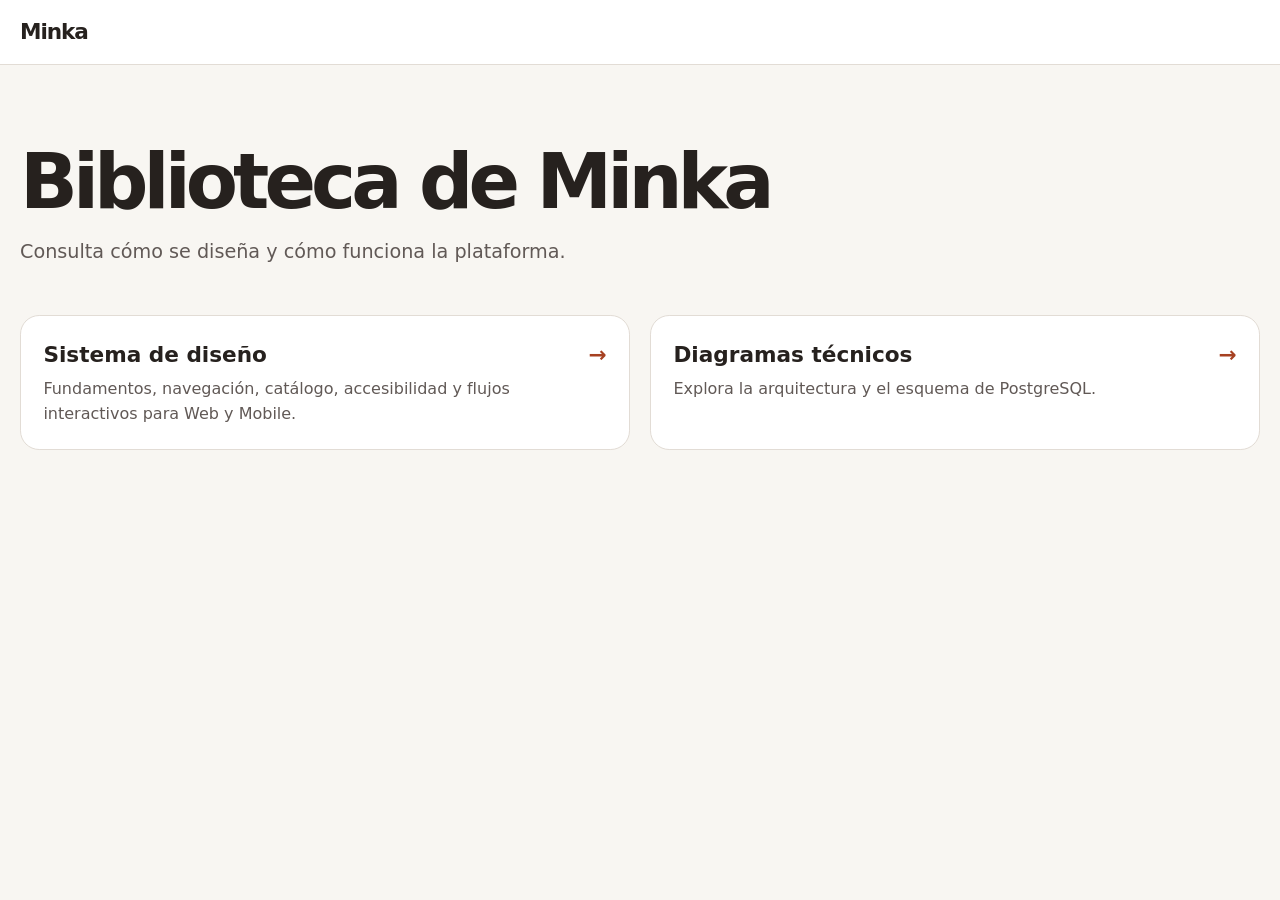
<file: index.html>
<!doctype html>
<html lang="es-PE">
<head>
    <meta charset="utf-8">
    <meta name="viewport" content="width=device-width, initial-scale=1">
    <title>Biblioteca de Minka</title>
    <link rel="stylesheet" href="diagramas/diagramas.css">
</head>
<body>
    <header class="site-header">
        <div class="page header-row">
            <a class="wordmark" href="index.html">Minka</a>
        </div>
    </header>
    <main class="page">
        <div class="page-heading">
            <h1>Biblioteca de Minka</h1>
            <p>Consulta cómo se diseña y cómo funciona la plataforma.</p>
        </div>
        <ul class="diagram-grid">
            <li><a class="diagram-card" href="design-system/index.html">
                <div class="card-content">
                    <h2>Sistema de diseño <span aria-hidden="true">→</span></h2>
                    <p>Fundamentos, navegación, catálogo, accesibilidad y flujos interactivos para Web y Mobile.</p>
                </div>
            </a></li>
            <li><a class="diagram-card" href="diagramas/index.html">
                <div class="card-content">
                    <h2>Diagramas técnicos <span aria-hidden="true">→</span></h2>
                    <p>Explora la arquitectura y el esquema de PostgreSQL.</p>
                </div>
            </a></li>
        </ul>
    </main>
</body>
</html>
</file>
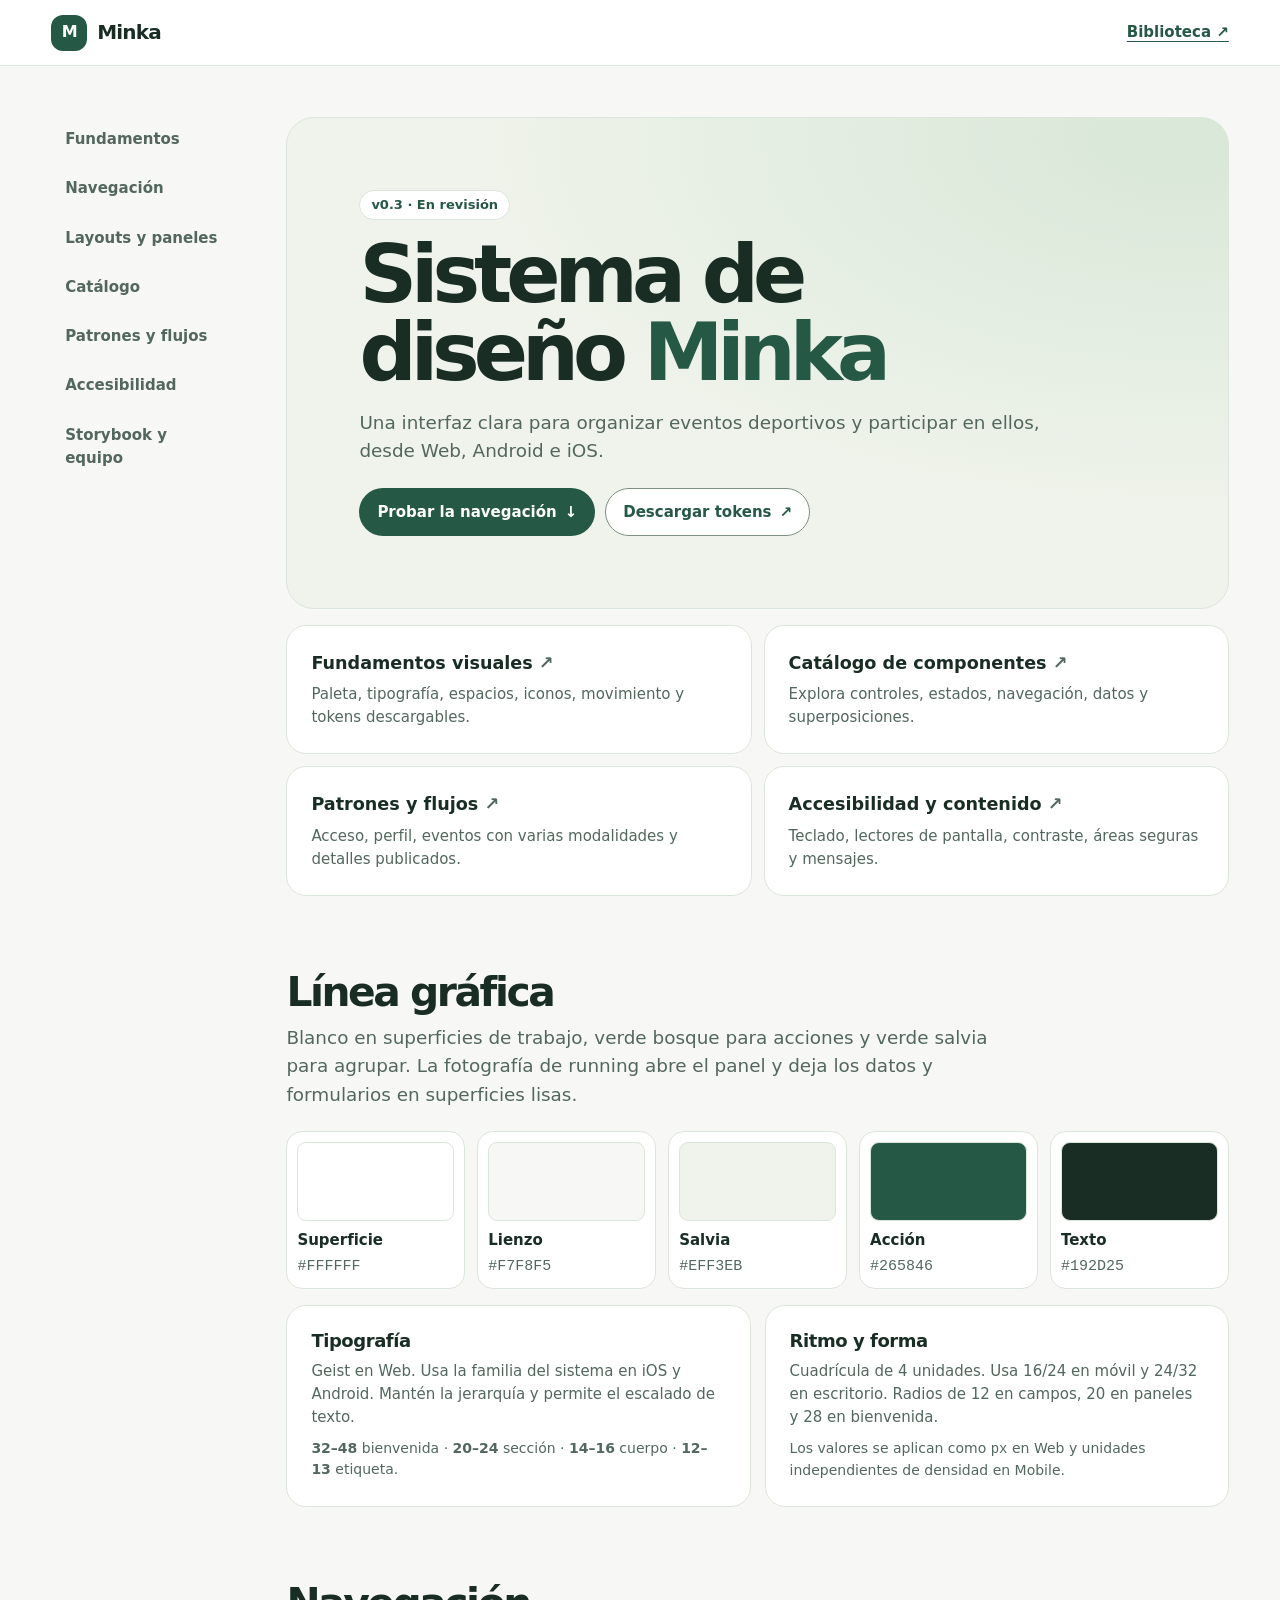
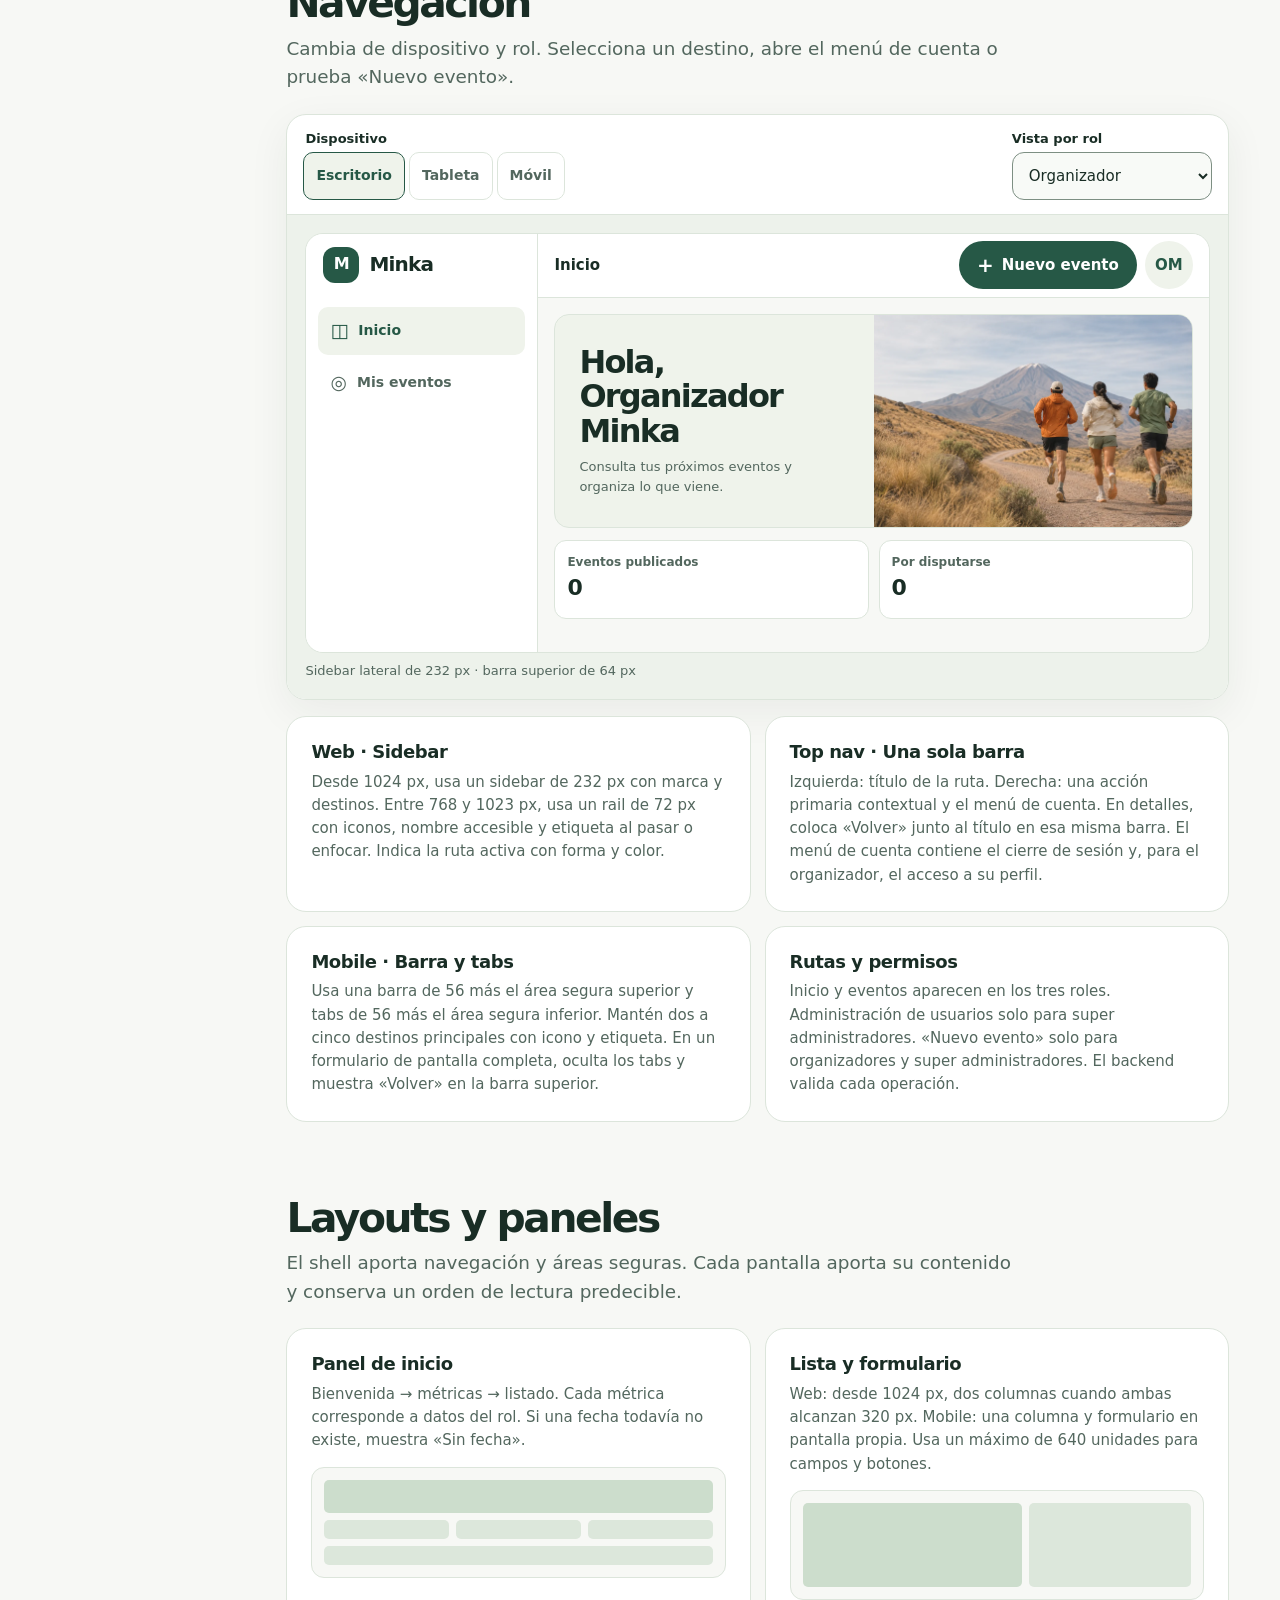
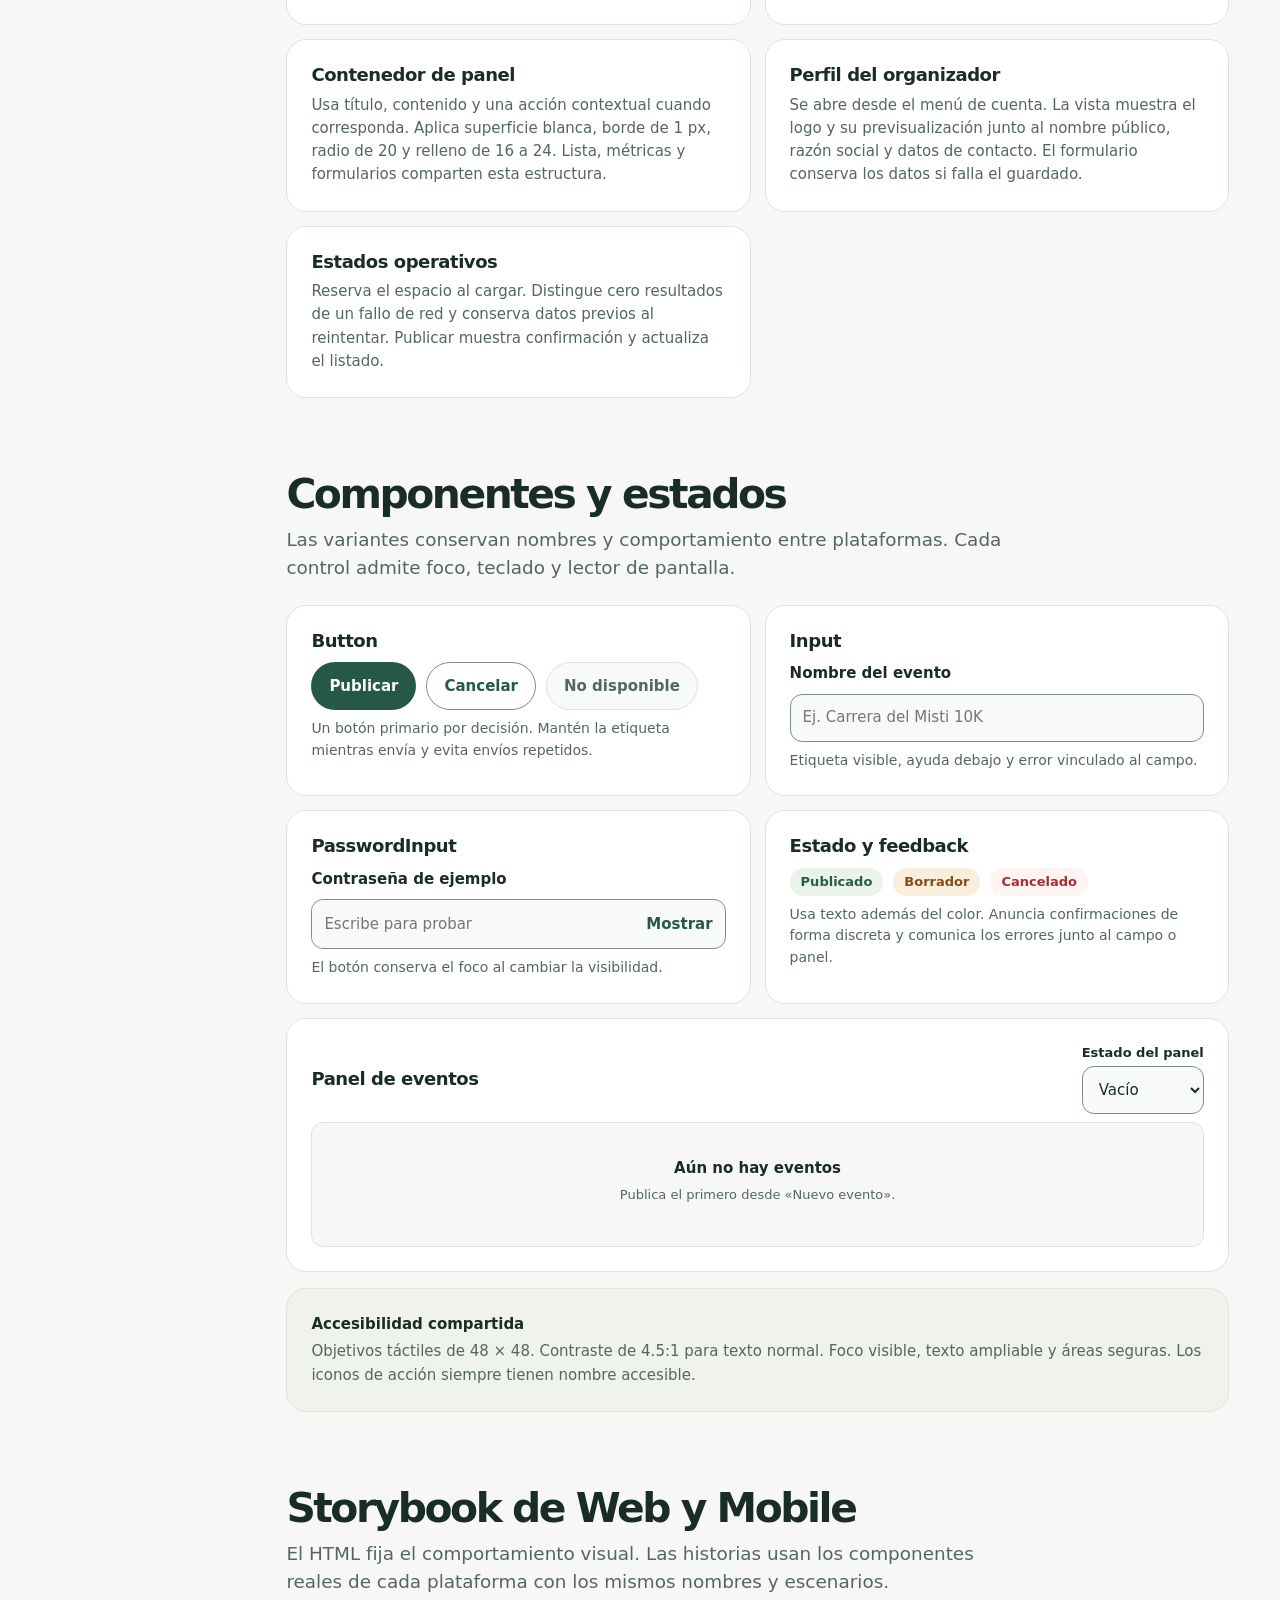
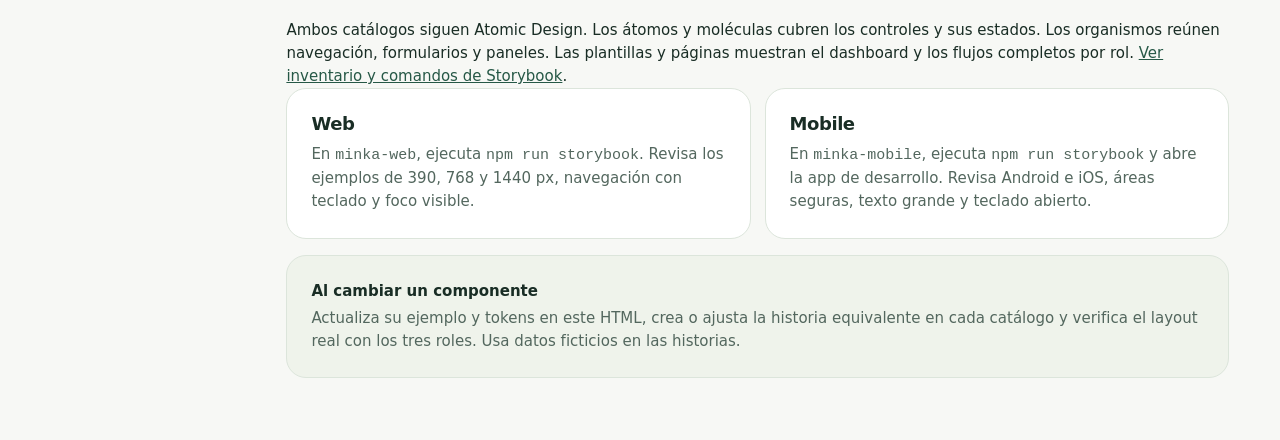
<file: design-system/index.html>
<!doctype html>
<html lang="es-PE">
    <head>
        <meta charset="utf-8" />
        <meta name="viewport" content="width=device-width, initial-scale=1" />
        <meta name="description" content="Sistema de diseño de Minka para Web, Android e iOS." />
        <title>Sistema de diseño · Minka</title>
        <link rel="stylesheet" href="tokens.css" />
        <link rel="stylesheet" href="design-system.css" />
        <link rel="stylesheet" href="preview.css" />
        <link rel="stylesheet" href="reference.css" />
        <script src="preview.js" defer></script>
        <link rel="stylesheet" href="controles.css" />
        <script src="controles.js" defer></script>
    </head>
    <body>
        <a class="skip" href="#contenido">Ir al contenido</a>
        <header class="site-header">
            <div class="site-inner">
                <a class="brand" href="../index.html"
                    ><span class="mark" aria-hidden="true">M</span> Minka</a
                >
                <a href="../index.html" class="text-link">Biblioteca <span aria-hidden="true">↗</span></a>
            </div>
        </header>

        <div class="doc-layout">
            <nav class="doc-nav" aria-label="Contenido del sistema de diseño">
                <a href="fundamentos.html">Fundamentos</a>
                <a href="#navegacion">Navegación</a>
                <a href="#layouts">Layouts y paneles</a>
                <a href="catalogo.html">Catálogo</a>
                <a href="patrones.html">Patrones y flujos</a>
                <a href="accesibilidad.html">Accesibilidad</a>
                <a href="equipo.html">Storybook y equipo</a>
            </nav>

            <main id="contenido" class="doc-main" tabindex="-1">
                <header class="intro">
                    <span class="tag">v0.3 · En revisión</span>
                    <h1>Sistema de diseño <span>Minka</span></h1>
                    <p>
                        Una interfaz clara para organizar eventos deportivos y participar en ellos, desde
                        Web, Android e iOS.
                    </p>
                    <div class="intro-actions">
                        <a class="button primary" href="#navegacion"
                            >Probar la navegación <span aria-hidden="true">↓</span></a
                        >
                        <a class="button secondary" href="tokens.css" download
                            >Descargar tokens <span aria-hidden="true">↗</span></a
                        >
                    </div>
                </header>

                <section aria-label="Capítulos" class="chapter-grid">
                    <a href="fundamentos.html"
                        ><strong>Fundamentos visuales <span aria-hidden="true">↗</span></strong
                        ><span
                            >Paleta, tipografía, espacios, iconos, movimiento y tokens descargables.</span
                        ></a
                    >
                    <a href="catalogo.html"
                        ><strong>Catálogo de componentes <span aria-hidden="true">↗</span></strong
                        ><span>Explora controles, estados, navegación, datos y superposiciones.</span></a
                    >
                    <a href="patrones.html"
                        ><strong>Patrones y flujos <span aria-hidden="true">↗</span></strong
                        ><span
                            >Acceso, perfil, eventos con varias modalidades y detalles publicados.</span
                        ></a
                    >
                    <a href="accesibilidad.html"
                        ><strong>Accesibilidad y contenido <span aria-hidden="true">↗</span></strong
                        ><span>Teclado, lectores de pantalla, contraste, áreas seguras y mensajes.</span></a
                    >
                </section>

                <section class="doc-section" id="principios" aria-labelledby="visual-heading">
                    <h2 id="visual-heading">Línea gráfica</h2>
                    <p class="lede">
                        Blanco en superficies de trabajo, verde bosque para acciones y verde salvia para
                        agrupar. La fotografía de running abre el panel y deja los datos y formularios en
                        superficies lisas.
                    </p>
                    <div class="swatches">
                        <div class="swatch">
                            <span style="background: var(--surface)"></span><strong>Superficie</strong
                            ><code>#FFFFFF</code>
                        </div>
                        <div class="swatch">
                            <span style="background: var(--canvas)"></span><strong>Lienzo</strong
                            ><code>#F7F8F5</code>
                        </div>
                        <div class="swatch">
                            <span style="background: var(--surface-subtle)"></span><strong>Salvia</strong
                            ><code>#EFF3EB</code>
                        </div>
                        <div class="swatch">
                            <span style="background: var(--brand)"></span><strong>Acción</strong
                            ><code>#265846</code>
                        </div>
                        <div class="swatch">
                            <span style="background: var(--ink)"></span><strong>Texto</strong
                            ><code>#192D25</code>
                        </div>
                    </div>
                    <div class="spec-grid">
                        <article class="spec">
                            <h3>Tipografía</h3>
                            <p>
                                Geist en Web. Usa la familia del sistema en iOS y Android. Mantén la
                                jerarquía y permite el escalado de texto.
                            </p>
                            <p class="scale">
                                <strong>32–48</strong> bienvenida · <strong>20–24</strong> sección ·
                                <strong>14–16</strong> cuerpo · <strong>12–13</strong> etiqueta.
                            </p>
                        </article>
                        <article class="spec">
                            <h3>Ritmo y forma</h3>
                            <p>
                                Cuadrícula de 4 unidades. Usa 16/24 en móvil y 24/32 en escritorio. Radios
                                de 12 en campos, 20 en paneles y 28 en bienvenida.
                            </p>
                            <p class="scale">
                                Los valores se aplican como <code>px</code> en Web y unidades independientes
                                de densidad en Mobile.
                            </p>
                        </article>
                    </div>
                </section>

                <section class="doc-section" id="navegacion" aria-labelledby="nav-heading">
                    <h2 id="nav-heading">Navegación</h2>
                    <p class="lede">
                        Cambia de dispositivo y rol. Selecciona un destino, abre el menú de cuenta o prueba
                        «Nuevo evento».
                    </p>

                    <div class="lab">
                        <div class="lab-controls">
                            <fieldset class="segments">
                                <legend>Dispositivo</legend>
                                <label
                                    ><input type="radio" name="device" value="desktop" checked /><span
                                        >Escritorio</span
                                    ></label
                                >
                                <label
                                    ><input type="radio" name="device" value="tablet" /><span
                                        >Tableta</span
                                    ></label
                                >
                                <label
                                    ><input type="radio" name="device" value="mobile" /><span
                                        >Móvil</span
                                    ></label
                                >
                            </fieldset>
                            <div class="role-control">
                                <label for="role">Vista por rol</label>
                                <select id="role">
                                    <option value="organizer">Organizador</option>
                                    <option value="runner">Runner</option>
                                    <option value="super_admin">Super administrador</option>
                                </select>
                            </div>
                        </div>

                        <div class="stage">
                            <div class="app-preview" id="app-preview" data-device="desktop">
                                <aside class="app-sidebar">
                                    <div class="brand app-brand">
                                        <span class="mark" aria-hidden="true">M</span
                                        ><span class="nav-label">Minka</span>
                                    </div>
                                    <nav class="app-destinations" aria-label="Destinos de la aplicación">
                                        <button
                                            type="button"
                                            data-page="home"
                                            aria-current="page"
                                            title="Inicio"
                                        >
                                            <span aria-hidden="true">◫</span
                                            ><span class="nav-label">Inicio</span>
                                        </button>
                                        <button type="button" data-page="races" title="Mis eventos">
                                            <span aria-hidden="true">◎</span
                                            ><span class="nav-label" data-races-label>Mis eventos</span>
                                        </button>
                                        <button type="button" data-page="accounts" title="Usuarios" hidden>
                                            <span aria-hidden="true">◉</span
                                            ><span class="nav-label">Usuarios</span>
                                        </button>
                                    </nav>
                                </aside>

                                <div class="app-workspace">
                                    <header class="app-topbar">
                                        <div class="app-route">
                                            <strong id="screen-title">Inicio</strong>
                                        </div>
                                        <div class="app-actions">
                                            <button
                                                class="button primary new-race"
                                                id="new-race"
                                                type="button"
                                                aria-label="Nuevo evento"
                                            >
                                                <span aria-hidden="true">+</span
                                                ><span class="action-text">Nuevo evento</span>
                                            </button>
                                            <details class="account-menu">
                                                <summary aria-label="Menú de la cuenta">
                                                    <span id="initials" aria-hidden="true">OM</span>
                                                </summary>
                                                <div class="account-popup">
                                                    <strong id="account-name">Organizador Minka</strong>
                                                    <span id="account-role" class="muted">Organizador</span>
                                                    <a
                                                        id="preview-organizer-profile"
                                                        href="patrones.html#perfil"
                                                        >Perfil del organizador</a
                                                    >
                                                    <button type="button" id="sign-out">
                                                        Cerrar sesión
                                                    </button>
                                                </div>
                                            </details>
                                        </div>
                                    </header>

                                    <div class="app-content" id="preview-content" aria-live="polite">
                                        <div id="home-view">
                                            <div class="preview-hero">
                                                <div>
                                                    <h3 id="greeting">Hola, Organizador Minka</h3>
                                                    <p id="welcome-copy">
                                                        Consulta tus próximos eventos y organiza lo que
                                                        viene.
                                                    </p>
                                                </div>
                                                <img
                                                    src="running-arequipa.webp"
                                                    alt=""
                                                    width="1280"
                                                    height="853"
                                                />
                                            </div>
                                            <div class="metrics" aria-label="Resumen de eventos">
                                                <div>
                                                    <span id="first-metric-label">Eventos publicados</span
                                                    ><strong class="race-count">0</strong>
                                                </div>
                                                <div>
                                                    <span>Por disputarse</span
                                                    ><strong class="race-count">0</strong>
                                                </div>
                                            </div>
                                        </div>
                                        <section id="races-view" class="app-card" hidden>
                                            <div class="empty-state" id="races-empty">
                                                <span aria-hidden="true">◎</span
                                                ><strong>Aún no hay eventos</strong>
                                                <p id="races-empty-hint">
                                                    Usa «Nuevo evento» para publicar el primero.
                                                </p>
                                            </div>
                                            <ul id="sample-races" class="sample-list"></ul>
                                        </section>
                                        <section id="accounts-view" class="app-card" hidden>
                                            <div class="demo-account">
                                                <div>
                                                    <strong>Organizador Minka</strong>
                                                    <p>Cuenta de ejemplo</p>
                                                </div>
                                                <span class="tag">Organizador</span>
                                            </div>
                                            <div class="demo-account">
                                                <div>
                                                    <strong>Runner Minka</strong>
                                                    <p>Cuenta de ejemplo</p>
                                                </div>
                                                <span class="tag">Runner</span>
                                            </div>
                                        </section>
                                        <div id="signed-out-view" class="app-card empty-state" hidden>
                                            <strong>Sesión cerrada en la maqueta</strong>
                                            <button
                                                type="button"
                                                class="button secondary"
                                                id="reset-session"
                                            >
                                                Volver al panel
                                            </button>
                                        </div>
                                    </div>
                                </div>

                                <nav
                                    class="app-destinations app-tabs"
                                    aria-label="Destinos de la aplicación"
                                >
                                    <button type="button" data-page="home" aria-current="page">
                                        <span aria-hidden="true">◫</span><span>Inicio</span>
                                    </button>
                                    <button type="button" data-page="races">
                                        <span aria-hidden="true">◎</span
                                        ><span data-races-label>Mis eventos</span>
                                    </button>
                                    <button type="button" data-page="accounts" hidden>
                                        <span aria-hidden="true">◉</span><span>Usuarios</span>
                                    </button>
                                </nav>
                            </div>
                            <p class="stage-caption" id="device-note">
                                Sidebar lateral de 232 px · barra superior de 64 px
                            </p>
                        </div>
                    </div>

                    <div class="spec-grid nav-specs">
                        <article class="spec">
                            <h3>Web · Sidebar</h3>
                            <p>
                                Desde 1024 px, usa un sidebar de 232 px con marca y destinos. Entre 768 y
                                1023 px, usa un rail de 72 px con iconos, nombre accesible y etiqueta al
                                pasar o enfocar. Indica la ruta activa con forma y color.
                            </p>
                        </article>
                        <article class="spec">
                            <h3>Top nav · Una sola barra</h3>
                            <p>
                                Izquierda: título de la ruta. Derecha: una acción primaria contextual y el
                                menú de cuenta. En detalles, coloca «Volver» junto al título en esa misma
                                barra. El menú de cuenta contiene el cierre de sesión y, para el
                                organizador, el acceso a su perfil.
                            </p>
                        </article>
                        <article class="spec">
                            <h3>Mobile · Barra y tabs</h3>
                            <p>
                                Usa una barra de 56 más el área segura superior y tabs de 56 más el área
                                segura inferior. Mantén dos a cinco destinos principales con icono y
                                etiqueta. En un formulario de pantalla completa, oculta los tabs y muestra
                                «Volver» en la barra superior.
                            </p>
                        </article>
                        <article class="spec">
                            <h3>Rutas y permisos</h3>
                            <p>
                                Inicio y eventos aparecen en los tres roles. Administración de usuarios solo
                                para super administradores. «Nuevo evento» solo para organizadores y super
                                administradores. El backend valida cada operación.
                            </p>
                        </article>
                    </div>
                </section>

                <section class="doc-section" id="layouts" aria-labelledby="layouts-heading">
                    <h2 id="layouts-heading">Layouts y paneles</h2>
                    <p class="lede">
                        El shell aporta navegación y áreas seguras. Cada pantalla aporta su contenido y
                        conserva un orden de lectura predecible.
                    </p>
                    <div class="spec-grid">
                        <article class="spec layout-spec">
                            <h3>Panel de inicio</h3>
                            <p>
                                Bienvenida → métricas → listado. Cada métrica corresponde a datos del rol.
                                Si una fecha todavía no existe, muestra «Sin fecha».
                            </p>
                            <div class="wire">
                                <i></i>
                                <div><i></i><i></i><i></i></div>
                                <i></i>
                            </div>
                        </article>
                        <article class="spec layout-spec">
                            <h3>Lista y formulario</h3>
                            <p>
                                Web: desde 1024 px, dos columnas cuando ambas alcanzan 320 px. Mobile: una
                                columna y formulario en pantalla propia. Usa un máximo de 640 unidades para
                                campos y botones.
                            </p>
                            <div class="wire wire-split"><i></i><i></i></div>
                        </article>
                        <article class="spec">
                            <h3>Contenedor de panel</h3>
                            <p>
                                Usa título, contenido y una acción contextual cuando corresponda. Aplica
                                superficie blanca, borde de 1 px, radio de 20 y relleno de 16 a 24. Lista,
                                métricas y formularios comparten esta estructura.
                            </p>
                        </article>
                        <article class="spec" id="perfil-organizador">
                            <h3>Perfil del organizador</h3>
                            <p>
                                Se abre desde el menú de cuenta. La vista muestra el logo y su
                                previsualización junto al nombre público, razón social y datos de contacto.
                                El formulario conserva los datos si falla el guardado.
                            </p>
                        </article>
                        <article class="spec">
                            <h3>Estados operativos</h3>
                            <p>
                                Reserva el espacio al cargar. Distingue cero resultados de un fallo de red y
                                conserva datos previos al reintentar. Publicar muestra confirmación y
                                actualiza el listado.
                            </p>
                        </article>
                    </div>
                </section>

                <section class="doc-section" id="componentes" aria-labelledby="components-heading">
                    <h2 id="components-heading">Componentes y estados</h2>
                    <p class="lede">
                        Las variantes conservan nombres y comportamiento entre plataformas. Cada control
                        admite foco, teclado y lector de pantalla.
                    </p>
                    <div class="component-board">
                        <article class="sample">
                            <h3>Button</h3>
                            <div class="sample-row">
                                <button
                                    type="button"
                                    class="button primary"
                                    data-example="Acción primaria seleccionada."
                                >
                                    Publicar</button
                                ><button
                                    type="button"
                                    class="button secondary"
                                    data-example="Acción secundaria seleccionada."
                                >
                                    Cancelar</button
                                ><button type="button" class="button secondary" disabled>
                                    No disponible
                                </button>
                            </div>
                            <p id="button-feedback" class="sample-feedback" aria-live="polite" hidden></p>
                            <p>
                                Un botón primario por decisión. Mantén la etiqueta mientras envía y evita
                                envíos repetidos.
                            </p>
                        </article>
                        <article class="sample">
                            <h3>Input</h3>
                            <label for="example-input">Nombre del evento</label
                            ><input
                                id="example-input"
                                placeholder="Ej. Carrera del Misti 10K"
                                aria-describedby="example-hint"
                            />
                            <p id="example-hint">
                                Etiqueta visible, ayuda debajo y error vinculado al campo.
                            </p>
                        </article>
                        <article class="sample">
                            <h3>PasswordInput</h3>
                            <label for="example-password">Contraseña de ejemplo</label>
                            <div class="password-field">
                                <input
                                    id="example-password"
                                    type="password"
                                    autocomplete="off"
                                    placeholder="Escribe para probar"
                                /><button
                                    type="button"
                                    id="toggle-password"
                                    aria-controls="example-password"
                                >
                                    Mostrar
                                </button>
                            </div>
                            <p>El botón conserva el foco al cambiar la visibilidad.</p>
                        </article>
                        <article class="sample">
                            <h3>Estado y feedback</h3>
                            <div class="sample-row">
                                <span class="status success">Publicado</span
                                ><span class="status warning">Borrador</span
                                ><span class="status danger">Cancelado</span>
                            </div>
                            <p>
                                Usa texto además del color. Anuncia confirmaciones de forma discreta y
                                comunica los errores junto al campo o panel.
                            </p>
                        </article>
                    </div>
                    <article class="sample panel-demo">
                        <div class="panel-demo-header">
                            <h3>Panel de eventos</h3>
                            <div class="role-control">
                                <label for="panel-status">Estado del panel</label>
                                <select id="panel-status">
                                    <option value="empty">Vacío</option>
                                    <option value="loading">Cargando</option>
                                    <option value="error">Error</option>
                                    <option value="ready">Con datos</option>
                                </select>
                            </div>
                        </div>
                        <div class="panel-example" aria-live="polite">
                            <div class="empty-state" data-panel="empty">
                                <strong>Aún no hay eventos</strong>
                                <p>Publica el primero desde «Nuevo evento».</p>
                            </div>
                            <div class="skeleton" data-panel="loading" hidden>
                                <p>Cargando eventos…</p>
                                <span></span><span></span>
                            </div>
                            <div class="panel-error" data-panel="error" hidden>
                                <strong>No se pudieron cargar los eventos.</strong>
                                <p>Comprueba tu conexión e inténtalo de nuevo.</p>
                                <button type="button" class="button secondary" id="retry-panel">
                                    Reintentar
                                </button>
                            </div>
                            <div class="demo-account" data-panel="ready" hidden>
                                <div>
                                    <strong>Carrera del Misti 10K</strong>
                                    <p>Arequipa · 20 de marzo</p>
                                </div>
                                <span class="status success">Publicado</span>
                            </div>
                        </div>
                    </article>
                    <aside class="note">
                        <strong>Accesibilidad compartida</strong>
                        <p>
                            Objetivos táctiles de 48 × 48. Contraste de 4.5:1 para texto normal. Foco
                            visible, texto ampliable y áreas seguras. Los iconos de acción siempre tienen
                            nombre accesible.
                        </p>
                    </aside>
                </section>

                <section class="doc-section" id="storybook" aria-labelledby="stories-heading">
                    <h2 id="stories-heading">Storybook de Web y Mobile</h2>
                    <p class="lede">
                        El HTML fija el comportamiento visual. Las historias usan los componentes reales de
                        cada plataforma con los mismos nombres y escenarios.
                    </p>
                    <p>
                        Ambos catálogos siguen Atomic Design. Los átomos y moléculas cubren los controles
                        y sus estados. Los organismos reúnen navegación, formularios y paneles. Las
                        plantillas y páginas muestran el dashboard y los flujos completos por rol.
                        <a href="equipo.html#storybook">Ver inventario y comandos de Storybook</a>.
                    </p>
                    <div class="spec-grid">
                        <article class="spec">
                            <h3>Web</h3>
                            <p>
                                En <code>minka-web</code>, ejecuta <code>npm run storybook</code>. Revisa
                                los ejemplos de 390, 768 y 1440 px, navegación con teclado y foco
                                visible.
                            </p>
                        </article>
                        <article class="spec">
                            <h3>Mobile</h3>
                            <p>
                                En <code>minka-mobile</code>, ejecuta <code>npm run storybook</code> y abre
                                la app de desarrollo. Revisa Android e iOS, áreas seguras, texto grande y
                                teclado abierto.
                            </p>
                        </article>
                    </div>
                    <aside class="note">
                        <strong>Al cambiar un componente</strong>
                        <p>
                            Actualiza su ejemplo y tokens en este HTML, crea o ajusta la historia
                            equivalente en cada catálogo y verifica el layout real con los tres roles. Usa
                            datos ficticios en las historias.
                        </p>
                    </aside>
                </section>
            </main>
        </div>

        <dialog id="race-dialog" aria-labelledby="dialog-title">
            <form id="sample-form">
                <header>
                    <div>
                        <h2 id="dialog-title">Nuevo evento</h2>
                        <p>Los datos se usan solo en esta maqueta.</p>
                    </div>
                    <button class="button secondary" type="button" id="close-dialog">Volver</button>
                </header>
                <label for="demo-race-name">Nombre del evento</label>
                <input id="demo-race-name" name="name" maxlength="120" required autofocus />
                <label for="demo-race-city">Ciudad</label>
                <input id="demo-race-city" name="city" maxlength="100" required />
                <label for="demo-event-sport">Disciplina</label>
                <select id="demo-event-sport" name="sport" data-searchable>
                    <option>Running</option>
                    <option>Atletismo</option>
                    <option>Trail</option>
                    <option>Triatlón</option>
                    <option>Duatlón</option>
                    <option>Ciclismo</option>
                    <option>Natación</option>
                    <option>Fitness competitivo</option>
                    <option>Otra disciplina</option>
                </select>
                <label for="demo-event-modality">Modalidad (opcional)</label>
                <input
                    id="demo-event-modality"
                    name="modality"
                    maxlength="80"
                    placeholder="Ej. Maratón o Sprint"
                />
                <a href="patrones.html#publicacion">Probar varias modalidades y horarios</a>
                <button class="button primary" type="submit">Añadir a la maqueta</button>
            </form>
        </dialog>
    </body>
</html>
</file>
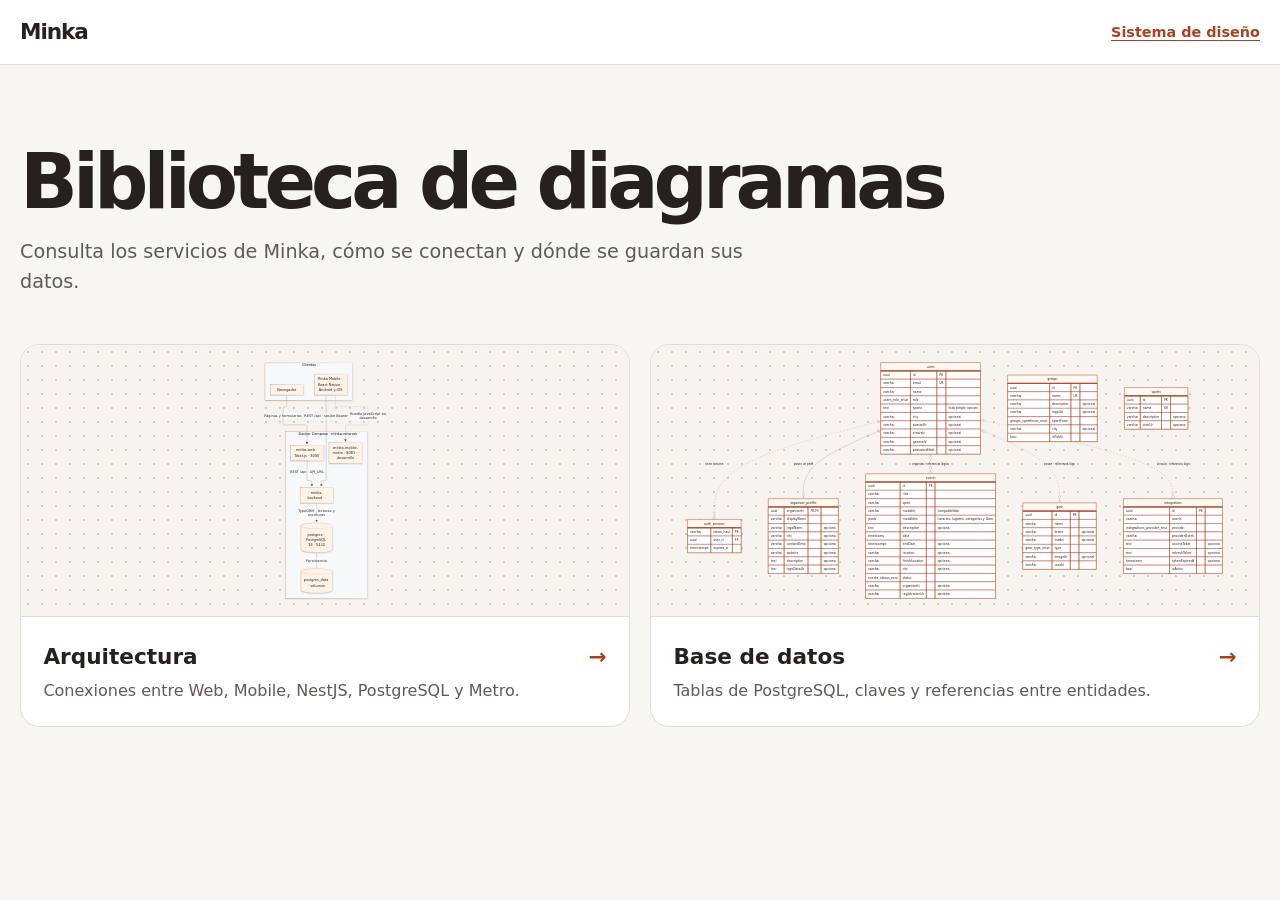
<file: diagramas/index.html>
<!doctype html>
<html lang="es">
<head>
    <meta charset="utf-8">
    <meta name="viewport" content="width=device-width, initial-scale=1">
    <title>Biblioteca de diagramas · Minka</title>
    <link rel="stylesheet" href="diagramas.css">
</head>
<body>
    <header class="site-header">
        <div class="page header-row">
            <a class="wordmark" href="../index.html">Minka</a>
            <nav aria-label="Biblioteca de Minka"><a href="../design-system/index.html">Sistema de diseño</a></nav>
        </div>
    </header>

    <main class="page">
        <div class="page-heading">
            <h1>Biblioteca de diagramas</h1>
            <p>Consulta los servicios de Minka, cómo se conectan y dónde se guardan sus datos.</p>
        </div>

        <ul class="diagram-grid" aria-label="Diagramas disponibles">
            <li>
                <a class="diagram-card" href="arquitectura.html">
                    <div class="card-preview">
                        <img src="recursos/arquitectura.svg" alt="">
                    </div>
                    <div class="card-content">
                        <h2>Arquitectura <span aria-hidden="true">→</span></h2>
                        <p>Conexiones entre Web, Mobile, NestJS, PostgreSQL y Metro.</p>
                    </div>
                </a>
            </li>
            <li>
                <a class="diagram-card" href="base-de-datos.html">
                    <div class="card-preview">
                        <img src="recursos/base-de-datos.svg" alt="">
                    </div>
                    <div class="card-content">
                        <h2>Base de datos <span aria-hidden="true">→</span></h2>
                        <p>Tablas de PostgreSQL, claves y referencias entre entidades.</p>
                    </div>
                </a>
            </li>
        </ul>
    </main>
</body>
</html>
</file>
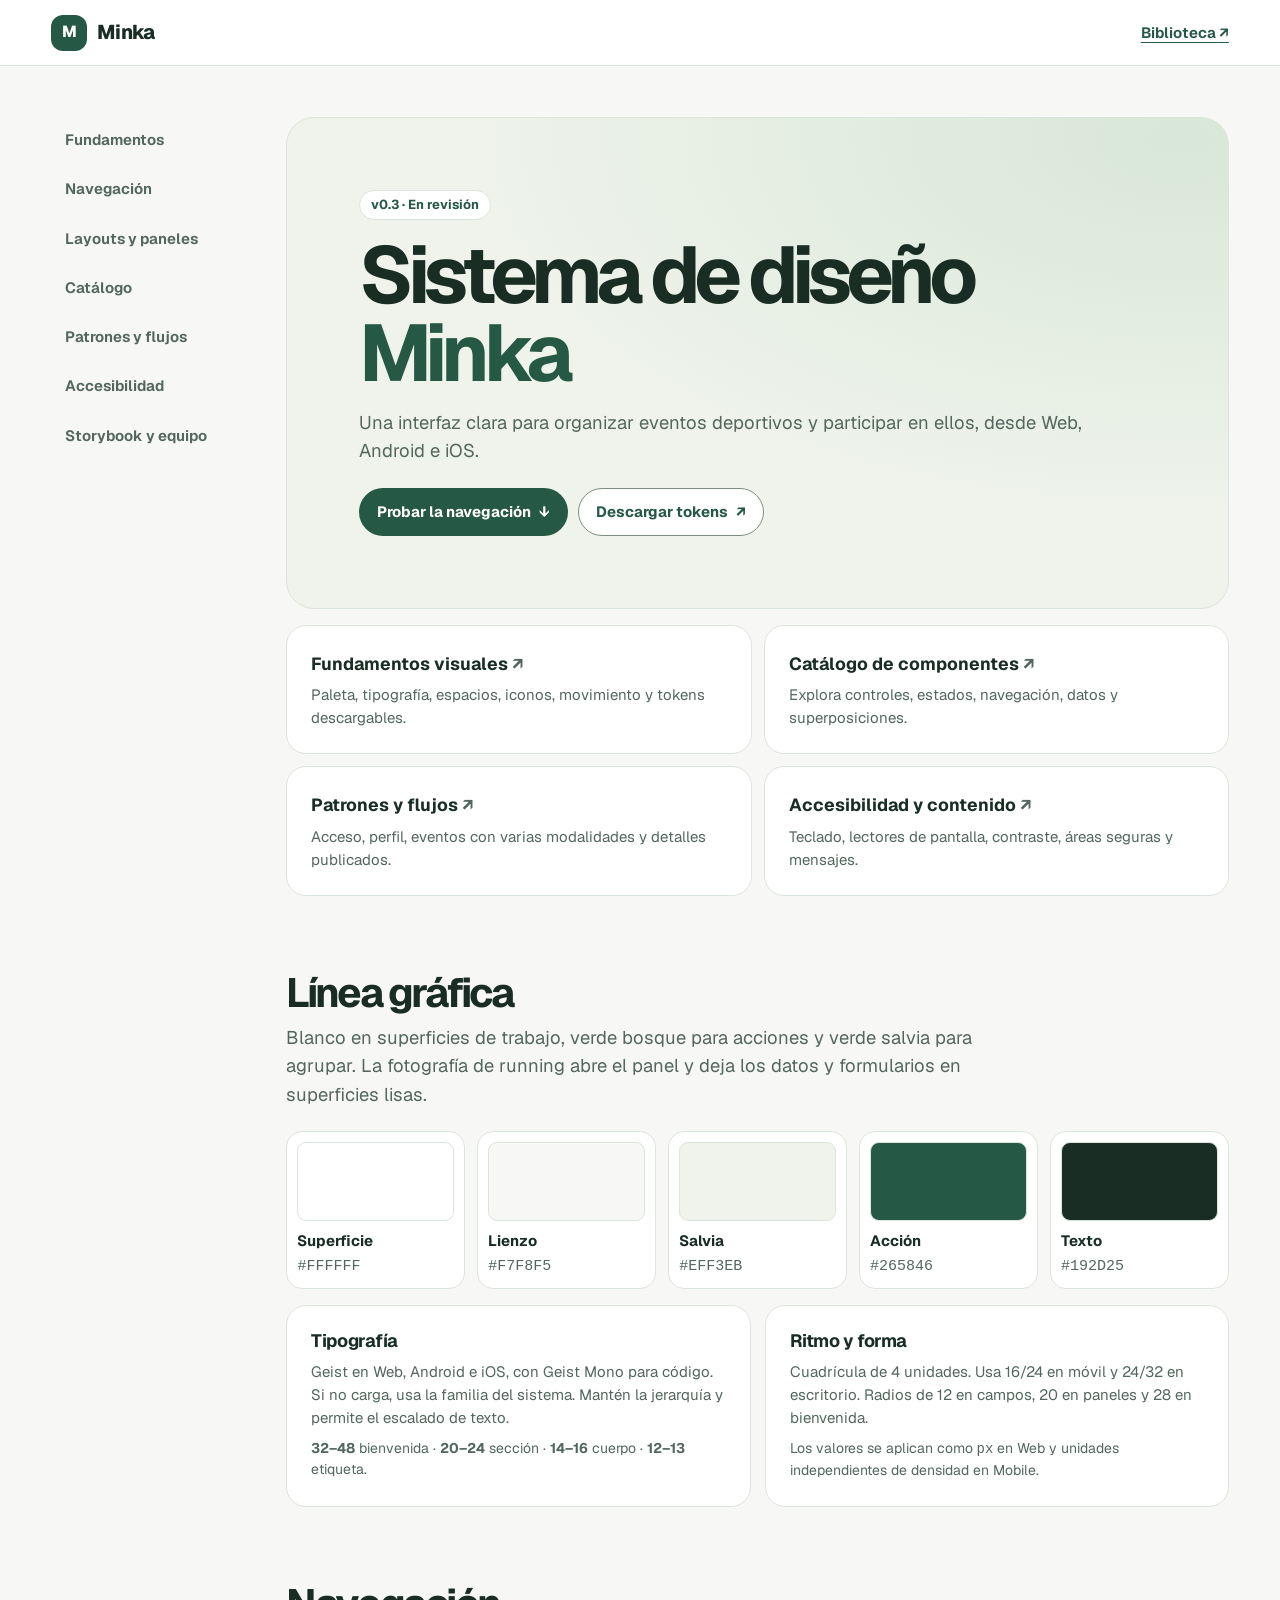
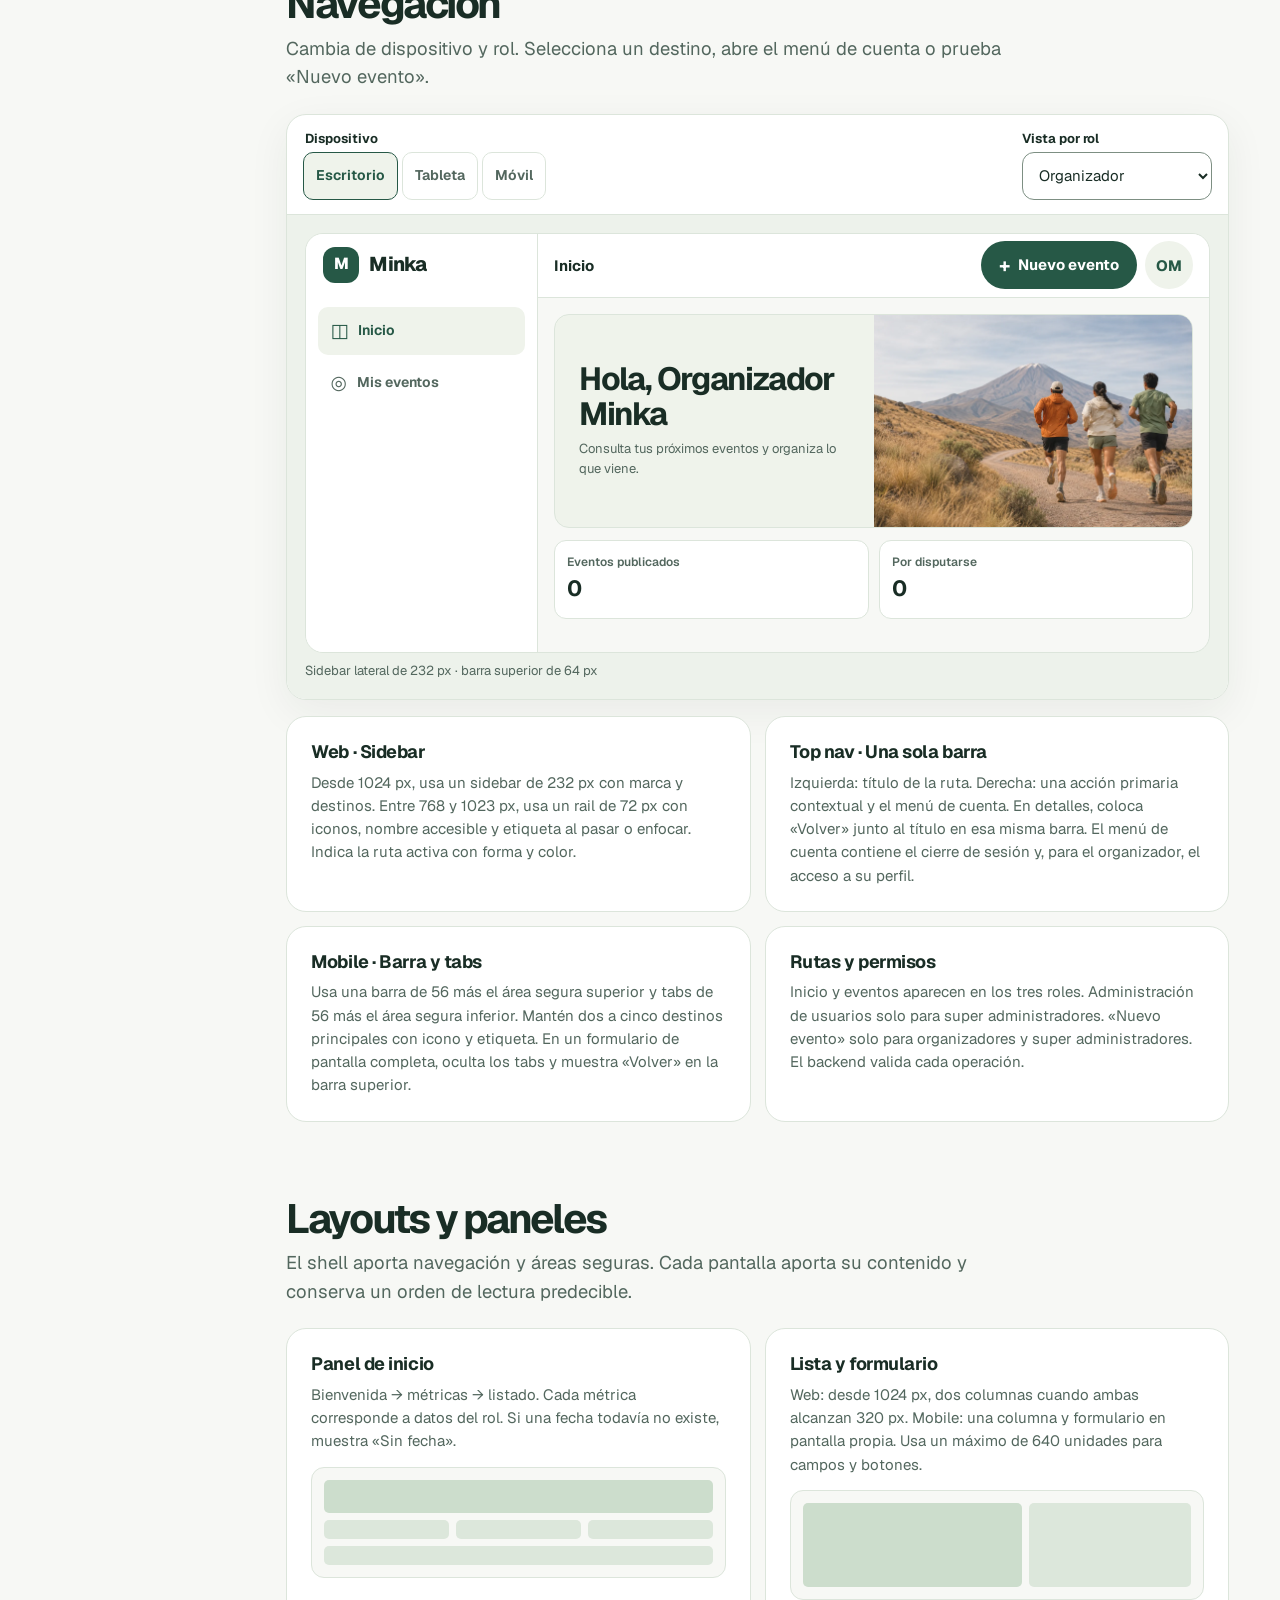
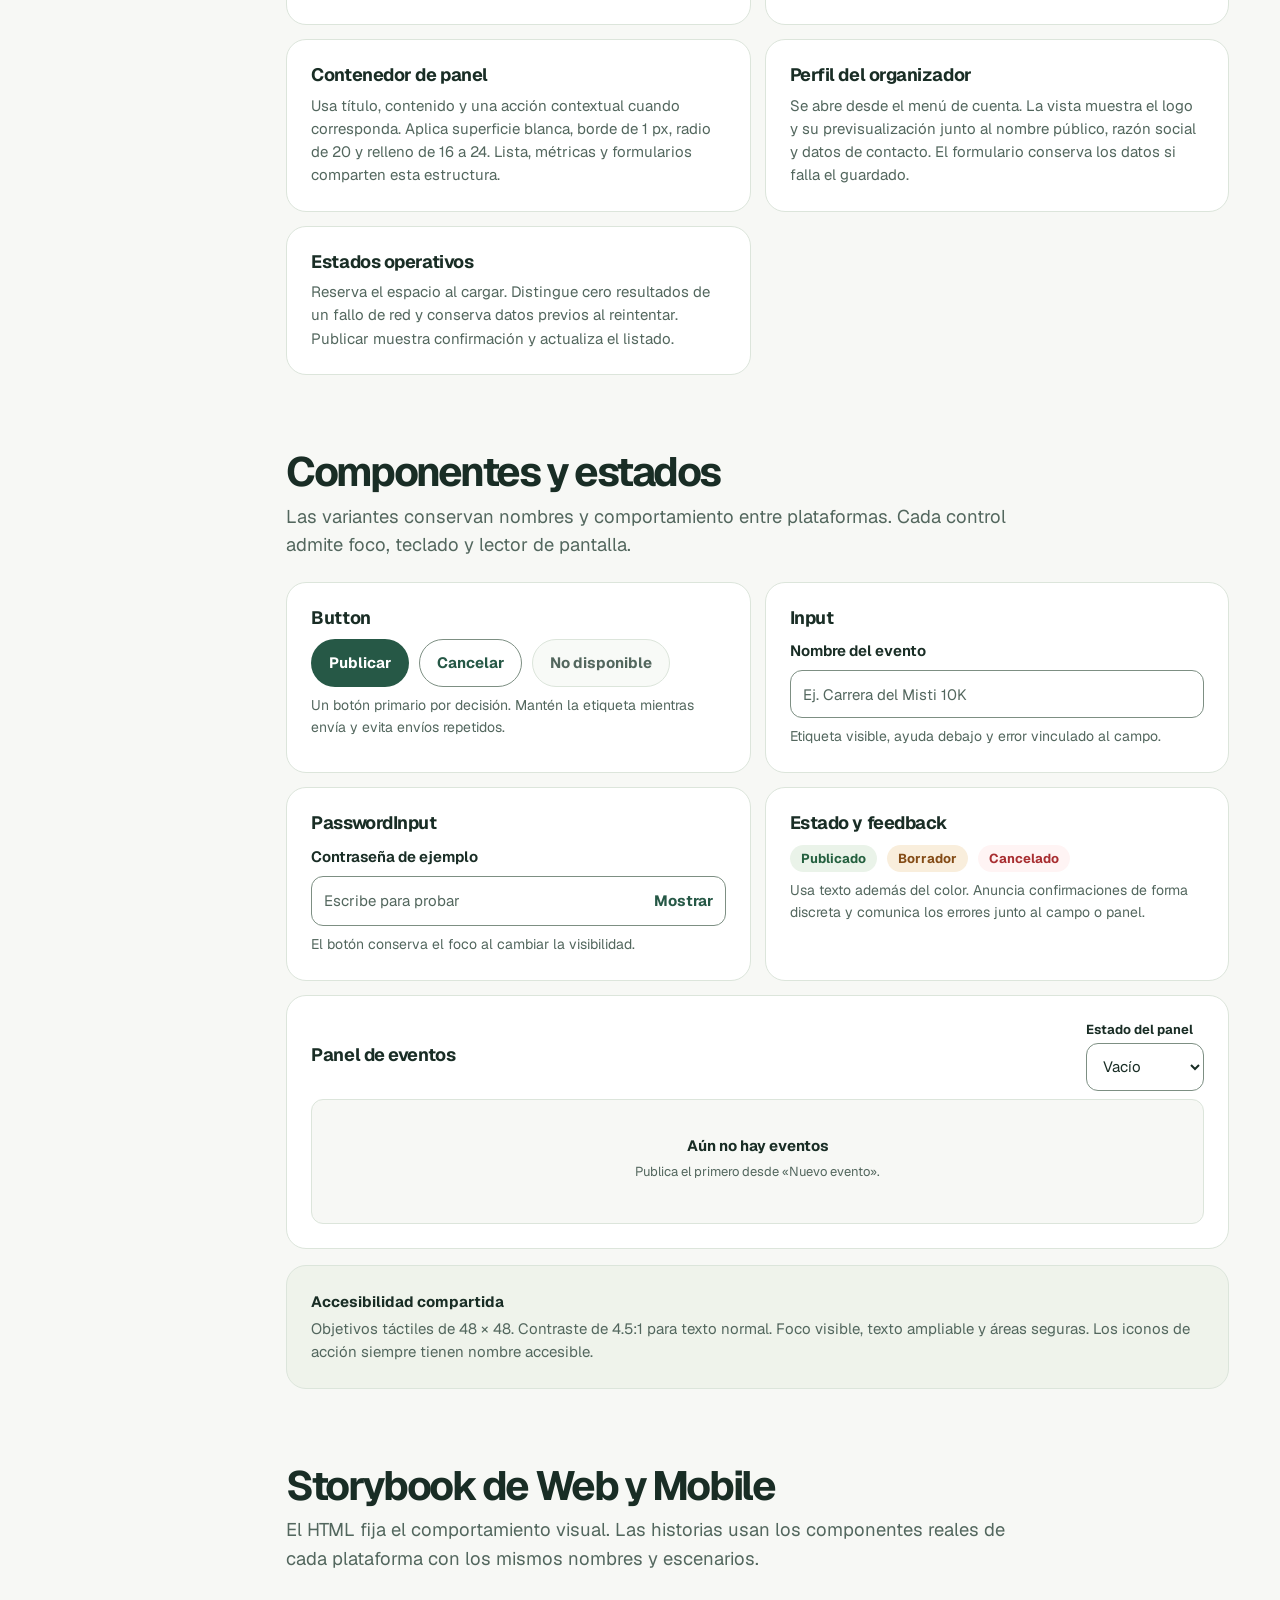
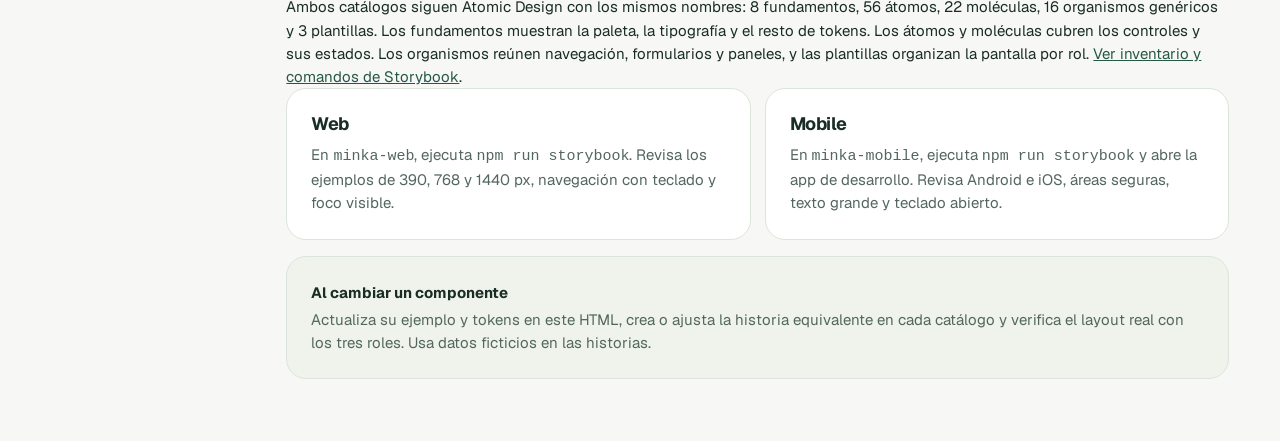
<file: docs/design-system/index.html>
<!doctype html>
<html lang="es-PE">
    <head>
        <meta charset="utf-8" />
        <meta name="viewport" content="width=device-width, initial-scale=1" />
        <meta name="description" content="Sistema de diseño de Minka para Web, Android e iOS." />
        <title>Sistema de diseño · Minka</title>
        <link rel="stylesheet" href="tokens.css" />
        <link rel="stylesheet" href="design-system.css" />
        <link rel="stylesheet" href="preview.css" />
        <link rel="stylesheet" href="reference.css" />
        <script src="preview.js" defer></script>
        <link rel="stylesheet" href="controles.css" />
        <script src="controles.js" defer></script>
    </head>
    <body>
        <a class="skip" href="#contenido">Ir al contenido</a>
        <header class="site-header">
            <div class="site-inner">
                <a class="brand" href="../index.html"
                    ><span class="mark" aria-hidden="true">M</span> Minka</a
                >
                <a href="../index.html" class="text-link">Biblioteca <span aria-hidden="true">↗</span></a>
            </div>
        </header>

        <div class="doc-layout">
            <nav class="doc-nav" aria-label="Contenido del sistema de diseño">
                <a href="fundamentos.html">Fundamentos</a>
                <a href="#navegacion">Navegación</a>
                <a href="#layouts">Layouts y paneles</a>
                <a href="catalogo.html">Catálogo</a>
                <a href="patrones.html">Patrones y flujos</a>
                <a href="accesibilidad.html">Accesibilidad</a>
                <a href="equipo.html">Storybook y equipo</a>
            </nav>

            <main id="contenido" class="doc-main" tabindex="-1">
                <header class="intro">
                    <span class="tag">v0.3 · En revisión</span>
                    <h1>Sistema de diseño <span>Minka</span></h1>
                    <p>
                        Una interfaz clara para organizar eventos deportivos y participar en ellos, desde
                        Web, Android e iOS.
                    </p>
                    <div class="intro-actions">
                        <a class="button primary" href="#navegacion"
                            >Probar la navegación <span aria-hidden="true">↓</span></a
                        >
                        <a class="button secondary" href="tokens.css" download
                            >Descargar tokens <span aria-hidden="true">↗</span></a
                        >
                    </div>
                </header>

                <section aria-label="Capítulos" class="chapter-grid">
                    <a href="fundamentos.html"
                        ><strong>Fundamentos visuales <span aria-hidden="true">↗</span></strong
                        ><span
                            >Paleta, tipografía, espacios, iconos, movimiento y tokens descargables.</span
                        ></a
                    >
                    <a href="catalogo.html"
                        ><strong>Catálogo de componentes <span aria-hidden="true">↗</span></strong
                        ><span>Explora controles, estados, navegación, datos y superposiciones.</span></a
                    >
                    <a href="patrones.html"
                        ><strong>Patrones y flujos <span aria-hidden="true">↗</span></strong
                        ><span
                            >Acceso, perfil, eventos con varias modalidades y detalles publicados.</span
                        ></a
                    >
                    <a href="accesibilidad.html"
                        ><strong>Accesibilidad y contenido <span aria-hidden="true">↗</span></strong
                        ><span>Teclado, lectores de pantalla, contraste, áreas seguras y mensajes.</span></a
                    >
                </section>

                <section class="doc-section" id="principios" aria-labelledby="visual-heading">
                    <h2 id="visual-heading">Línea gráfica</h2>
                    <p class="lede">
                        Blanco en superficies de trabajo, verde bosque para acciones y verde salvia para
                        agrupar. La fotografía de running abre el panel y deja los datos y formularios en
                        superficies lisas.
                    </p>
                    <div class="swatches">
                        <div class="swatch">
                            <span style="background: var(--surface)"></span><strong>Superficie</strong
                            ><code>#FFFFFF</code>
                        </div>
                        <div class="swatch">
                            <span style="background: var(--canvas)"></span><strong>Lienzo</strong
                            ><code>#F7F8F5</code>
                        </div>
                        <div class="swatch">
                            <span style="background: var(--surface-subtle)"></span><strong>Salvia</strong
                            ><code>#EFF3EB</code>
                        </div>
                        <div class="swatch">
                            <span style="background: var(--brand)"></span><strong>Acción</strong
                            ><code>#265846</code>
                        </div>
                        <div class="swatch">
                            <span style="background: var(--ink)"></span><strong>Texto</strong
                            ><code>#192D25</code>
                        </div>
                    </div>
                    <div class="spec-grid">
                        <article class="spec">
                            <h3>Tipografía</h3>
                            <p>
                                Geist en Web, Android e iOS, con Geist Mono para código. Si no carga, usa la
                                familia del sistema. Mantén la jerarquía y permite el escalado de texto.
                            </p>
                            <p class="scale">
                                <strong>32–48</strong> bienvenida · <strong>20–24</strong> sección ·
                                <strong>14–16</strong> cuerpo · <strong>12–13</strong> etiqueta.
                            </p>
                        </article>
                        <article class="spec">
                            <h3>Ritmo y forma</h3>
                            <p>
                                Cuadrícula de 4 unidades. Usa 16/24 en móvil y 24/32 en escritorio. Radios
                                de 12 en campos, 20 en paneles y 28 en bienvenida.
                            </p>
                            <p class="scale">
                                Los valores se aplican como <code>px</code> en Web y unidades independientes
                                de densidad en Mobile.
                            </p>
                        </article>
                    </div>
                </section>

                <section class="doc-section" id="navegacion" aria-labelledby="nav-heading">
                    <h2 id="nav-heading">Navegación</h2>
                    <p class="lede">
                        Cambia de dispositivo y rol. Selecciona un destino, abre el menú de cuenta o prueba
                        «Nuevo evento».
                    </p>

                    <div class="lab">
                        <div class="lab-controls">
                            <fieldset class="segments">
                                <legend>Dispositivo</legend>
                                <label
                                    ><input type="radio" name="device" value="desktop" checked /><span
                                        >Escritorio</span
                                    ></label
                                >
                                <label
                                    ><input type="radio" name="device" value="tablet" /><span
                                        >Tableta</span
                                    ></label
                                >
                                <label
                                    ><input type="radio" name="device" value="mobile" /><span
                                        >Móvil</span
                                    ></label
                                >
                            </fieldset>
                            <div class="role-control">
                                <label for="role">Vista por rol</label>
                                <select id="role">
                                    <option value="organizer">Organizador</option>
                                    <option value="runner">Runner</option>
                                    <option value="super_admin">Super administrador</option>
                                </select>
                            </div>
                        </div>

                        <div class="stage">
                            <div class="app-preview" id="app-preview" data-device="desktop">
                                <aside class="app-sidebar">
                                    <div class="brand app-brand">
                                        <span class="mark" aria-hidden="true">M</span
                                        ><span class="nav-label">Minka</span>
                                    </div>
                                    <nav class="app-destinations" aria-label="Destinos de la aplicación">
                                        <button
                                            type="button"
                                            data-page="home"
                                            aria-current="page"
                                            title="Inicio"
                                        >
                                            <span aria-hidden="true">◫</span
                                            ><span class="nav-label">Inicio</span>
                                        </button>
                                        <button type="button" data-page="races" title="Mis eventos">
                                            <span aria-hidden="true">◎</span
                                            ><span class="nav-label" data-races-label>Mis eventos</span>
                                        </button>
                                        <button type="button" data-page="accounts" title="Usuarios" hidden>
                                            <span aria-hidden="true">◉</span
                                            ><span class="nav-label">Usuarios</span>
                                        </button>
                                    </nav>
                                </aside>

                                <div class="app-workspace">
                                    <header class="app-topbar">
                                        <div class="app-route">
                                            <strong id="screen-title">Inicio</strong>
                                        </div>
                                        <div class="app-actions">
                                            <button
                                                class="button primary new-race"
                                                id="new-race"
                                                type="button"
                                                aria-label="Nuevo evento"
                                            >
                                                <span aria-hidden="true">+</span
                                                ><span class="action-text">Nuevo evento</span>
                                            </button>
                                            <details class="account-menu">
                                                <summary aria-label="Menú de la cuenta">
                                                    <span id="initials" aria-hidden="true">OM</span>
                                                </summary>
                                                <div class="account-popup">
                                                    <strong id="account-name">Organizador Minka</strong>
                                                    <span id="account-role" class="muted">Organizador</span>
                                                    <a
                                                        id="preview-organizer-profile"
                                                        href="patrones.html#perfil"
                                                        >Perfil del organizador</a
                                                    >
                                                    <button type="button" id="sign-out">
                                                        Cerrar sesión
                                                    </button>
                                                </div>
                                            </details>
                                        </div>
                                    </header>

                                    <div class="app-content" id="preview-content" aria-live="polite">
                                        <div id="home-view">
                                            <div class="preview-hero">
                                                <div>
                                                    <h3 id="greeting">Hola, Organizador Minka</h3>
                                                    <p id="welcome-copy">
                                                        Consulta tus próximos eventos y organiza lo que
                                                        viene.
                                                    </p>
                                                </div>
                                                <img
                                                    src="running-arequipa.webp"
                                                    alt=""
                                                    width="1280"
                                                    height="853"
                                                />
                                            </div>
                                            <div class="metrics" aria-label="Resumen de eventos">
                                                <div>
                                                    <span id="first-metric-label">Eventos publicados</span
                                                    ><strong class="race-count">0</strong>
                                                </div>
                                                <div>
                                                    <span>Por disputarse</span
                                                    ><strong class="race-count">0</strong>
                                                </div>
                                            </div>
                                        </div>
                                        <section id="races-view" class="app-card" hidden>
                                            <div class="empty-state" id="races-empty">
                                                <span aria-hidden="true">◎</span
                                                ><strong>Aún no hay eventos</strong>
                                                <p id="races-empty-hint">
                                                    Usa «Nuevo evento» para publicar el primero.
                                                </p>
                                            </div>
                                            <ul id="sample-races" class="sample-list"></ul>
                                        </section>
                                        <section id="accounts-view" class="app-card" hidden>
                                            <div class="demo-account">
                                                <div>
                                                    <strong>Organizador Minka</strong>
                                                    <p>Cuenta de ejemplo</p>
                                                </div>
                                                <span class="tag">Organizador</span>
                                            </div>
                                            <div class="demo-account">
                                                <div>
                                                    <strong>Runner Minka</strong>
                                                    <p>Cuenta de ejemplo</p>
                                                </div>
                                                <span class="tag">Runner</span>
                                            </div>
                                        </section>
                                        <div id="signed-out-view" class="app-card empty-state" hidden>
                                            <strong>Sesión cerrada en la maqueta</strong>
                                            <button
                                                type="button"
                                                class="button secondary"
                                                id="reset-session"
                                            >
                                                Volver al panel
                                            </button>
                                        </div>
                                    </div>
                                </div>

                                <nav
                                    class="app-destinations app-tabs"
                                    aria-label="Destinos de la aplicación"
                                >
                                    <button type="button" data-page="home" aria-current="page">
                                        <span aria-hidden="true">◫</span><span>Inicio</span>
                                    </button>
                                    <button type="button" data-page="races">
                                        <span aria-hidden="true">◎</span
                                        ><span data-races-label>Mis eventos</span>
                                    </button>
                                    <button type="button" data-page="accounts" hidden>
                                        <span aria-hidden="true">◉</span><span>Usuarios</span>
                                    </button>
                                </nav>
                            </div>
                            <p class="stage-caption" id="device-note">
                                Sidebar lateral de 232 px · barra superior de 64 px
                            </p>
                        </div>
                    </div>

                    <div class="spec-grid nav-specs">
                        <article class="spec">
                            <h3>Web · Sidebar</h3>
                            <p>
                                Desde 1024 px, usa un sidebar de 232 px con marca y destinos. Entre 768 y
                                1023 px, usa un rail de 72 px con iconos, nombre accesible y etiqueta al
                                pasar o enfocar. Indica la ruta activa con forma y color.
                            </p>
                        </article>
                        <article class="spec">
                            <h3>Top nav · Una sola barra</h3>
                            <p>
                                Izquierda: título de la ruta. Derecha: una acción primaria contextual y el
                                menú de cuenta. En detalles, coloca «Volver» junto al título en esa misma
                                barra. El menú de cuenta contiene el cierre de sesión y, para el
                                organizador, el acceso a su perfil.
                            </p>
                        </article>
                        <article class="spec">
                            <h3>Mobile · Barra y tabs</h3>
                            <p>
                                Usa una barra de 56 más el área segura superior y tabs de 56 más el área
                                segura inferior. Mantén dos a cinco destinos principales con icono y
                                etiqueta. En un formulario de pantalla completa, oculta los tabs y muestra
                                «Volver» en la barra superior.
                            </p>
                        </article>
                        <article class="spec">
                            <h3>Rutas y permisos</h3>
                            <p>
                                Inicio y eventos aparecen en los tres roles. Administración de usuarios solo
                                para super administradores. «Nuevo evento» solo para organizadores y super
                                administradores. El backend valida cada operación.
                            </p>
                        </article>
                    </div>
                </section>

                <section class="doc-section" id="layouts" aria-labelledby="layouts-heading">
                    <h2 id="layouts-heading">Layouts y paneles</h2>
                    <p class="lede">
                        El shell aporta navegación y áreas seguras. Cada pantalla aporta su contenido y
                        conserva un orden de lectura predecible.
                    </p>
                    <div class="spec-grid">
                        <article class="spec layout-spec">
                            <h3>Panel de inicio</h3>
                            <p>
                                Bienvenida → métricas → listado. Cada métrica corresponde a datos del rol.
                                Si una fecha todavía no existe, muestra «Sin fecha».
                            </p>
                            <div class="wire">
                                <i></i>
                                <div><i></i><i></i><i></i></div>
                                <i></i>
                            </div>
                        </article>
                        <article class="spec layout-spec">
                            <h3>Lista y formulario</h3>
                            <p>
                                Web: desde 1024 px, dos columnas cuando ambas alcanzan 320 px. Mobile: una
                                columna y formulario en pantalla propia. Usa un máximo de 640 unidades para
                                campos y botones.
                            </p>
                            <div class="wire wire-split"><i></i><i></i></div>
                        </article>
                        <article class="spec">
                            <h3>Contenedor de panel</h3>
                            <p>
                                Usa título, contenido y una acción contextual cuando corresponda. Aplica
                                superficie blanca, borde de 1 px, radio de 20 y relleno de 16 a 24. Lista,
                                métricas y formularios comparten esta estructura.
                            </p>
                        </article>
                        <article class="spec" id="perfil-organizador">
                            <h3>Perfil del organizador</h3>
                            <p>
                                Se abre desde el menú de cuenta. La vista muestra el logo y su
                                previsualización junto al nombre público, razón social y datos de contacto.
                                El formulario conserva los datos si falla el guardado.
                            </p>
                        </article>
                        <article class="spec">
                            <h3>Estados operativos</h3>
                            <p>
                                Reserva el espacio al cargar. Distingue cero resultados de un fallo de red y
                                conserva datos previos al reintentar. Publicar muestra confirmación y
                                actualiza el listado.
                            </p>
                        </article>
                    </div>
                </section>

                <section class="doc-section" id="componentes" aria-labelledby="components-heading">
                    <h2 id="components-heading">Componentes y estados</h2>
                    <p class="lede">
                        Las variantes conservan nombres y comportamiento entre plataformas. Cada control
                        admite foco, teclado y lector de pantalla.
                    </p>
                    <div class="component-board">
                        <article class="sample">
                            <h3>Button</h3>
                            <div class="sample-row">
                                <button
                                    type="button"
                                    class="button primary"
                                    data-example="Acción primaria seleccionada."
                                >
                                    Publicar</button
                                ><button
                                    type="button"
                                    class="button secondary"
                                    data-example="Acción secundaria seleccionada."
                                >
                                    Cancelar</button
                                ><button type="button" class="button secondary" disabled>
                                    No disponible
                                </button>
                            </div>
                            <p id="button-feedback" class="sample-feedback" aria-live="polite" hidden></p>
                            <p>
                                Un botón primario por decisión. Mantén la etiqueta mientras envía y evita
                                envíos repetidos.
                            </p>
                        </article>
                        <article class="sample">
                            <h3>Input</h3>
                            <label for="example-input">Nombre del evento</label
                            ><input
                                id="example-input"
                                placeholder="Ej. Carrera del Misti 10K"
                                aria-describedby="example-hint"
                            />
                            <p id="example-hint">
                                Etiqueta visible, ayuda debajo y error vinculado al campo.
                            </p>
                        </article>
                        <article class="sample">
                            <h3>PasswordInput</h3>
                            <label for="example-password">Contraseña de ejemplo</label>
                            <div class="password-field">
                                <input
                                    id="example-password"
                                    type="password"
                                    autocomplete="off"
                                    placeholder="Escribe para probar"
                                /><button
                                    type="button"
                                    id="toggle-password"
                                    aria-controls="example-password"
                                >
                                    Mostrar
                                </button>
                            </div>
                            <p>El botón conserva el foco al cambiar la visibilidad.</p>
                        </article>
                        <article class="sample">
                            <h3>Estado y feedback</h3>
                            <div class="sample-row">
                                <span class="status success">Publicado</span
                                ><span class="status warning">Borrador</span
                                ><span class="status danger">Cancelado</span>
                            </div>
                            <p>
                                Usa texto además del color. Anuncia confirmaciones de forma discreta y
                                comunica los errores junto al campo o panel.
                            </p>
                        </article>
                    </div>
                    <article class="sample panel-demo">
                        <div class="panel-demo-header">
                            <h3>Panel de eventos</h3>
                            <div class="role-control">
                                <label for="panel-status">Estado del panel</label>
                                <select id="panel-status">
                                    <option value="empty">Vacío</option>
                                    <option value="loading">Cargando</option>
                                    <option value="error">Error</option>
                                    <option value="ready">Con datos</option>
                                </select>
                            </div>
                        </div>
                        <div class="panel-example" aria-live="polite">
                            <div class="empty-state" data-panel="empty">
                                <strong>Aún no hay eventos</strong>
                                <p>Publica el primero desde «Nuevo evento».</p>
                            </div>
                            <div class="skeleton" data-panel="loading" hidden>
                                <p>Cargando eventos…</p>
                                <span></span><span></span>
                            </div>
                            <div class="panel-error" data-panel="error" hidden>
                                <strong>No se pudieron cargar los eventos.</strong>
                                <p>Comprueba tu conexión e inténtalo de nuevo.</p>
                                <button type="button" class="button secondary" id="retry-panel">
                                    Reintentar
                                </button>
                            </div>
                            <div class="demo-account" data-panel="ready" hidden>
                                <div>
                                    <strong>Carrera del Misti 10K</strong>
                                    <p>Arequipa · 20 de marzo</p>
                                </div>
                                <span class="status success">Publicado</span>
                            </div>
                        </div>
                    </article>
                    <aside class="note">
                        <strong>Accesibilidad compartida</strong>
                        <p>
                            Objetivos táctiles de 48 × 48. Contraste de 4.5:1 para texto normal. Foco
                            visible, texto ampliable y áreas seguras. Los iconos de acción siempre tienen
                            nombre accesible.
                        </p>
                    </aside>
                </section>

                <section class="doc-section" id="storybook" aria-labelledby="stories-heading">
                    <h2 id="stories-heading">Storybook de Web y Mobile</h2>
                    <p class="lede">
                        El HTML fija el comportamiento visual. Las historias usan los componentes reales de
                        cada plataforma con los mismos nombres y escenarios.
                    </p>
                    <p>
                        Ambos catálogos siguen Atomic Design con los mismos nombres: 8 fundamentos, 56 átomos,
                        22 moléculas, 16 organismos genéricos y 3 plantillas. Los fundamentos muestran la paleta, la
                        tipografía y el resto de tokens. Los átomos y moléculas cubren los controles y sus
                        estados. Los organismos reúnen navegación, formularios y paneles, y las plantillas
                        organizan la pantalla por rol.
                        <a href="equipo.html#storybook">Ver inventario y comandos de Storybook</a>.
                    </p>
                    <div class="spec-grid">
                        <article class="spec">
                            <h3>Web</h3>
                            <p>
                                En <code>minka-web</code>, ejecuta <code>npm run storybook</code>. Revisa
                                los ejemplos de 390, 768 y 1440 px, navegación con teclado y foco
                                visible.
                            </p>
                        </article>
                        <article class="spec">
                            <h3>Mobile</h3>
                            <p>
                                En <code>minka-mobile</code>, ejecuta <code>npm run storybook</code> y abre
                                la app de desarrollo. Revisa Android e iOS, áreas seguras, texto grande y
                                teclado abierto.
                            </p>
                        </article>
                    </div>
                    <aside class="note">
                        <strong>Al cambiar un componente</strong>
                        <p>
                            Actualiza su ejemplo y tokens en este HTML, crea o ajusta la historia
                            equivalente en cada catálogo y verifica el layout real con los tres roles. Usa
                            datos ficticios en las historias.
                        </p>
                    </aside>
                </section>
            </main>
        </div>

        <dialog id="race-dialog" aria-labelledby="dialog-title">
            <form id="sample-form">
                <header>
                    <div>
                        <h2 id="dialog-title">Nuevo evento</h2>
                        <p>Los datos se usan solo en esta maqueta.</p>
                    </div>
                    <button class="button secondary" type="button" id="close-dialog">Volver</button>
                </header>
                <label for="demo-race-name">Nombre del evento</label>
                <input id="demo-race-name" name="name" maxlength="120" required autofocus />
                <label for="demo-race-city">Ciudad</label>
                <input id="demo-race-city" name="city" maxlength="100" required />
                <label for="demo-event-sport">Disciplina</label>
                <select id="demo-event-sport" name="sport" data-searchable>
                    <option>Running</option>
                    <option>Atletismo</option>
                    <option>Trail</option>
                    <option>Triatlón</option>
                    <option>Duatlón</option>
                    <option>Ciclismo</option>
                    <option>Natación</option>
                    <option>Fitness competitivo</option>
                    <option>Otra disciplina</option>
                </select>
                <label for="demo-event-modality">Modalidad (opcional)</label>
                <input
                    id="demo-event-modality"
                    name="modality"
                    maxlength="80"
                    placeholder="Ej. Maratón o Sprint"
                />
                <a href="patrones.html#publicacion">Probar varias modalidades y horarios</a>
                <button class="button primary" type="submit">Añadir a la maqueta</button>
            </form>
        </dialog>
    </body>
</html>
</file>
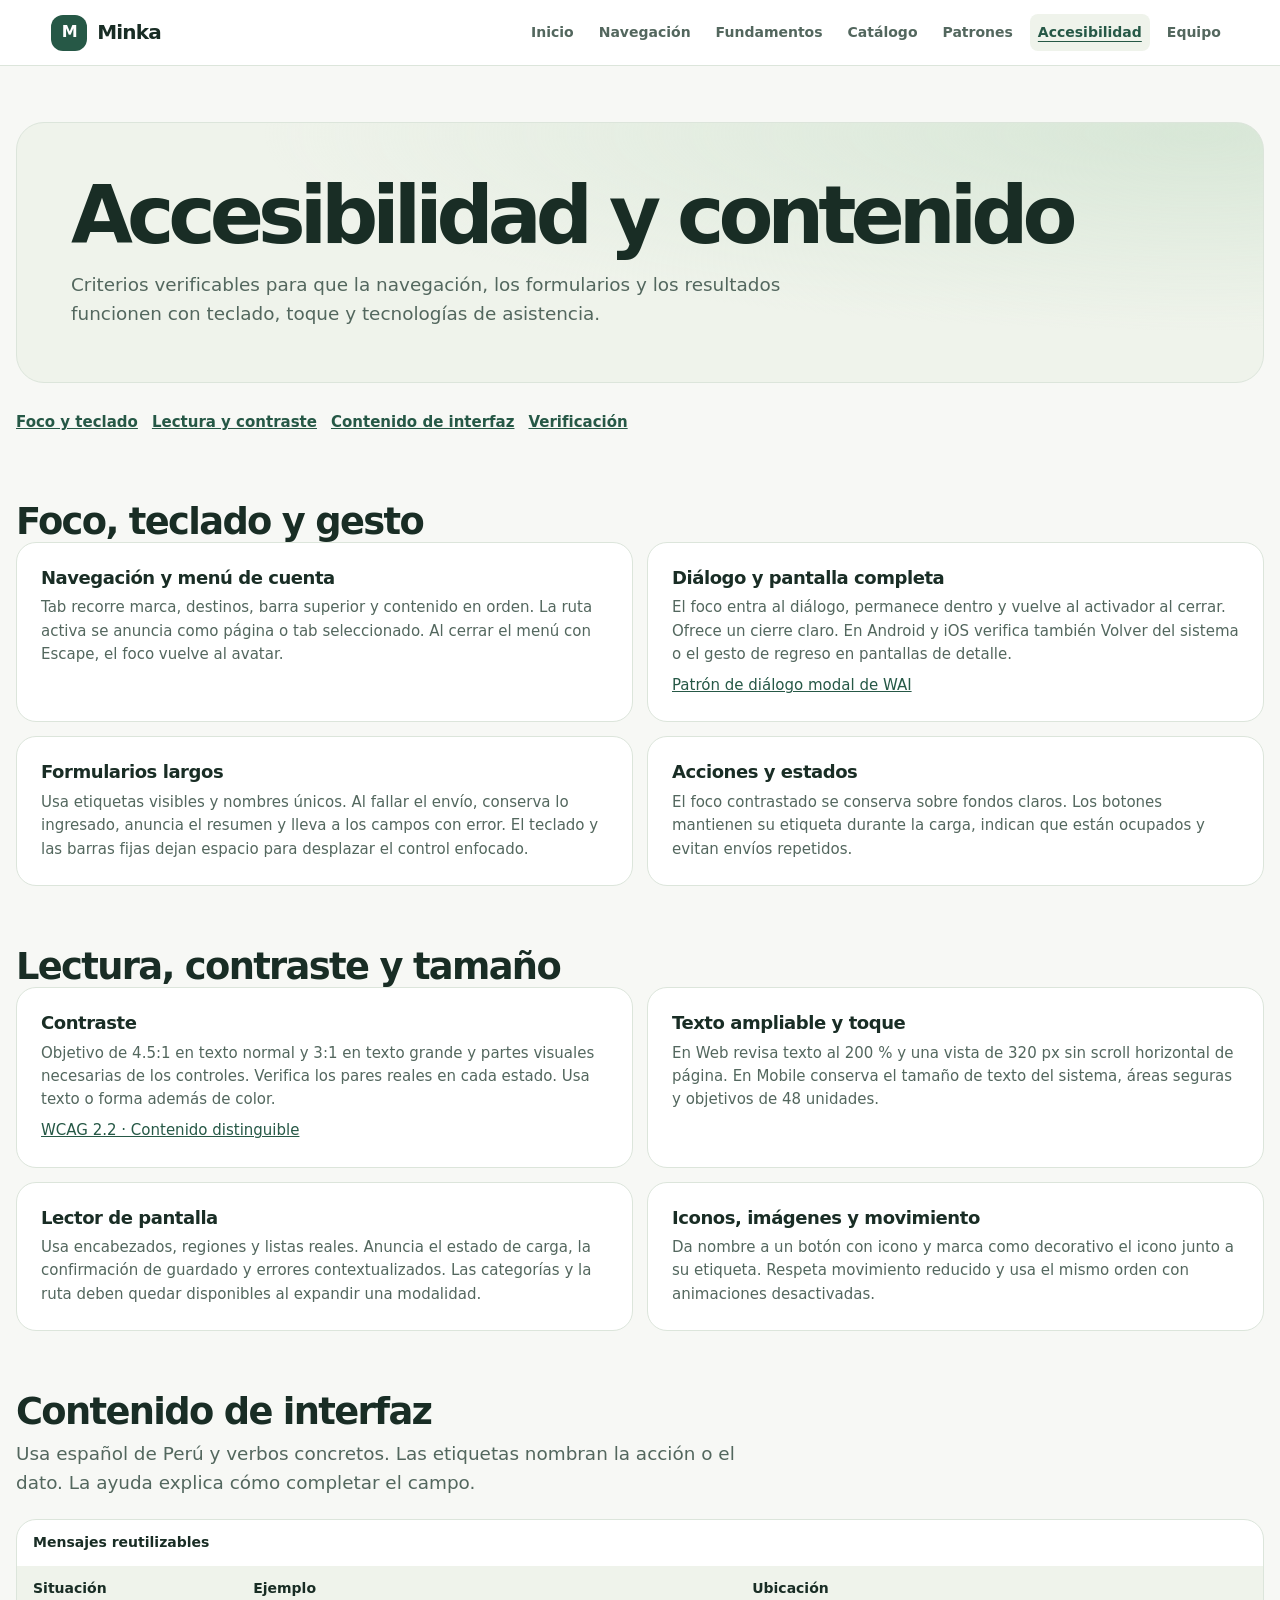
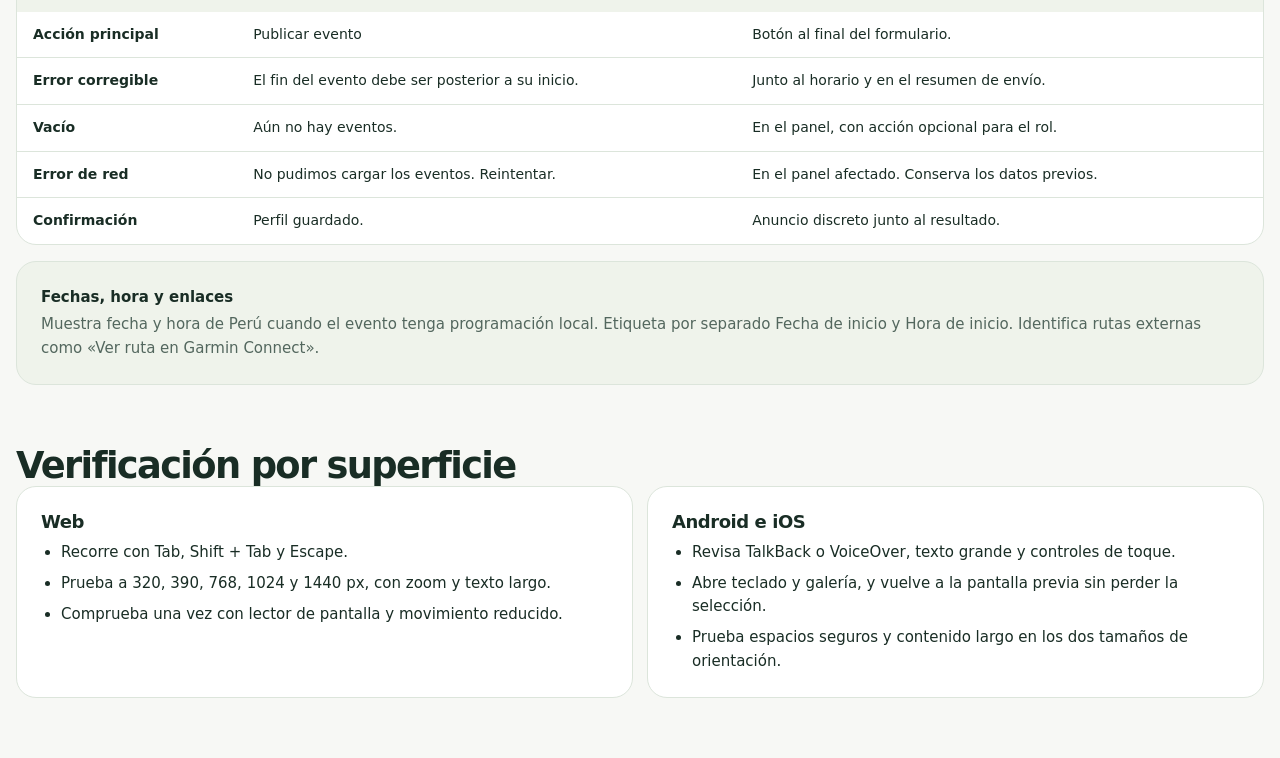
<file: design-system/accesibilidad.html>
<!doctype html>
<html lang="es-PE">
    <head>
        <meta charset="utf-8" />
        <meta name="viewport" content="width=device-width, initial-scale=1" />
        <meta
            name="description"
            content="Criterios verificables para que la navegación, los formularios y los resultados funcionen con teclado, toque y tecnologías de asistencia."
        />
        <title>Accesibilidad y contenido · Sistema de diseño Minka</title>
        <link rel="stylesheet" href="tokens.css" />
        <link rel="stylesheet" href="design-system.css" />
        <link rel="stylesheet" href="reference.css" />
    </head>
    <body>
        <a class="skip" href="#contenido">Ir al contenido</a>
        <header class="site-header reference-site">
            <div class="site-inner">
                <a class="brand" href="index.html"><span class="mark" aria-hidden="true">M</span> Minka</a>
                <nav class="reference-nav" aria-label="Capítulos del sistema de diseño">
                    <a href="index.html">Inicio</a>
                    <a href="index.html#navegacion">Navegación</a>
                    <a href="fundamentos.html">Fundamentos</a>
                    <a href="catalogo.html">Catálogo</a>
                    <a href="patrones.html">Patrones</a>
                    <a href="accesibilidad.html" aria-current="page">Accesibilidad</a>
                    <a href="equipo.html">Equipo</a>
                </nav>
            </div>
        </header>
        <main class="reference" id="contenido" tabindex="-1">
            <header class="intro">
                <h1>Accesibilidad y contenido</h1>
                <p>
                    Criterios verificables para que la navegación, los formularios y los resultados
                    funcionen con teclado, toque y tecnologías de asistencia.
                </p>
            </header>
            <nav class="chapter-bar" aria-label="Temas de accesibilidad">
                <a href="#teclado">Foco y teclado</a><a href="#lectura">Lectura y contraste</a
                ><a href="#contenido-ui">Contenido de interfaz</a><a href="#verificacion">Verificación</a>
            </nav>

            <section class="doc-section" id="teclado">
                <h2>Foco, teclado y gesto</h2>
                <div class="spec-grid">
                    <article class="spec">
                        <h3>Navegación y menú de cuenta</h3>
                        <p>
                            Tab recorre marca, destinos, barra superior y contenido en orden. La ruta activa
                            se anuncia como página o tab seleccionado. Al cerrar el menú con Escape, el foco
                            vuelve al avatar.
                        </p>
                    </article>
                    <article class="spec">
                        <h3>Diálogo y pantalla completa</h3>
                        <p>
                            El foco entra al diálogo, permanece dentro y vuelve al activador al cerrar.
                            Ofrece un cierre claro. En Android y iOS verifica también Volver del sistema o
                            el gesto de regreso en pantallas de detalle.
                        </p>
                        <p>
                            <a href="https://www.w3.org/WAI/ARIA/apg/patterns/dialog-modal/"
                                >Patrón de diálogo modal de WAI</a
                            >
                        </p>
                    </article>
                    <article class="spec">
                        <h3>Formularios largos</h3>
                        <p>
                            Usa etiquetas visibles y nombres únicos. Al fallar el envío, conserva lo
                            ingresado, anuncia el resumen y lleva a los campos con error. El teclado y las
                            barras fijas dejan espacio para desplazar el control enfocado.
                        </p>
                    </article>
                    <article class="spec">
                        <h3>Acciones y estados</h3>
                        <p>
                            El foco contrastado se conserva sobre fondos claros. Los botones mantienen su
                            etiqueta durante la carga, indican que están ocupados y evitan envíos repetidos.
                        </p>
                    </article>
                </div>
            </section>

            <section class="doc-section" id="lectura">
                <h2>Lectura, contraste y tamaño</h2>
                <div class="spec-grid">
                    <article class="spec">
                        <h3>Contraste</h3>
                        <p>
                            Objetivo de 4.5:1 en texto normal y 3:1 en texto grande y partes visuales
                            necesarias de los controles. Verifica los pares reales en cada estado. Usa texto
                            o forma además de color.
                        </p>
                        <p>
                            <a href="https://www.w3.org/TR/WCAG22/#distinguishable"
                                >WCAG 2.2 · Contenido distinguible</a
                            >
                        </p>
                    </article>
                    <article class="spec">
                        <h3>Texto ampliable y toque</h3>
                        <p>
                            En Web revisa texto al 200 % y una vista de 320 px sin scroll horizontal de
                            página. En Mobile conserva el tamaño de texto del sistema, áreas seguras y
                            objetivos de 48 unidades.
                        </p>
                    </article>
                    <article class="spec">
                        <h3>Lector de pantalla</h3>
                        <p>
                            Usa encabezados, regiones y listas reales. Anuncia el estado de carga, la
                            confirmación de guardado y errores contextualizados. Las categorías y la ruta
                            deben quedar disponibles al expandir una modalidad.
                        </p>
                    </article>
                    <article class="spec">
                        <h3>Iconos, imágenes y movimiento</h3>
                        <p>
                            Da nombre a un botón con icono y marca como decorativo el icono junto a su
                            etiqueta. Respeta movimiento reducido y usa el mismo orden con animaciones
                            desactivadas.
                        </p>
                    </article>
                </div>
            </section>

            <section class="doc-section" id="contenido-ui">
                <h2>Contenido de interfaz</h2>
                <p class="lede">
                    Usa español de Perú y verbos concretos. Las etiquetas nombran la acción o el dato. La
                    ayuda explica cómo completar el campo.
                </p>
                <div class="table-wrap">
                    <table class="reference-table">
                        <caption>
                            Mensajes reutilizables
                        </caption>
                        <thead>
                            <tr>
                                <th scope="col">Situación</th>
                                <th scope="col">Ejemplo</th>
                                <th scope="col">Ubicación</th>
                            </tr>
                        </thead>
                        <tbody>
                            <tr>
                                <th scope="row">Acción principal</th>
                                <td>Publicar evento</td>
                                <td>Botón al final del formulario.</td>
                            </tr>
                            <tr>
                                <th scope="row">Error corregible</th>
                                <td>El fin del evento debe ser posterior a su inicio.</td>
                                <td>Junto al horario y en el resumen de envío.</td>
                            </tr>
                            <tr>
                                <th scope="row">Vacío</th>
                                <td>Aún no hay eventos.</td>
                                <td>En el panel, con acción opcional para el rol.</td>
                            </tr>
                            <tr>
                                <th scope="row">Error de red</th>
                                <td>No pudimos cargar los eventos. Reintentar.</td>
                                <td>En el panel afectado. Conserva los datos previos.</td>
                            </tr>
                            <tr>
                                <th scope="row">Confirmación</th>
                                <td>Perfil guardado.</td>
                                <td>Anuncio discreto junto al resultado.</td>
                            </tr>
                        </tbody>
                    </table>
                </div>
                <aside class="note">
                    <strong>Fechas, hora y enlaces</strong>
                    <p>
                        Muestra fecha y hora de Perú cuando el evento tenga programación local. Etiqueta por
                        separado Fecha de inicio y Hora de inicio. Identifica rutas externas como «Ver ruta
                        en Garmin Connect».
                    </p>
                </aside>
            </section>

            <section class="doc-section" id="verificacion">
                <h2>Verificación por superficie</h2>
                <div class="spec-grid">
                    <article class="spec">
                        <h3>Web</h3>
                        <ul class="rule-list">
                            <li>Recorre con Tab, Shift + Tab y Escape.</li>
                            <li>Prueba a 320, 390, 768, 1024 y 1440 px, con zoom y texto largo.</li>
                            <li>Comprueba una vez con lector de pantalla y movimiento reducido.</li>
                        </ul>
                    </article>
                    <article class="spec">
                        <h3>Android e iOS</h3>
                        <ul class="rule-list">
                            <li>Revisa TalkBack o VoiceOver, texto grande y controles de toque.</li>
                            <li>
                                Abre teclado y galería, y vuelve a la pantalla previa sin perder la
                                selección.
                            </li>
                            <li>
                                Prueba espacios seguros y contenido largo en los dos tamaños de orientación.
                            </li>
                        </ul>
                    </article>
                </div>
            </section>
        </main>
    </body>
</html>
</file>
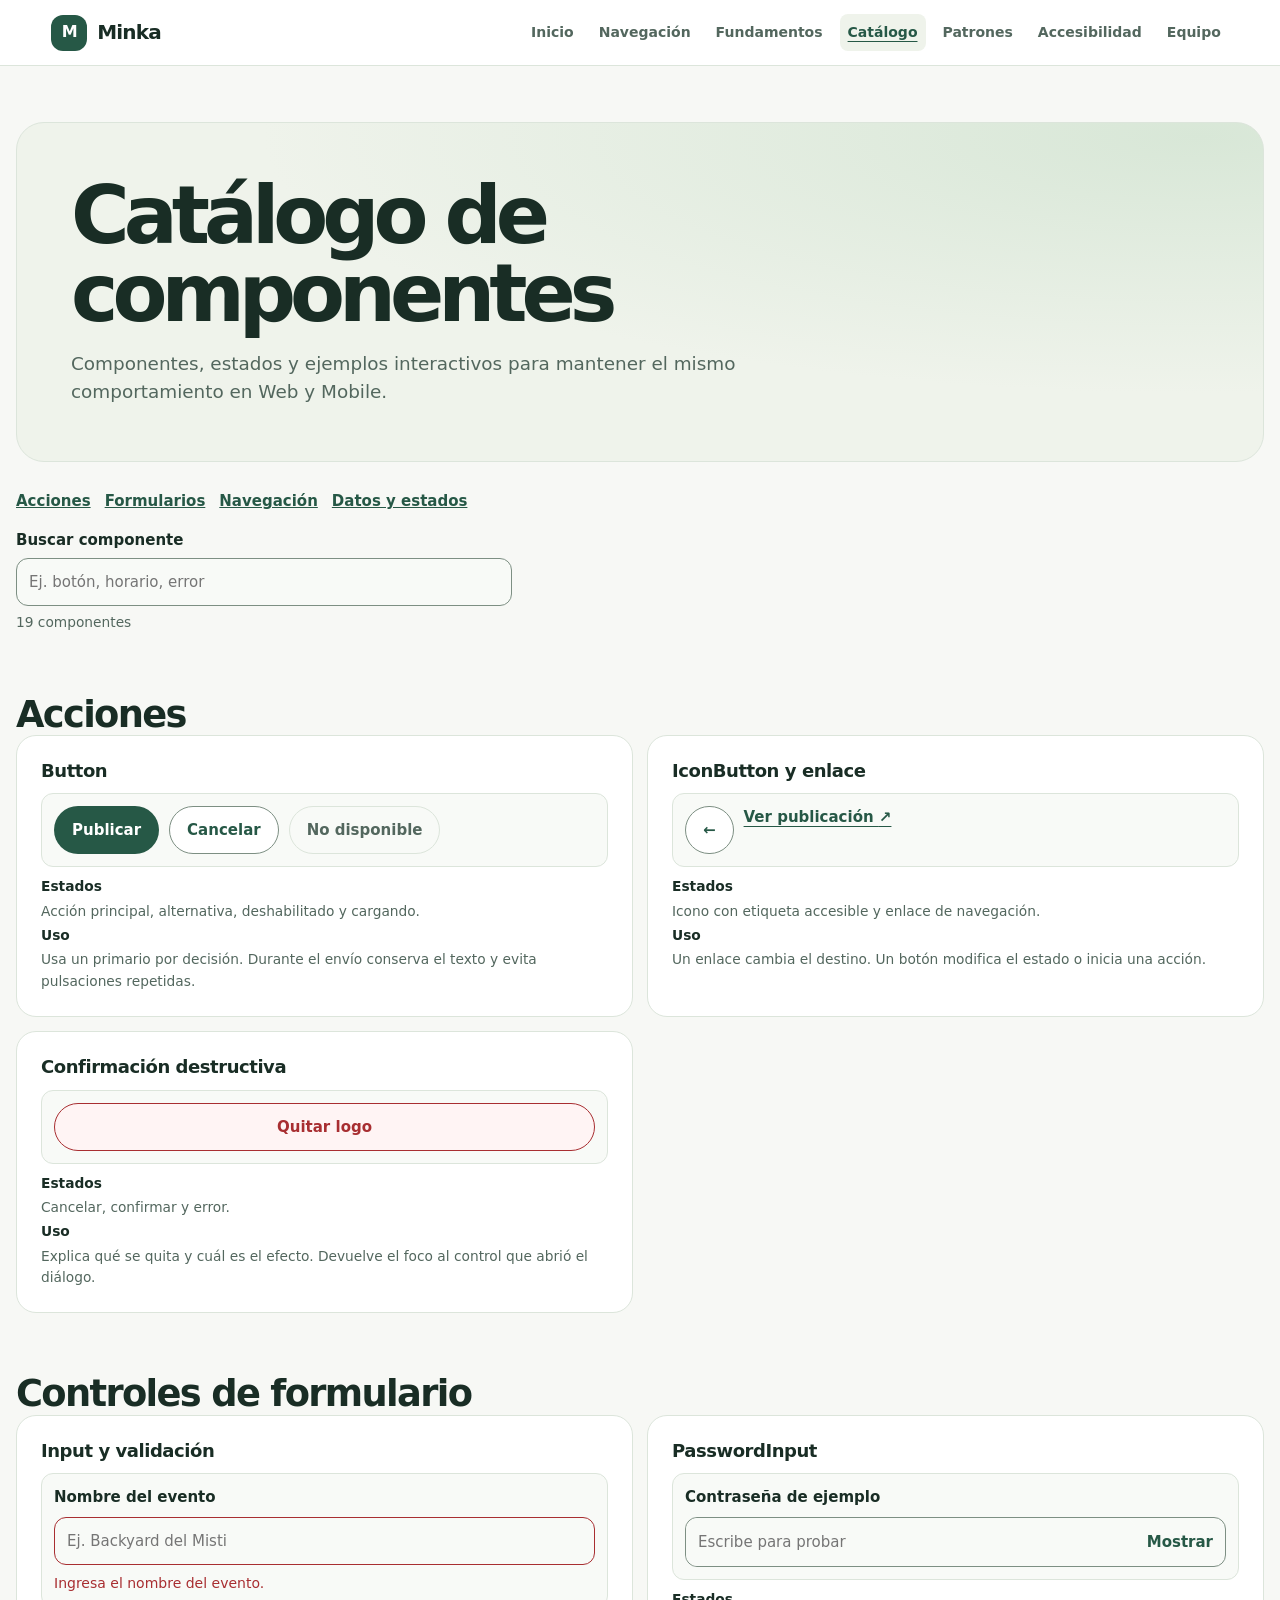
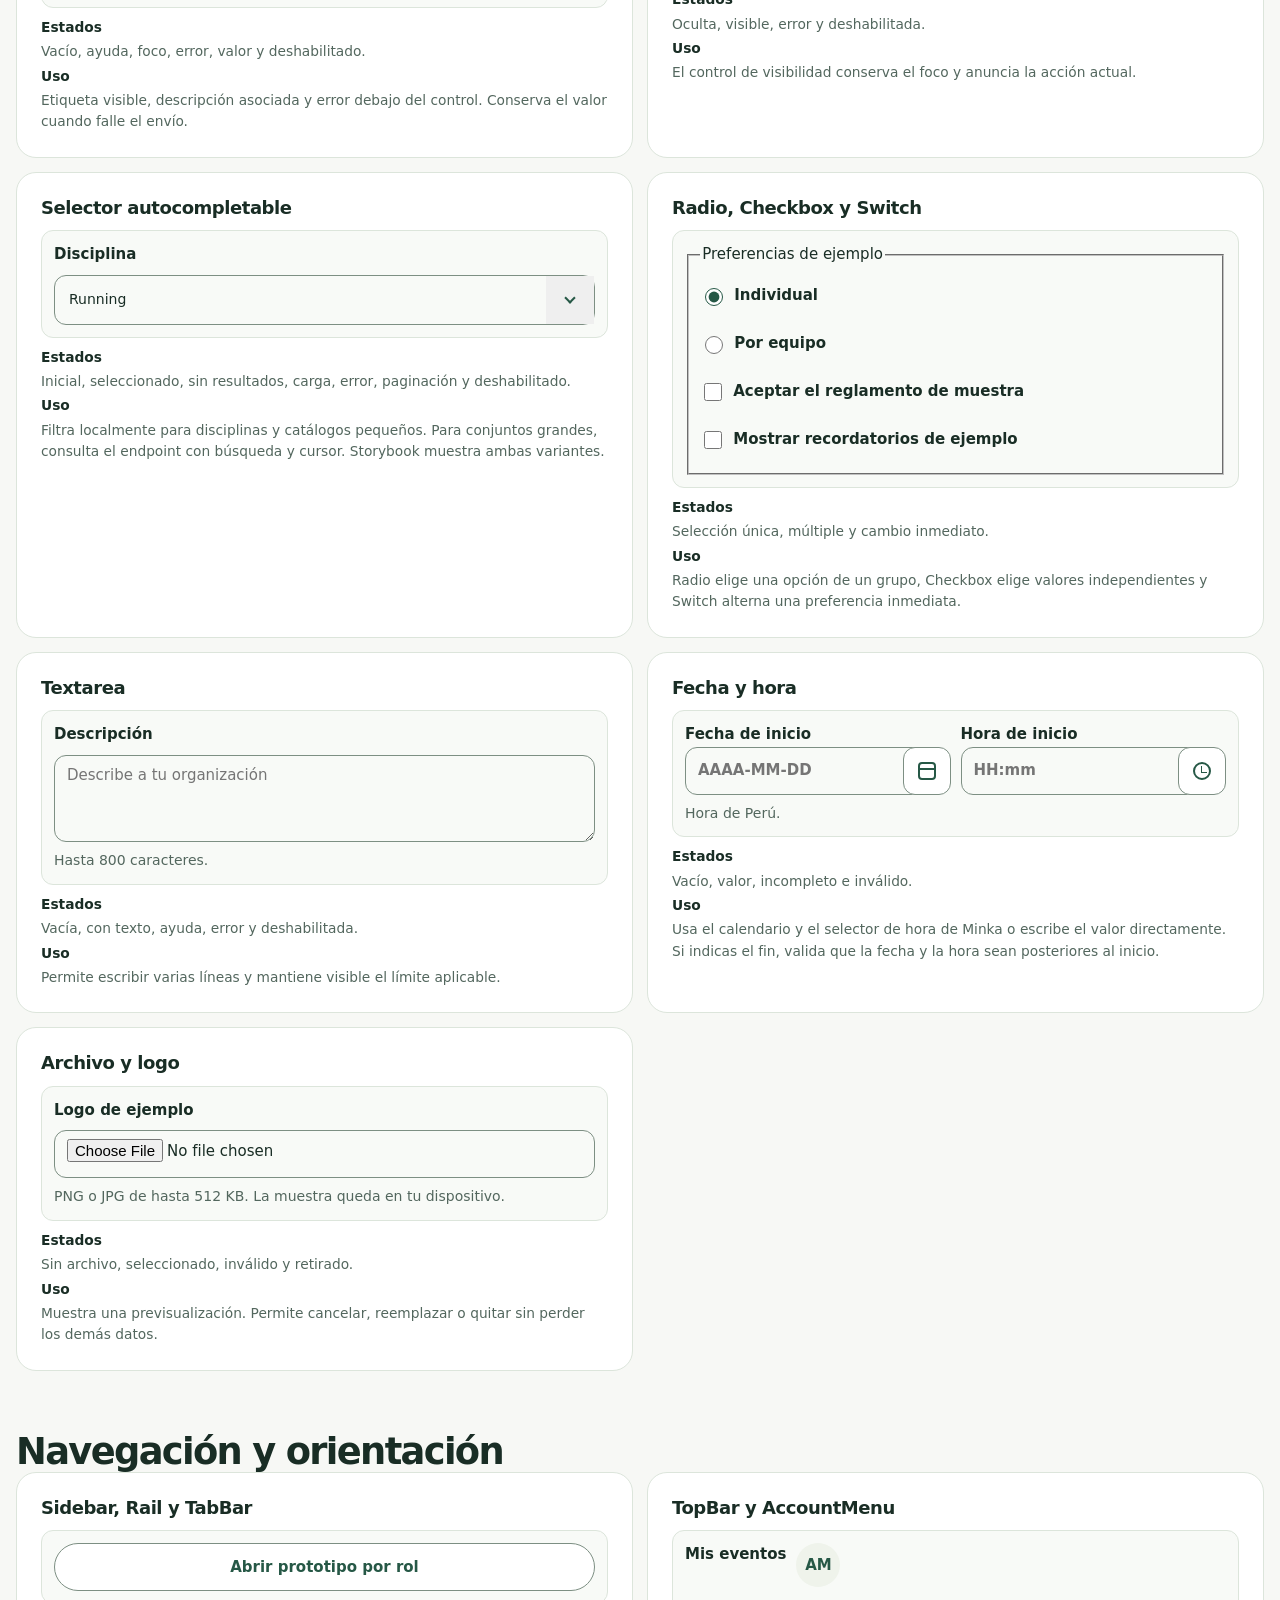
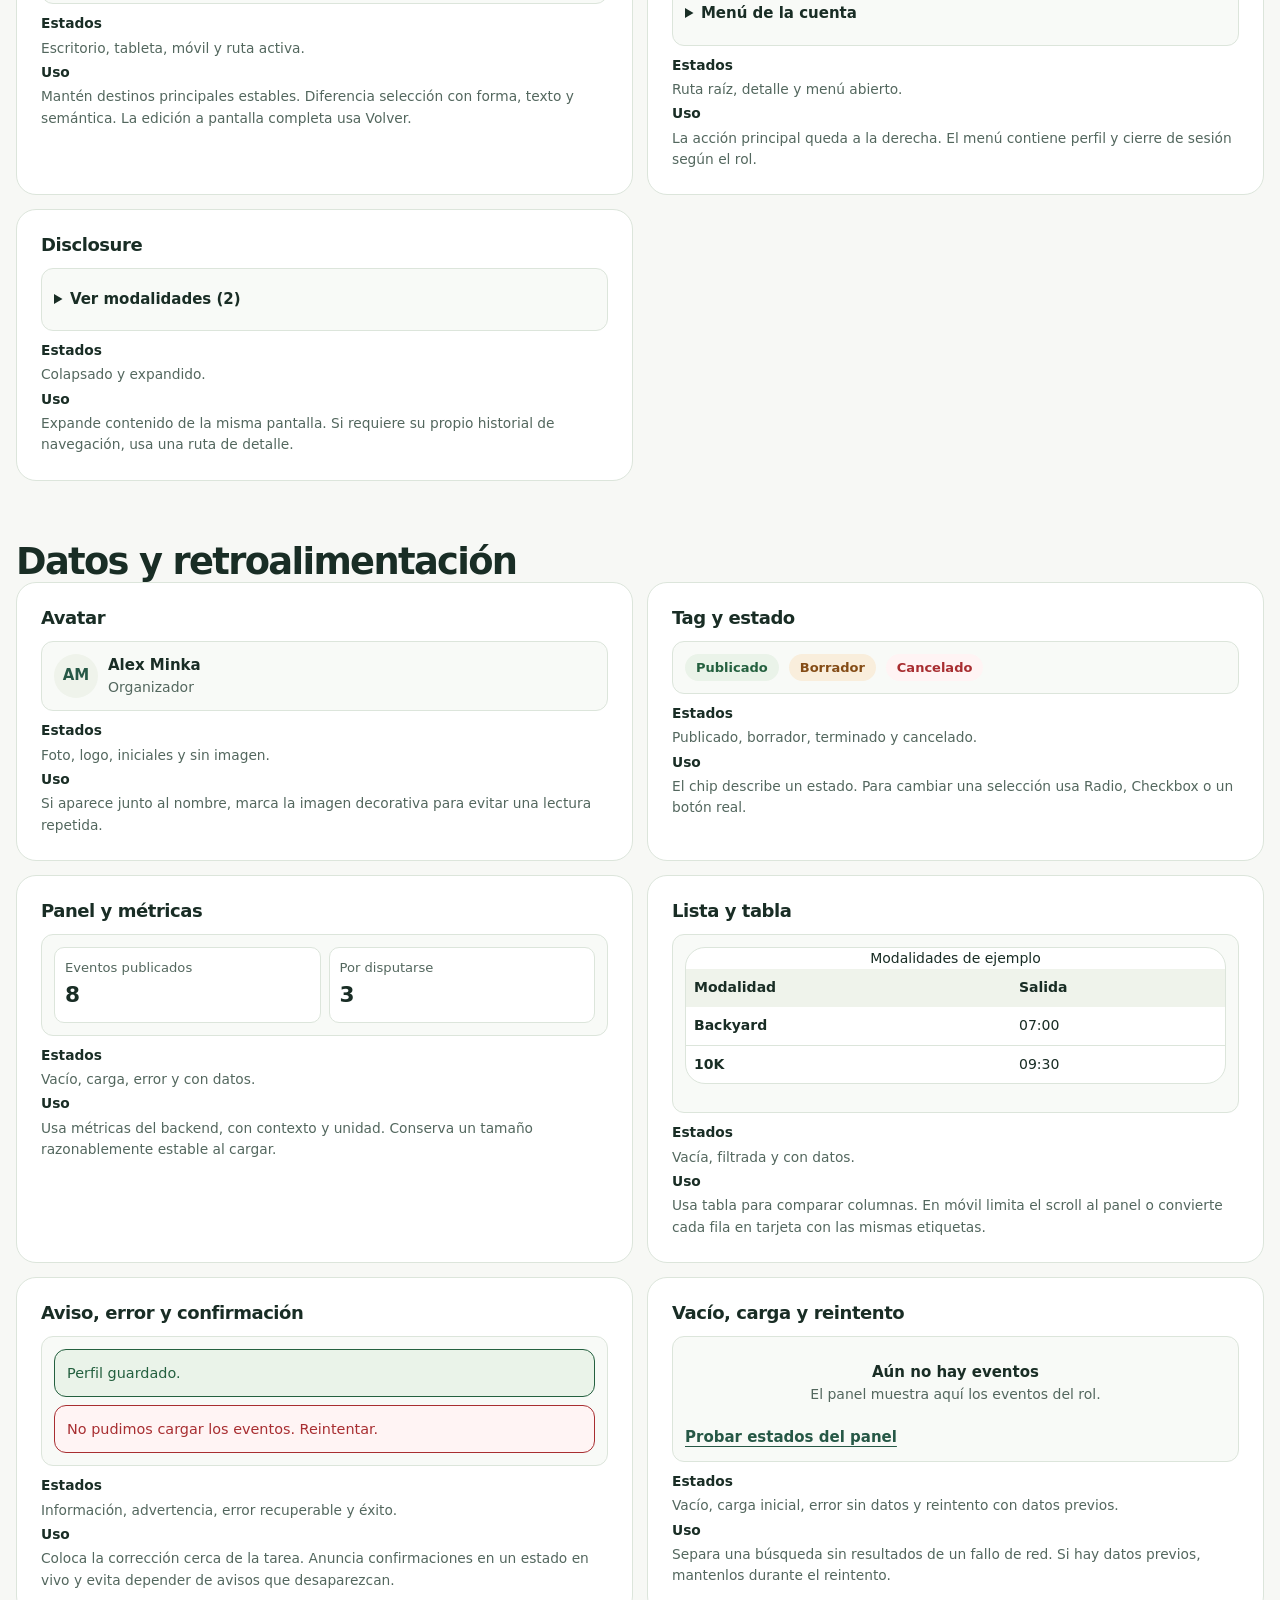
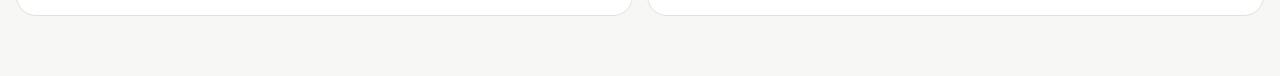
<file: design-system/catalogo.html>
<!doctype html>
<html lang="es-PE">
    <head>
        <meta charset="utf-8" />
        <meta name="viewport" content="width=device-width, initial-scale=1" />
        <meta
            name="description"
            content="Componentes, estados y ejemplos interactivos para mantener el mismo comportamiento en Web y Mobile."
        />
        <title>Catálogo de componentes · Sistema de diseño Minka</title>
        <link rel="stylesheet" href="tokens.css" />
        <link rel="stylesheet" href="design-system.css" />
        <link rel="stylesheet" href="reference.css" />
        <script src="catalogo.js" defer></script>
        <link rel="stylesheet" href="controles.css" />
        <script src="controles.js" defer></script>
    </head>
    <body>
        <a class="skip" href="#contenido">Ir al contenido</a>
        <header class="site-header reference-site">
            <div class="site-inner">
                <a class="brand" href="index.html"><span class="mark" aria-hidden="true">M</span> Minka</a>
                <nav class="reference-nav" aria-label="Capítulos del sistema de diseño">
                    <a href="index.html">Inicio</a>
                    <a href="index.html#navegacion">Navegación</a>
                    <a href="fundamentos.html">Fundamentos</a>
                    <a href="catalogo.html" aria-current="page">Catálogo</a>
                    <a href="patrones.html">Patrones</a>
                    <a href="accesibilidad.html">Accesibilidad</a>
                    <a href="equipo.html">Equipo</a>
                </nav>
            </div>
        </header>
        <main class="reference" id="contenido" tabindex="-1">
            <header class="intro">
                <h1>Catálogo de componentes</h1>
                <p>
                    Componentes, estados y ejemplos interactivos para mantener el mismo comportamiento en
                    Web y Mobile.
                </p>
            </header>
            <nav class="chapter-bar" aria-label="Familias de componentes">
                <a href="#acciones">Acciones</a><a href="#formulario">Formularios</a
                ><a href="#navegacion">Navegación</a><a href="#datos">Datos y estados</a>
            </nav>
            <div class="catalogue-tools">
                <label for="catalog-search">Buscar componente</label>
                <input type="search" id="catalog-search" placeholder="Ej. botón, horario, error" />
                <p class="catalogue-size" id="catalog-count" role="status"></p>
            </div>
            <p id="catalog-feedback" class="example-notice" role="status" hidden></p>
            <section class="doc-section" id="acciones" data-collection>
                <h2>Acciones</h2>
                <div class="component-board">
                    <article
                        class="sample component-spec"
                        data-component="boton primaria secundaria danger disabled loading"
                    >
                        <h3>Button</h3>
                        <div class="specimen">
                            <div class="sample-row">
                                <button
                                    class="button primary"
                                    type="button"
                                    data-feedback="Ejemplo de acción principal."
                                >
                                    Publicar</button
                                ><button
                                    class="button secondary"
                                    type="button"
                                    data-feedback="Ejemplo de acción secundaria."
                                >
                                    Cancelar</button
                                ><button class="button secondary" type="button" disabled>
                                    No disponible
                                </button>
                            </div>
                        </div>
                        <dl class="facts">
                            <dt>Estados</dt>
                            <dd>Acción principal, alternativa, deshabilitado y cargando.</dd>
                            <dt>Uso</dt>
                            <dd>
                                Usa un primario por decisión. Durante el envío conserva el texto y evita
                                pulsaciones repetidas.
                            </dd>
                        </dl>
                    </article>
                    <article
                        class="sample component-spec"
                        data-component="icono enlace link acciones secundarias"
                    >
                        <h3>IconButton y enlace</h3>
                        <div class="specimen">
                            <div class="sample-row">
                                <button
                                    class="button secondary"
                                    type="button"
                                    aria-label="Volver"
                                    data-feedback="Ejemplo de volver."
                                >
                                    <span aria-hidden="true">←</span></button
                                ><a class="text-link" href="patrones.html#publicacion"
                                    >Ver publicación <span aria-hidden="true">↗</span></a
                                >
                            </div>
                        </div>
                        <dl class="facts">
                            <dt>Estados</dt>
                            <dd>Icono con etiqueta accesible y enlace de navegación.</dd>
                            <dt>Uso</dt>
                            <dd>
                                Un enlace cambia el destino. Un botón modifica el estado o inicia una
                                acción.
                            </dd>
                        </dl>
                    </article>
                    <article
                        class="sample component-spec"
                        data-component="confirmacion dialog danger borrar retirar"
                    >
                        <h3>Confirmación destructiva</h3>
                        <div class="specimen">
                            <button class="button danger" id="catalog-open-dialog" type="button">
                                Quitar logo
                            </button>
                        </div>
                        <dl class="facts">
                            <dt>Estados</dt>
                            <dd>Cancelar, confirmar y error.</dd>
                            <dt>Uso</dt>
                            <dd>
                                Explica qué se quita y cuál es el efecto. Devuelve el foco al control que
                                abrió el diálogo.
                            </dd>
                        </dl>
                    </article>
                </div>
            </section>
            <section class="doc-section" id="formulario" data-collection>
                <h2>Controles de formulario</h2>
                <div class="component-board">
                    <article
                        class="sample component-spec"
                        data-component="input campo texto error foco ayuda"
                    >
                        <h3>Input y validación</h3>
                        <div class="specimen">
                            <label for="catalog-name">Nombre del evento</label
                            ><input
                                id="catalog-name"
                                aria-invalid="true"
                                aria-describedby="catalog-error"
                                placeholder="Ej. Backyard del Misti"
                                required
                            />
                            <p class="invalid-copy" id="catalog-error">Ingresa el nombre del evento.</p>
                        </div>
                        <dl class="facts">
                            <dt>Estados</dt>
                            <dd>Vacío, ayuda, foco, error, valor y deshabilitado.</dd>
                            <dt>Uso</dt>
                            <dd>
                                Etiqueta visible, descripción asociada y error debajo del control. Conserva
                                el valor cuando falle el envío.
                            </dd>
                        </dl>
                    </article>
                    <article
                        class="sample component-spec"
                        data-component="password contraseña visibilidad login"
                    >
                        <h3>PasswordInput</h3>
                        <div class="specimen">
                            <label for="catalog-password">Contraseña de ejemplo</label>
                            <div class="password-field">
                                <input
                                    id="catalog-password"
                                    type="password"
                                    autocomplete="off"
                                    placeholder="Escribe para probar"
                                /><button
                                    id="catalog-password-toggle"
                                    type="button"
                                    aria-controls="catalog-password"
                                >
                                    Mostrar
                                </button>
                            </div>
                        </div>
                        <dl class="facts">
                            <dt>Estados</dt>
                            <dd>Oculta, visible, error y deshabilitada.</dd>
                            <dt>Uso</dt>
                            <dd>El control de visibilidad conserva el foco y anuncia la acción actual.</dd>
                        </dl>
                    </article>
                    <article
                        class="sample component-spec"
                        data-component="selector dropdown disciplina menu picker"
                    >
                        <h3>Selector autocompletable</h3>
                        <div class="specimen">
                            <label for="catalog-discipline">Disciplina</label
                            ><select id="catalog-discipline" data-searchable>
                                <option>Running</option>
                                <option>Triatlón</option>
                                <option>Ciclismo</option>
                                <option>Natación</option>
                            </select>
                        </div>
                        <dl class="facts">
                            <dt>Estados</dt>
                            <dd>Inicial, seleccionado, sin resultados, carga, error, paginación y deshabilitado.</dd>
                            <dt>Uso</dt>
                            <dd>
                                Filtra localmente para disciplinas y catálogos pequeños. Para conjuntos grandes,
                                consulta el endpoint con búsqueda y cursor. Storybook muestra ambas variantes.
                            </dd>
                        </dl>
                    </article>
                    <article
                        class="sample component-spec"
                        data-component="radio checkbox switch preferencia seleccion"
                    >
                        <h3>Radio, Checkbox y Switch</h3>
                        <div class="specimen">
                            <fieldset>
                                <legend>Preferencias de ejemplo</legend>
                                <label class="choice"
                                    ><input type="radio" name="catalog-radio" checked /> Individual</label
                                ><label class="choice"
                                    ><input type="radio" name="catalog-radio" /> Por equipo</label
                                ><label class="choice"
                                    ><input type="checkbox" /> Aceptar el reglamento de muestra</label
                                ><label class="choice"
                                    ><input type="checkbox" role="switch" /> Mostrar recordatorios de
                                    ejemplo</label
                                >
                            </fieldset>
                        </div>
                        <dl class="facts">
                            <dt>Estados</dt>
                            <dd>Selección única, múltiple y cambio inmediato.</dd>
                            <dt>Uso</dt>
                            <dd>
                                Radio elige una opción de un grupo, Checkbox elige valores independientes y
                                Switch alterna una preferencia inmediata.
                            </dd>
                        </dl>
                    </article>
                    <article
                        class="sample component-spec"
                        data-component="textarea descripcion multilinea contador"
                    >
                        <h3>Textarea</h3>
                        <div class="specimen">
                            <label for="catalog-description">Descripción</label
                            ><textarea
                                rows="3"
                                id="catalog-description"
                                maxlength="800"
                                aria-describedby="catalog-description-help"
                                placeholder="Describe a tu organización"
                            ></textarea>
                            <p id="catalog-description-help">Hasta 800 caracteres.</p>
                        </div>
                        <dl class="facts">
                            <dt>Estados</dt>
                            <dd>Vacía, con texto, ayuda, error y deshabilitada.</dd>
                            <dt>Uso</dt>
                            <dd>Permite escribir varias líneas y mantiene visible el límite aplicable.</dd>
                        </dl>
                    </article>
                    <article
                        class="sample component-spec"
                        data-component="fecha hora autentica horario calendario time date"
                    >
                        <h3>Fecha y hora</h3>
                        <div class="specimen">
                            <div class="demo-field-grid">
                                <label for="catalog-date"
                                    >Fecha de inicio<input id="catalog-date" type="date" /></label
                                ><label for="catalog-time"
                                    >Hora de inicio<input id="catalog-time" type="time"
                                /></label>
                            </div>
                            <p>Hora de Perú.</p>
                        </div>
                        <dl class="facts">
                            <dt>Estados</dt>
                            <dd>Vacío, valor, incompleto e inválido.</dd>
                            <dt>Uso</dt>
                            <dd>
                                Usa el calendario y el selector de hora de Minka o escribe el valor directamente.
                                Si indicas el fin, valida que la fecha y la hora sean posteriores al inicio.
                            </dd>
                        </dl>
                    </article>
                    <article
                        class="sample component-spec"
                        data-component="subir logo imagen foto archivo file"
                    >
                        <h3>Archivo y logo</h3>
                        <div class="specimen">
                            <label for="catalog-file">Logo de ejemplo</label
                            ><input
                                class="example-file"
                                type="file"
                                id="catalog-file"
                                accept="image/png,image/jpeg"
                                aria-describedby="catalog-file-help"
                            />
                            <p id="catalog-file-help">
                                PNG o JPG de hasta 512 KB. La muestra queda en tu dispositivo.
                            </p>
                            <p id="catalog-file-status" role="status" hidden></p>
                        </div>
                        <dl class="facts">
                            <dt>Estados</dt>
                            <dd>Sin archivo, seleccionado, inválido y retirado.</dd>
                            <dt>Uso</dt>
                            <dd>
                                Muestra una previsualización. Permite cancelar, reemplazar o quitar sin
                                perder los demás datos.
                            </dd>
                        </dl>
                    </article>
                </div>
            </section>
            <section class="doc-section" id="navegacion" data-collection>
                <h2>Navegación y orientación</h2>
                <div class="component-board">
                    <article
                        class="sample component-spec"
                        data-component="sidebar rail tabbar pestanas navigation topbar barra"
                    >
                        <h3>Sidebar, Rail y TabBar</h3>
                        <div class="specimen">
                            <a href="index.html#navegacion" class="button secondary"
                                >Abrir prototipo por rol</a
                            >
                        </div>
                        <dl class="facts">
                            <dt>Estados</dt>
                            <dd>Escritorio, tableta, móvil y ruta activa.</dd>
                            <dt>Uso</dt>
                            <dd>
                                Mantén destinos principales estables. Diferencia selección con forma, texto
                                y semántica. La edición a pantalla completa usa Volver.
                            </dd>
                        </dl>
                    </article>
                    <article
                        class="sample component-spec"
                        data-component="cuenta avatar topbar menu volver perfil"
                    >
                        <h3>TopBar y AccountMenu</h3>
                        <div class="specimen">
                            <div class="sample-row">
                                <strong>Mis eventos</strong
                                ><span class="example-avatar" aria-label="Avatar de Alex Minka">AM</span>
                            </div>
                            <details>
                                <summary>Menú de la cuenta</summary>
                                <a href="patrones.html#perfil">Perfil del organizador</a>
                            </details>
                        </div>
                        <dl class="facts">
                            <dt>Estados</dt>
                            <dd>Ruta raíz, detalle y menú abierto.</dd>
                            <dt>Uso</dt>
                            <dd>
                                La acción principal queda a la derecha. El menú contiene perfil y cierre de
                                sesión según el rol.
                            </dd>
                        </dl>
                    </article>
                    <article
                        class="sample component-spec"
                        data-component="accordion details resumen expandir colapsar modal"
                    >
                        <h3>Disclosure</h3>
                        <div class="specimen">
                            <details>
                                <summary>Ver modalidades (2)</summary>
                                <p>Backyard · 07:00</p>
                                <p>10K · 09:30</p>
                            </details>
                        </div>
                        <dl class="facts">
                            <dt>Estados</dt>
                            <dd>Colapsado y expandido.</dd>
                            <dt>Uso</dt>
                            <dd>
                                Expande contenido de la misma pantalla. Si requiere su propio historial de
                                navegación, usa una ruta de detalle.
                            </dd>
                        </dl>
                    </article>
                </div>
            </section>
            <section class="doc-section" id="datos" data-collection>
                <h2>Datos y retroalimentación</h2>
                <div class="component-board">
                    <article
                        class="sample component-spec"
                        data-component="avatar logo iniciales perfil imagen"
                    >
                        <h3>Avatar</h3>
                        <div class="specimen">
                            <div class="sample-row">
                                <span class="example-avatar" aria-label="Alex Minka">AM</span>
                                <div>
                                    <strong>Alex Minka</strong>
                                    <p>Organizador</p>
                                </div>
                            </div>
                        </div>
                        <dl class="facts">
                            <dt>Estados</dt>
                            <dd>Foto, logo, iniciales y sin imagen.</dd>
                            <dt>Uso</dt>
                            <dd>
                                Si aparece junto al nombre, marca la imagen decorativa para evitar una
                                lectura repetida.
                            </dd>
                        </dl>
                    </article>
                    <article
                        class="sample component-spec"
                        data-component="badge chip tag estado success status draft"
                    >
                        <h3>Tag y estado</h3>
                        <div class="specimen">
                            <div class="sample-row">
                                <span class="status success">Publicado</span
                                ><span class="status warning">Borrador</span
                                ><span class="status danger">Cancelado</span>
                            </div>
                        </div>
                        <dl class="facts">
                            <dt>Estados</dt>
                            <dd>Publicado, borrador, terminado y cancelado.</dd>
                            <dt>Uso</dt>
                            <dd>
                                El chip describe un estado. Para cambiar una selección usa Radio, Checkbox o
                                un botón real.
                            </dd>
                        </dl>
                    </article>
                    <article
                        class="sample component-spec"
                        data-component="panel card dashboard metric contador"
                    >
                        <h3>Panel y métricas</h3>
                        <div class="specimen">
                            <div class="metrics">
                                <div><span>Eventos publicados</span><strong>8</strong></div>
                                <div><span>Por disputarse</span><strong>3</strong></div>
                            </div>
                        </div>
                        <dl class="facts">
                            <dt>Estados</dt>
                            <dd>Vacío, carga, error y con datos.</dd>
                            <dt>Uso</dt>
                            <dd>
                                Usa métricas del backend, con contexto y unidad. Conserva un tamaño
                                razonablemente estable al cargar.
                            </dd>
                        </dl>
                    </article>
                    <article
                        class="sample component-spec"
                        data-component="lista tabla table data resultados"
                    >
                        <h3>Lista y tabla</h3>
                        <div class="specimen">
                            <div class="table-wrap">
                                <table class="example-table">
                                    <caption>
                                        Modalidades de ejemplo
                                    </caption>
                                    <thead>
                                        <tr>
                                            <th scope="col">Modalidad</th>
                                            <th scope="col">Salida</th>
                                        </tr>
                                    </thead>
                                    <tbody>
                                        <tr>
                                            <th scope="row">Backyard</th>
                                            <td>07:00</td>
                                        </tr>
                                        <tr>
                                            <th scope="row">10K</th>
                                            <td>09:30</td>
                                        </tr>
                                    </tbody>
                                </table>
                            </div>
                        </div>
                        <dl class="facts">
                            <dt>Estados</dt>
                            <dd>Vacía, filtrada y con datos.</dd>
                            <dt>Uso</dt>
                            <dd>
                                Usa tabla para comparar columnas. En móvil limita el scroll al panel o
                                convierte cada fila en tarjeta con las mismas etiquetas.
                            </dd>
                        </dl>
                    </article>
                    <article
                        class="sample component-spec"
                        data-component="feedback alerta aviso error toast notificacion"
                    >
                        <h3>Aviso, error y confirmación</h3>
                        <div class="specimen">
                            <div class="example-notice success">Perfil guardado.</div>
                            <div class="example-notice error">
                                No pudimos cargar los eventos. Reintentar.
                            </div>
                        </div>
                        <dl class="facts">
                            <dt>Estados</dt>
                            <dd>Información, advertencia, error recuperable y éxito.</dd>
                            <dt>Uso</dt>
                            <dd>
                                Coloca la corrección cerca de la tarea. Anuncia confirmaciones en un estado
                                en vivo y evita depender de avisos que desaparezcan.
                            </dd>
                        </dl>
                    </article>
                    <article
                        class="sample component-spec"
                        data-component="skeleton loading empty error retry espera"
                    >
                        <h3>Vacío, carga y reintento</h3>
                        <div class="specimen">
                            <div class="empty-state">
                                <strong>Aún no hay eventos</strong>
                                <p>El panel muestra aquí los eventos del rol.</p>
                            </div>
                            <a href="index.html#componentes" class="text-link">Probar estados del panel</a>
                        </div>
                        <dl class="facts">
                            <dt>Estados</dt>
                            <dd>Vacío, carga inicial, error sin datos y reintento con datos previos.</dd>
                            <dt>Uso</dt>
                            <dd>
                                Separa una búsqueda sin resultados de un fallo de red. Si hay datos previos,
                                mantenlos durante el reintento.
                            </dd>
                        </dl>
                    </article>
                </div>
            </section>
            <dialog id="catalog-dialog" aria-labelledby="catalog-dialog-heading">
                <form method="dialog">
                    <header>
                        <div>
                            <h2 id="catalog-dialog-heading">Quitar logo</h2>
                            <p>Esta es una confirmación de ejemplo.</p>
                        </div>
                    </header>
                    <div class="sample-row">
                        <button type="submit" value="cancel" class="button secondary" autofocus>
                            Cancelar</button
                        ><button type="submit" value="remove" class="button danger">
                            Quitar logo de ejemplo
                        </button>
                    </div>
                </form>
            </dialog>
        </main>
    </body>
</html>
</file>
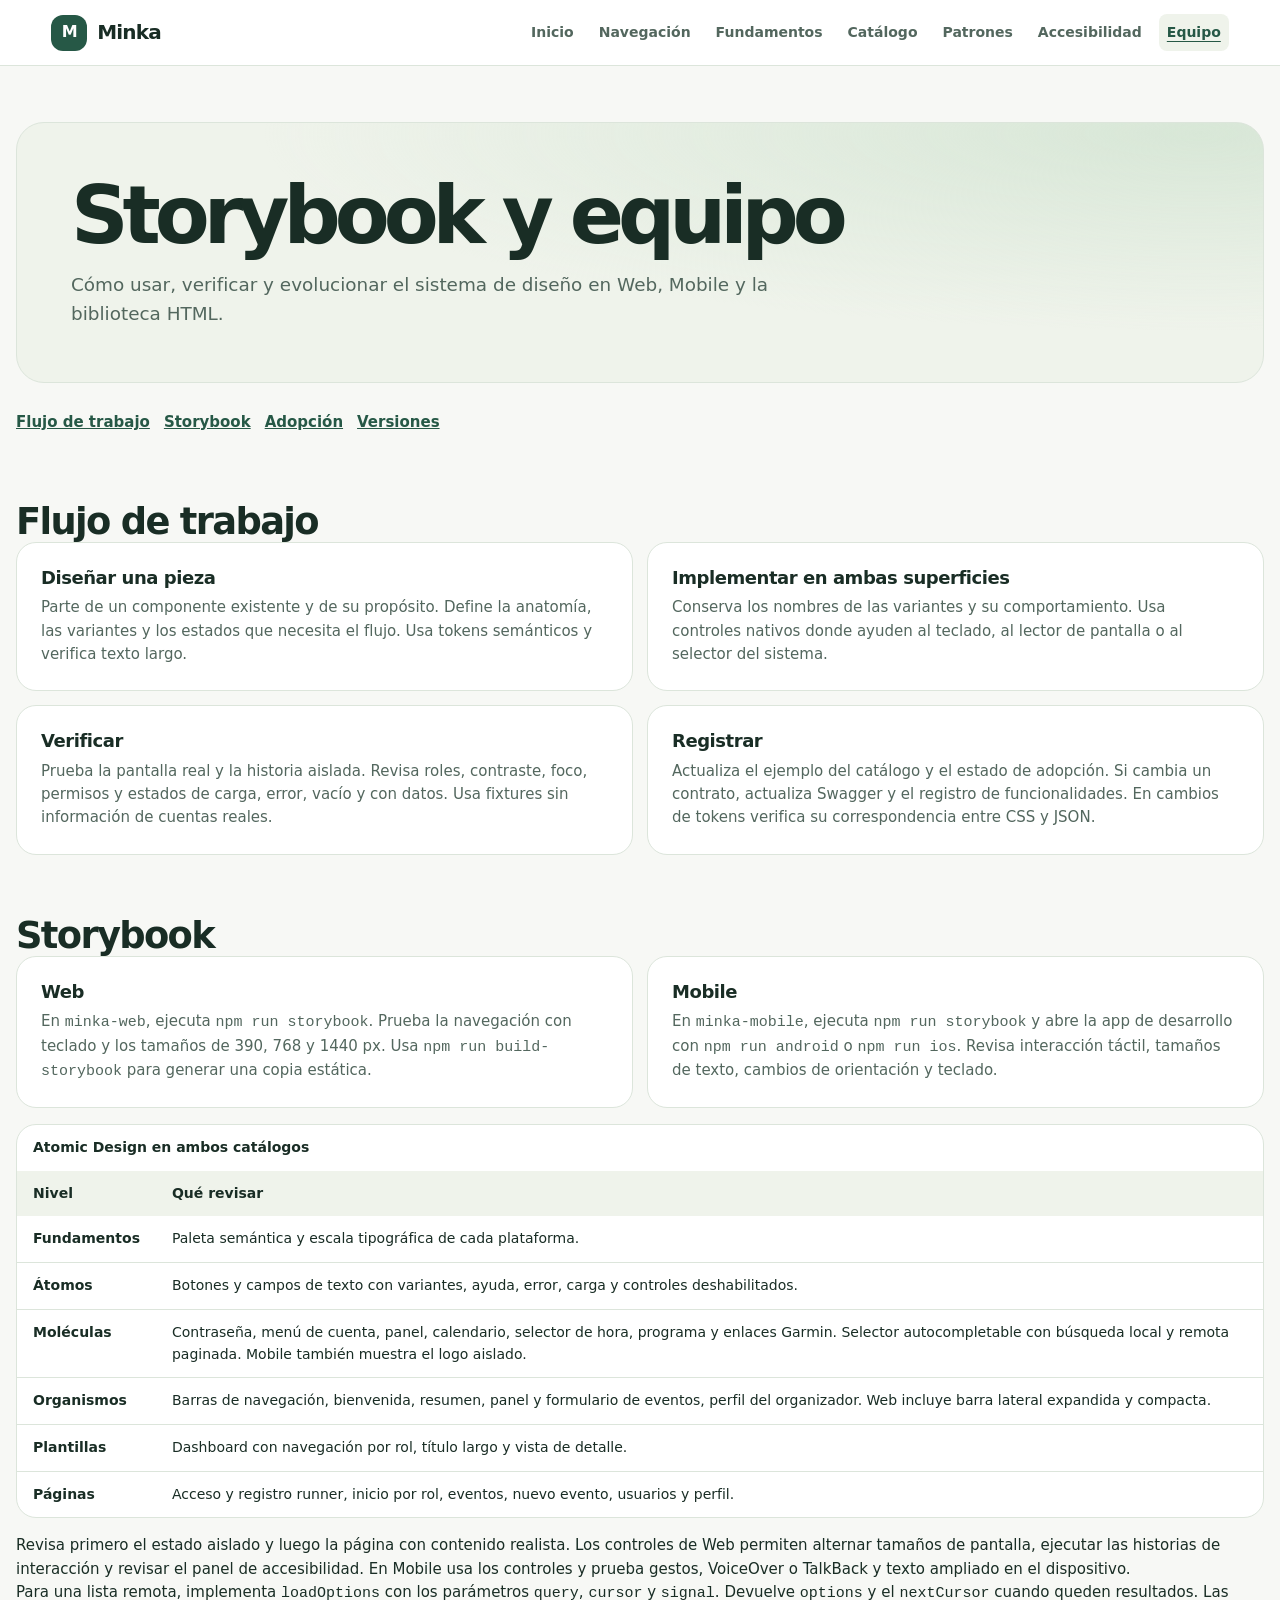
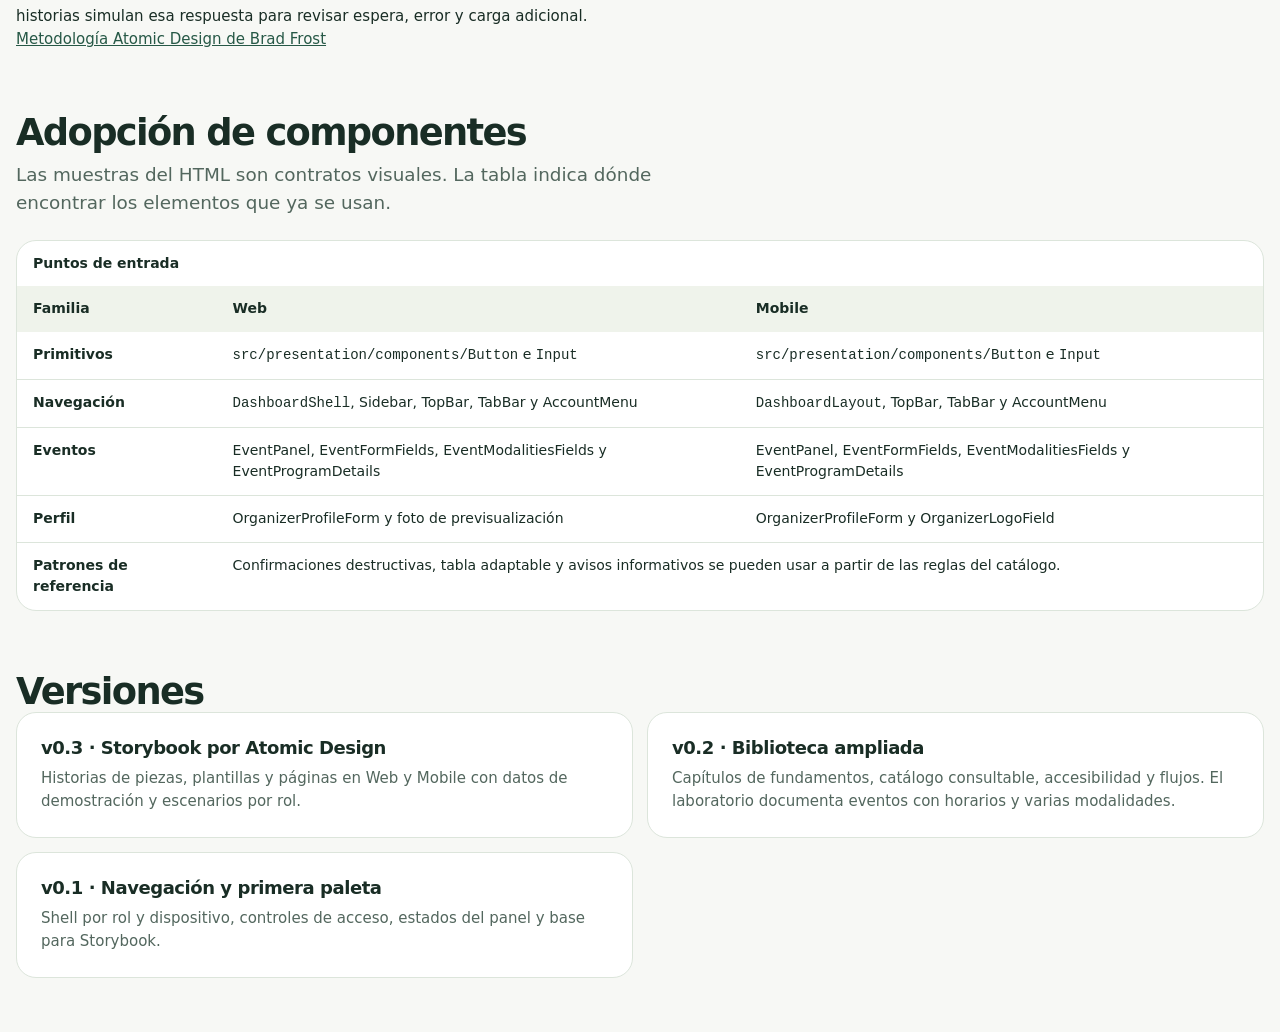
<file: design-system/equipo.html>
<!doctype html>
<html lang="es-PE">
    <head>
        <meta charset="utf-8" />
        <meta name="viewport" content="width=device-width, initial-scale=1" />
        <meta
            name="description"
            content="Cómo usar, verificar y evolucionar el sistema de diseño en Web, Mobile y la biblioteca HTML."
        />
        <title>Storybook y equipo · Sistema de diseño Minka</title>
        <link rel="stylesheet" href="tokens.css" />
        <link rel="stylesheet" href="design-system.css" />
        <link rel="stylesheet" href="reference.css" />
    </head>
    <body>
        <a class="skip" href="#contenido">Ir al contenido</a>
        <header class="site-header reference-site">
            <div class="site-inner">
                <a class="brand" href="index.html"><span class="mark" aria-hidden="true">M</span> Minka</a>
                <nav class="reference-nav" aria-label="Capítulos del sistema de diseño">
                    <a href="index.html">Inicio</a>
                    <a href="index.html#navegacion">Navegación</a>
                    <a href="fundamentos.html">Fundamentos</a>
                    <a href="catalogo.html">Catálogo</a>
                    <a href="patrones.html">Patrones</a>
                    <a href="accesibilidad.html">Accesibilidad</a>
                    <a href="equipo.html" aria-current="page">Equipo</a>
                </nav>
            </div>
        </header>
        <main class="reference" id="contenido" tabindex="-1">
            <header class="intro">
                <h1>Storybook y equipo</h1>
                <p>
                    Cómo usar, verificar y evolucionar el sistema de diseño en Web, Mobile y la biblioteca
                    HTML.
                </p>
            </header>
            <nav class="chapter-bar" aria-label="Temas de trabajo en equipo">
                <a href="#entrega">Flujo de trabajo</a><a href="#storybook">Storybook</a
                ><a href="#adopcion">Adopción</a><a href="#cambios">Versiones</a>
            </nav>

            <section class="doc-section" id="entrega">
                <h2>Flujo de trabajo</h2>
                <div class="spec-grid">
                    <article class="spec">
                        <h3>Diseñar una pieza</h3>
                        <p>
                            Parte de un componente existente y de su propósito. Define la anatomía, las
                            variantes y los estados que necesita el flujo. Usa tokens semánticos y verifica
                            texto largo.
                        </p>
                    </article>
                    <article class="spec">
                        <h3>Implementar en ambas superficies</h3>
                        <p>
                            Conserva los nombres de las variantes y su comportamiento. Usa controles nativos
                            donde ayuden al teclado, al lector de pantalla o al selector del sistema.
                        </p>
                    </article>
                    <article class="spec">
                        <h3>Verificar</h3>
                        <p>
                            Prueba la pantalla real y la historia aislada. Revisa roles, contraste, foco,
                            permisos y estados de carga, error, vacío y con datos. Usa fixtures sin
                            información de cuentas reales.
                        </p>
                    </article>
                    <article class="spec">
                        <h3>Registrar</h3>
                        <p>
                            Actualiza el ejemplo del catálogo y el estado de adopción. Si cambia un
                            contrato, actualiza Swagger y el registro de funcionalidades. En cambios de
                            tokens verifica su correspondencia entre CSS y JSON.
                        </p>
                    </article>
                </div>
            </section>

            <section class="doc-section" id="storybook">
                <h2>Storybook</h2>
                <div class="spec-grid">
                    <article class="spec">
                        <h3>Web</h3>
                        <p>
                            En <code>minka-web</code>, ejecuta <code>npm run storybook</code>. Prueba la
                            navegación con teclado y los tamaños de 390, 768 y 1440 px. Usa <code>npm run build-storybook</code> para generar una copia estática.
                        </p>
                    </article>
                    <article class="spec">
                        <h3>Mobile</h3>
                        <p>
                            En <code>minka-mobile</code>, ejecuta <code>npm run storybook</code> y abre la
                            app de desarrollo con <code>npm run android</code> o <code>npm run ios</code>. Revisa interacción táctil, tamaños de texto, cambios de
                            orientación y teclado.
                        </p>
                    </article>
                </div>
                <div class="table-wrap nav-specs">
                    <table class="reference-table">
                        <caption>Atomic Design en ambos catálogos</caption>
                        <thead>
                            <tr><th scope="col">Nivel</th><th scope="col">Qué revisar</th></tr>
                        </thead>
                        <tbody>
                            <tr><th scope="row">Fundamentos</th><td>Paleta semántica y escala tipográfica de cada plataforma.</td></tr>
                            <tr><th scope="row">Átomos</th><td>Botones y campos de texto con variantes, ayuda, error, carga y controles deshabilitados.</td></tr>
                            <tr><th scope="row">Moléculas</th><td>Contraseña, menú de cuenta, panel, calendario, selector de hora, programa y enlaces Garmin. Selector autocompletable con búsqueda local y remota paginada. Mobile también muestra el logo aislado.</td></tr>
                            <tr><th scope="row">Organismos</th><td>Barras de navegación, bienvenida, resumen, panel y formulario de eventos, perfil del organizador. Web incluye barra lateral expandida y compacta.</td></tr>
                            <tr><th scope="row">Plantillas</th><td>Dashboard con navegación por rol, título largo y vista de detalle.</td></tr>
                            <tr><th scope="row">Páginas</th><td>Acceso y registro runner, inicio por rol, eventos, nuevo evento, usuarios y perfil.</td></tr>
                        </tbody>
                    </table>
                </div>
                <p>
                    Revisa primero el estado aislado y luego la página con contenido realista. Los controles
                    de Web permiten alternar tamaños de pantalla, ejecutar las historias de interacción y
                    revisar el panel de accesibilidad. En Mobile usa los controles y prueba gestos, VoiceOver
                    o TalkBack y texto ampliado en el dispositivo.
                </p>
                <p>
                    Para una lista remota, implementa <code>loadOptions</code> con los parámetros
                    <code>query</code>, <code>cursor</code> y <code>signal</code>. Devuelve
                    <code>options</code> y el <code>nextCursor</code> cuando queden resultados.
                    Las historias simulan esa respuesta para revisar espera, error y carga adicional.
                </p>
                <p><a href="https://atomicdesign.bradfrost.com/chapter-2/">Metodología Atomic Design de Brad Frost</a></p>
            </section>

            <section class="doc-section" id="adopcion">
                <h2>Adopción de componentes</h2>
                <p class="lede">
                    Las muestras del HTML son contratos visuales. La tabla indica dónde encontrar los
                    elementos que ya se usan.
                </p>
                <div class="table-wrap">
                    <table class="reference-table">
                        <caption>
                            Puntos de entrada
                        </caption>
                        <thead>
                            <tr>
                                <th scope="col">Familia</th>
                                <th scope="col">Web</th>
                                <th scope="col">Mobile</th>
                            </tr>
                        </thead>
                        <tbody>
                            <tr>
                                <th scope="row">Primitivos</th>
                                <td>
                                    <code>src/presentation/components/Button</code> e <code>Input</code>
                                </td>
                                <td>
                                    <code>src/presentation/components/Button</code> e <code>Input</code>
                                </td>
                            </tr>
                            <tr>
                                <th scope="row">Navegación</th>
                                <td><code>DashboardShell</code>, Sidebar, TopBar, TabBar y AccountMenu</td>
                                <td><code>DashboardLayout</code>, TopBar, TabBar y AccountMenu</td>
                            </tr>
                            <tr>
                                <th scope="row">Eventos</th>
                                <td>
                                    EventPanel, EventFormFields, EventModalitiesFields y EventProgramDetails
                                </td>
                                <td>
                                    EventPanel, EventFormFields, EventModalitiesFields y EventProgramDetails
                                </td>
                            </tr>
                            <tr>
                                <th scope="row">Perfil</th>
                                <td>OrganizerProfileForm y foto de previsualización</td>
                                <td>OrganizerProfileForm y OrganizerLogoField</td>
                            </tr>
                            <tr>
                                <th scope="row">Patrones de referencia</th>
                                <td colspan="2">
                                    Confirmaciones destructivas, tabla adaptable y avisos informativos se
                                    pueden usar a partir de las reglas del catálogo.
                                </td>
                            </tr>
                        </tbody>
                    </table>
                </div>
            </section>

            <section class="doc-section" id="cambios">
                <h2>Versiones</h2>
                <div class="spec-grid">
                    <article class="spec">
                        <h3>v0.3 · Storybook por Atomic Design</h3>
                        <p>Historias de piezas, plantillas y páginas en Web y Mobile con datos de demostración y escenarios por rol.</p>
                    </article>
                    <article class="spec">
                        <h3>v0.2 · Biblioteca ampliada</h3>
                        <p>
                            Capítulos de fundamentos, catálogo consultable, accesibilidad y flujos. El
                            laboratorio documenta eventos con horarios y varias modalidades.
                        </p>
                    </article>
                    <article class="spec">
                        <h3>v0.1 · Navegación y primera paleta</h3>
                        <p>
                            Shell por rol y dispositivo, controles de acceso, estados del panel y base para
                            Storybook.
                        </p>
                    </article>
                </div>
            </section>
        </main>
    </body>
</html>
</file>
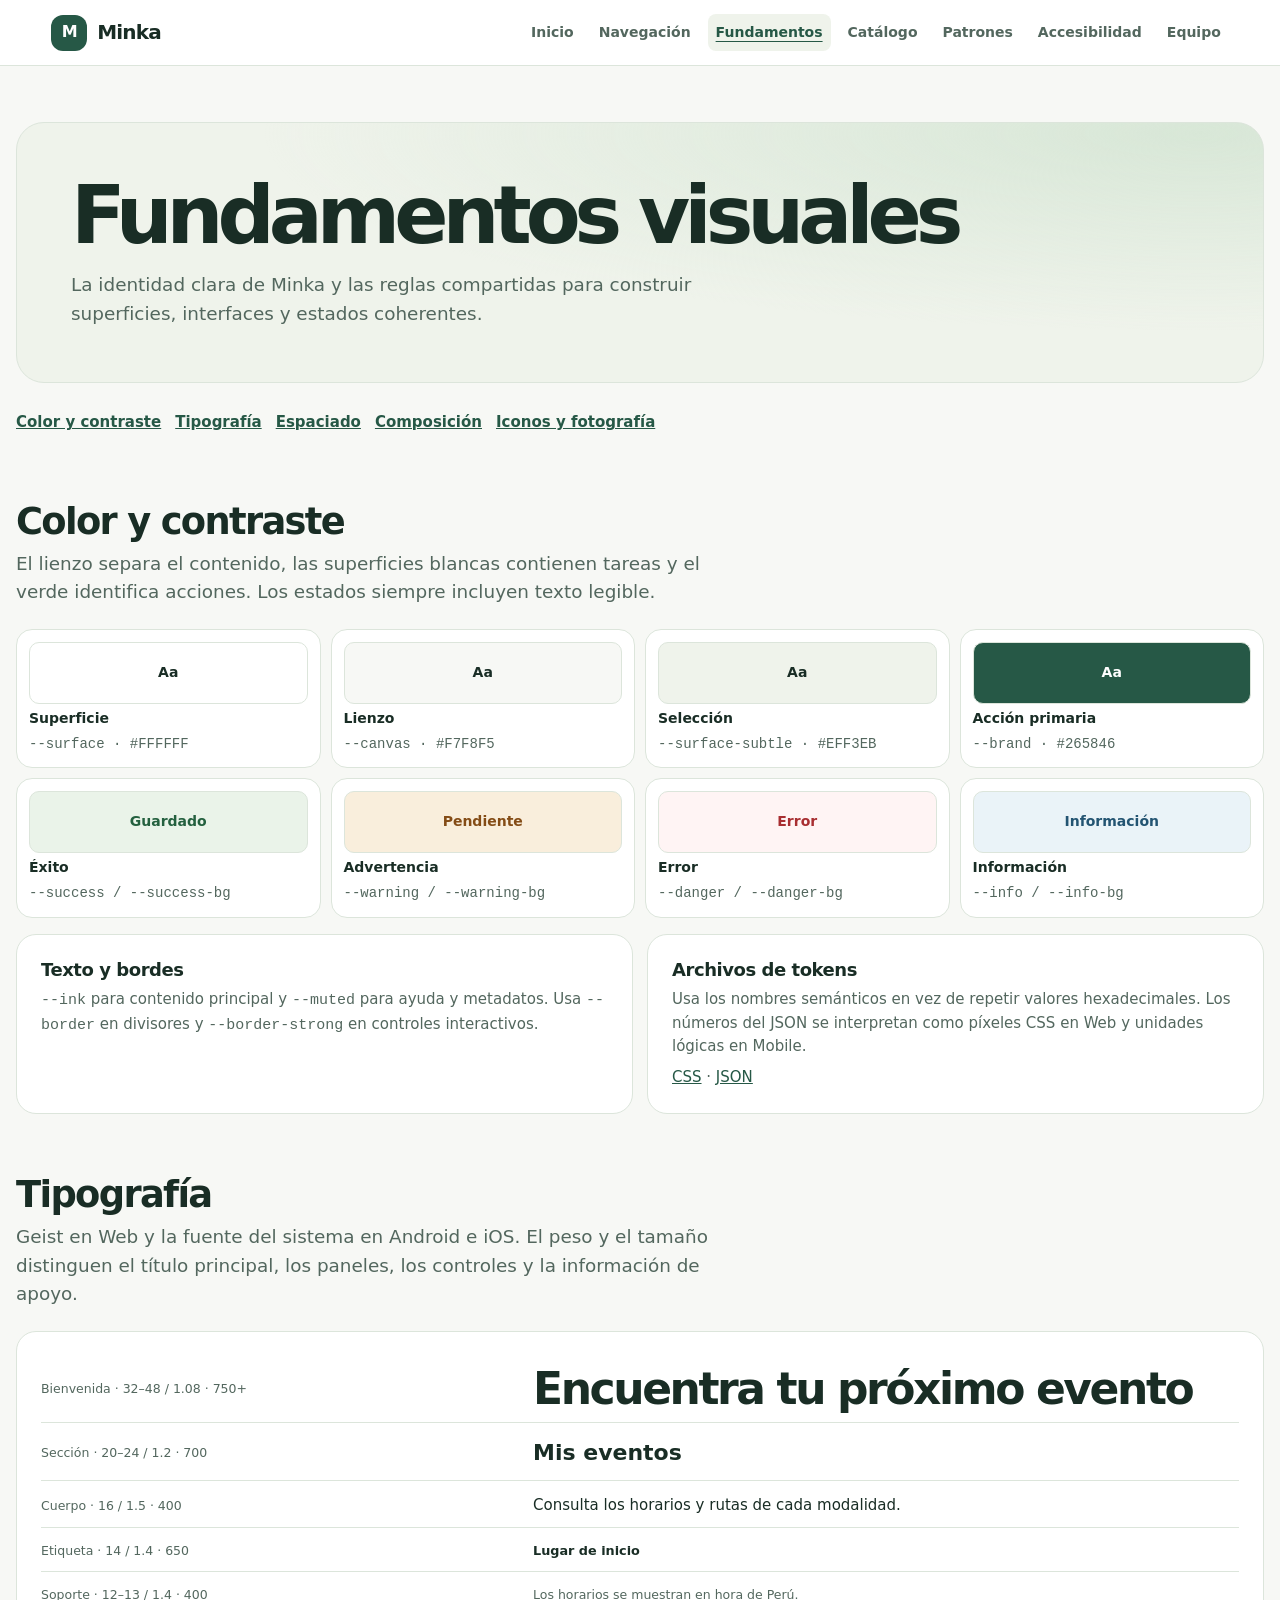
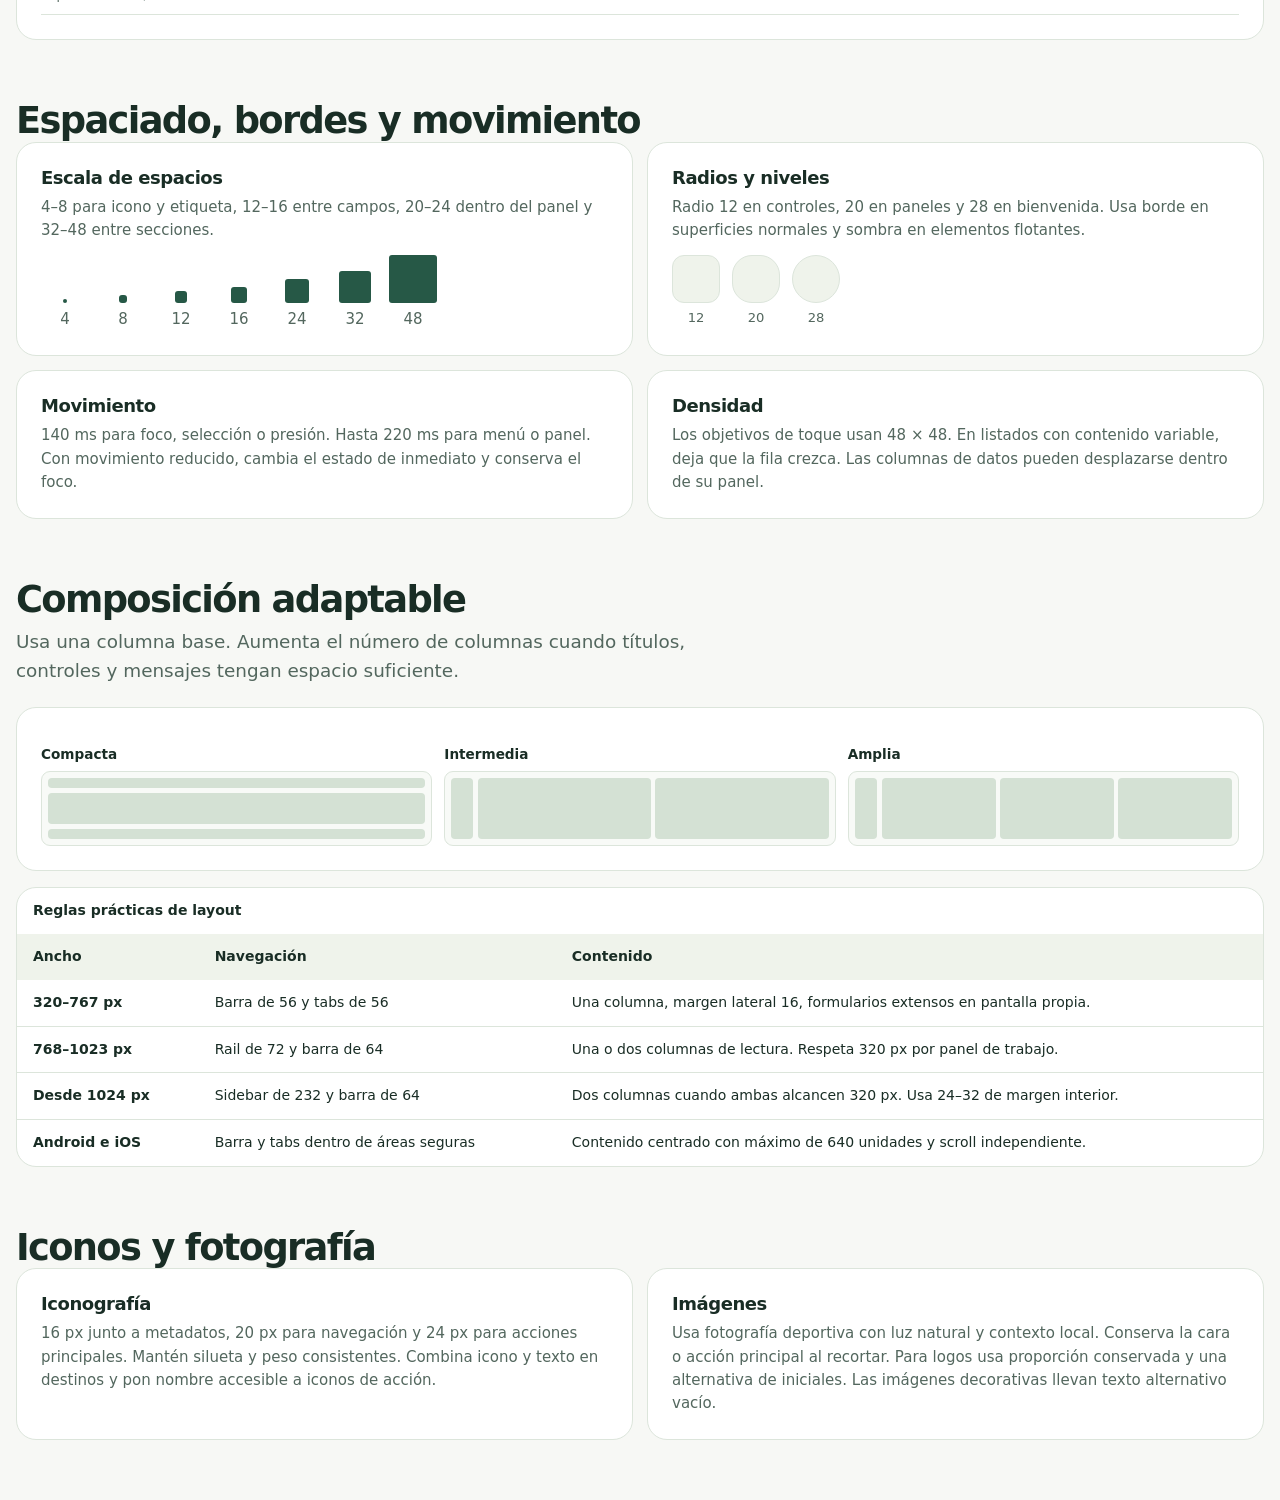
<file: design-system/fundamentos.html>
<!doctype html>
<html lang="es-PE">
    <head>
        <meta charset="utf-8" />
        <meta name="viewport" content="width=device-width, initial-scale=1" />
        <meta
            name="description"
            content="La identidad clara de Minka y las reglas compartidas para construir superficies, interfaces y estados coherentes."
        />
        <title>Fundamentos visuales · Sistema de diseño Minka</title>
        <link rel="stylesheet" href="tokens.css" />
        <link rel="stylesheet" href="design-system.css" />
        <link rel="stylesheet" href="reference.css" />
    </head>
    <body>
        <a class="skip" href="#contenido">Ir al contenido</a>
        <header class="site-header reference-site">
            <div class="site-inner">
                <a class="brand" href="index.html"><span class="mark" aria-hidden="true">M</span> Minka</a>
                <nav class="reference-nav" aria-label="Capítulos del sistema de diseño">
                    <a href="index.html">Inicio</a>
                    <a href="index.html#navegacion">Navegación</a>
                    <a href="fundamentos.html" aria-current="page">Fundamentos</a>
                    <a href="catalogo.html">Catálogo</a>
                    <a href="patrones.html">Patrones</a>
                    <a href="accesibilidad.html">Accesibilidad</a>
                    <a href="equipo.html">Equipo</a>
                </nav>
            </div>
        </header>
        <main class="reference" id="contenido" tabindex="-1">
            <header class="intro">
                <h1>Fundamentos visuales</h1>
                <p>
                    La identidad clara de Minka y las reglas compartidas para construir superficies,
                    interfaces y estados coherentes.
                </p>
            </header>
            <nav class="chapter-bar" aria-label="Temas de fundamentos">
                <a href="#color">Color y contraste</a><a href="#tipografia">Tipografía</a
                ><a href="#espaciado">Espaciado</a><a href="#composicion">Composición</a
                ><a href="#iconos">Iconos y fotografía</a>
            </nav>

            <section class="doc-section" id="color">
                <h2>Color y contraste</h2>
                <p class="lede">
                    El lienzo separa el contenido, las superficies blancas contienen tareas y el verde
                    identifica acciones. Los estados siempre incluyen texto legible.
                </p>
                <div class="token-grid">
                    <div class="token-card">
                        <span class="token-preview" style="background: var(--surface)">Aa</span
                        ><strong>Superficie</strong><code>--surface · #FFFFFF</code>
                    </div>
                    <div class="token-card">
                        <span class="token-preview" style="background: var(--canvas)">Aa</span
                        ><strong>Lienzo</strong><code>--canvas · #F7F8F5</code>
                    </div>
                    <div class="token-card">
                        <span class="token-preview" style="background: var(--surface-subtle)">Aa</span
                        ><strong>Selección</strong><code>--surface-subtle · #EFF3EB</code>
                    </div>
                    <div class="token-card">
                        <span class="token-preview" style="background: var(--brand); color: #fff">Aa</span
                        ><strong>Acción primaria</strong><code>--brand · #265846</code>
                    </div>
                    <div class="token-card">
                        <span
                            class="token-preview"
                            style="background: var(--success-bg); color: var(--success)"
                            >Guardado</span
                        ><strong>Éxito</strong><code>--success / --success-bg</code>
                    </div>
                    <div class="token-card">
                        <span
                            class="token-preview"
                            style="background: var(--warning-bg); color: var(--warning)"
                            >Pendiente</span
                        ><strong>Advertencia</strong><code>--warning / --warning-bg</code>
                    </div>
                    <div class="token-card">
                        <span
                            class="token-preview"
                            style="background: var(--danger-bg); color: var(--danger)"
                            >Error</span
                        ><strong>Error</strong><code>--danger / --danger-bg</code>
                    </div>
                    <div class="token-card">
                        <span class="token-preview" style="background: var(--info-bg); color: var(--info)"
                            >Información</span
                        ><strong>Información</strong><code>--info / --info-bg</code>
                    </div>
                </div>
                <div class="spec-grid nav-specs">
                    <article class="spec">
                        <h3>Texto y bordes</h3>
                        <p>
                            <code>--ink</code> para contenido principal y <code>--muted</code> para ayuda y
                            metadatos. Usa <code>--border</code> en divisores y
                            <code>--border-strong</code> en controles interactivos.
                        </p>
                    </article>
                    <article class="spec">
                        <h3>Archivos de tokens</h3>
                        <p>
                            Usa los nombres semánticos en vez de repetir valores hexadecimales. Los números
                            del JSON se interpretan como píxeles CSS en Web y unidades lógicas en Mobile.
                        </p>
                        <p>
                            <a href="tokens.css" download>CSS</a> · <a href="tokens.json" download>JSON</a>
                        </p>
                    </article>
                </div>
            </section>

            <section class="doc-section" id="tipografia">
                <h2>Tipografía</h2>
                <p class="lede">
                    Geist en Web y la fuente del sistema en Android e iOS. El peso y el tamaño distinguen el
                    título principal, los paneles, los controles y la información de apoyo.
                </p>
                <div class="spec type-list">
                    <div>
                        <small>Bienvenida · 32–48 / 1.08 · 750+</small
                        ><span class="display-text">Encuentra tu próximo evento</span>
                    </div>
                    <div>
                        <small>Sección · 20–24 / 1.2 · 700</small
                        ><span class="heading-text">Mis eventos</span>
                    </div>
                    <div>
                        <small>Cuerpo · 16 / 1.5 · 400</small
                        ><span>Consulta los horarios y rutas de cada modalidad.</span>
                    </div>
                    <div>
                        <small>Etiqueta · 14 / 1.4 · 650</small
                        ><span class="label-text">Lugar de inicio</span>
                    </div>
                    <div>
                        <small>Soporte · 12–13 / 1.4 · 400</small
                        ><small>Los horarios se muestran en hora de Perú.</small>
                    </div>
                </div>
            </section>

            <section class="doc-section" id="espaciado">
                <h2>Espaciado, bordes y movimiento</h2>
                <div class="spec-grid">
                    <article class="spec">
                        <h3>Escala de espacios</h3>
                        <p>
                            4–8 para icono y etiqueta, 12–16 entre campos, 20–24 dentro del panel y 32–48
                            entre secciones.
                        </p>
                        <ul class="space-list" aria-label="Escala en unidades lógicas">
                            <li><i style="--size: 4px"></i>4</li>
                            <li><i style="--size: 8px"></i>8</li>
                            <li><i style="--size: 12px"></i>12</li>
                            <li><i style="--size: 16px"></i>16</li>
                            <li><i style="--size: 24px"></i>24</li>
                            <li><i style="--size: 32px"></i>32</li>
                            <li><i style="--size: 48px"></i>48</li>
                        </ul>
                    </article>
                    <article class="spec">
                        <h3>Radios y niveles</h3>
                        <p>
                            Radio 12 en controles, 20 en paneles y 28 en bienvenida. Usa borde en
                            superficies normales y sombra en elementos flotantes.
                        </p>
                        <div class="size-samples" aria-label="Muestras de radios">
                            <span><b style="border-radius: var(--radius-field)"></b>12</span
                            ><span><b style="border-radius: var(--radius-panel)"></b>20</span
                            ><span><b style="border-radius: var(--radius-hero)"></b>28</span>
                        </div>
                    </article>
                    <article class="spec">
                        <h3>Movimiento</h3>
                        <p>
                            140 ms para foco, selección o presión. Hasta 220 ms para menú o panel. Con
                            movimiento reducido, cambia el estado de inmediato y conserva el foco.
                        </p>
                    </article>
                    <article class="spec">
                        <h3>Densidad</h3>
                        <p>
                            Los objetivos de toque usan 48 × 48. En listados con contenido variable, deja
                            que la fila crezca. Las columnas de datos pueden desplazarse dentro de su panel.
                        </p>
                    </article>
                </div>
            </section>

            <section class="doc-section" id="composicion">
                <h2>Composición adaptable</h2>
                <p class="lede">
                    Usa una columna base. Aumenta el número de columnas cuando títulos, controles y mensajes
                    tengan espacio suficiente.
                </p>
                <div class="spec">
                    <div class="layout-ruler" aria-hidden="true">
                        <div>
                            <strong>Compacta</strong>
                            <div class="ruler ruler-narrow"><span></span><span></span><span></span></div>
                        </div>
                        <div>
                            <strong>Intermedia</strong>
                            <div class="ruler ruler-wide">
                                <span></span>
                                <div class="ruler-section"><span></span><span></span></div>
                            </div>
                        </div>
                        <div>
                            <strong>Amplia</strong>
                            <div class="ruler ruler-wide">
                                <span></span>
                                <div class="ruler-section"><span></span><span></span><span></span></div>
                            </div>
                        </div>
                    </div>
                </div>
                <div class="table-wrap nav-specs">
                    <table class="reference-table">
                        <caption>
                            Reglas prácticas de layout
                        </caption>
                        <thead>
                            <tr>
                                <th scope="col">Ancho</th>
                                <th scope="col">Navegación</th>
                                <th scope="col">Contenido</th>
                            </tr>
                        </thead>
                        <tbody>
                            <tr>
                                <th scope="row">320–767 px</th>
                                <td>Barra de 56 y tabs de 56</td>
                                <td>
                                    Una columna, margen lateral 16, formularios extensos en pantalla propia.
                                </td>
                            </tr>
                            <tr>
                                <th scope="row">768–1023 px</th>
                                <td>Rail de 72 y barra de 64</td>
                                <td>Una o dos columnas de lectura. Respeta 320 px por panel de trabajo.</td>
                            </tr>
                            <tr>
                                <th scope="row">Desde 1024 px</th>
                                <td>Sidebar de 232 y barra de 64</td>
                                <td>
                                    Dos columnas cuando ambas alcancen 320 px. Usa 24–32 de margen interior.
                                </td>
                            </tr>
                            <tr>
                                <th scope="row">Android e iOS</th>
                                <td>Barra y tabs dentro de áreas seguras</td>
                                <td>
                                    Contenido centrado con máximo de 640 unidades y scroll independiente.
                                </td>
                            </tr>
                        </tbody>
                    </table>
                </div>
            </section>

            <section class="doc-section" id="iconos">
                <h2>Iconos y fotografía</h2>
                <div class="spec-grid">
                    <article class="spec">
                        <h3>Iconografía</h3>
                        <p>
                            16 px junto a metadatos, 20 px para navegación y 24 px para acciones
                            principales. Mantén silueta y peso consistentes. Combina icono y texto en
                            destinos y pon nombre accesible a iconos de acción.
                        </p>
                    </article>
                    <article class="spec">
                        <h3>Imágenes</h3>
                        <p>
                            Usa fotografía deportiva con luz natural y contexto local. Conserva la cara o
                            acción principal al recortar. Para logos usa proporción conservada y una
                            alternativa de iniciales. Las imágenes decorativas llevan texto alternativo
                            vacío.
                        </p>
                    </article>
                </div>
            </section>
        </main>
    </body>
</html>
</file>
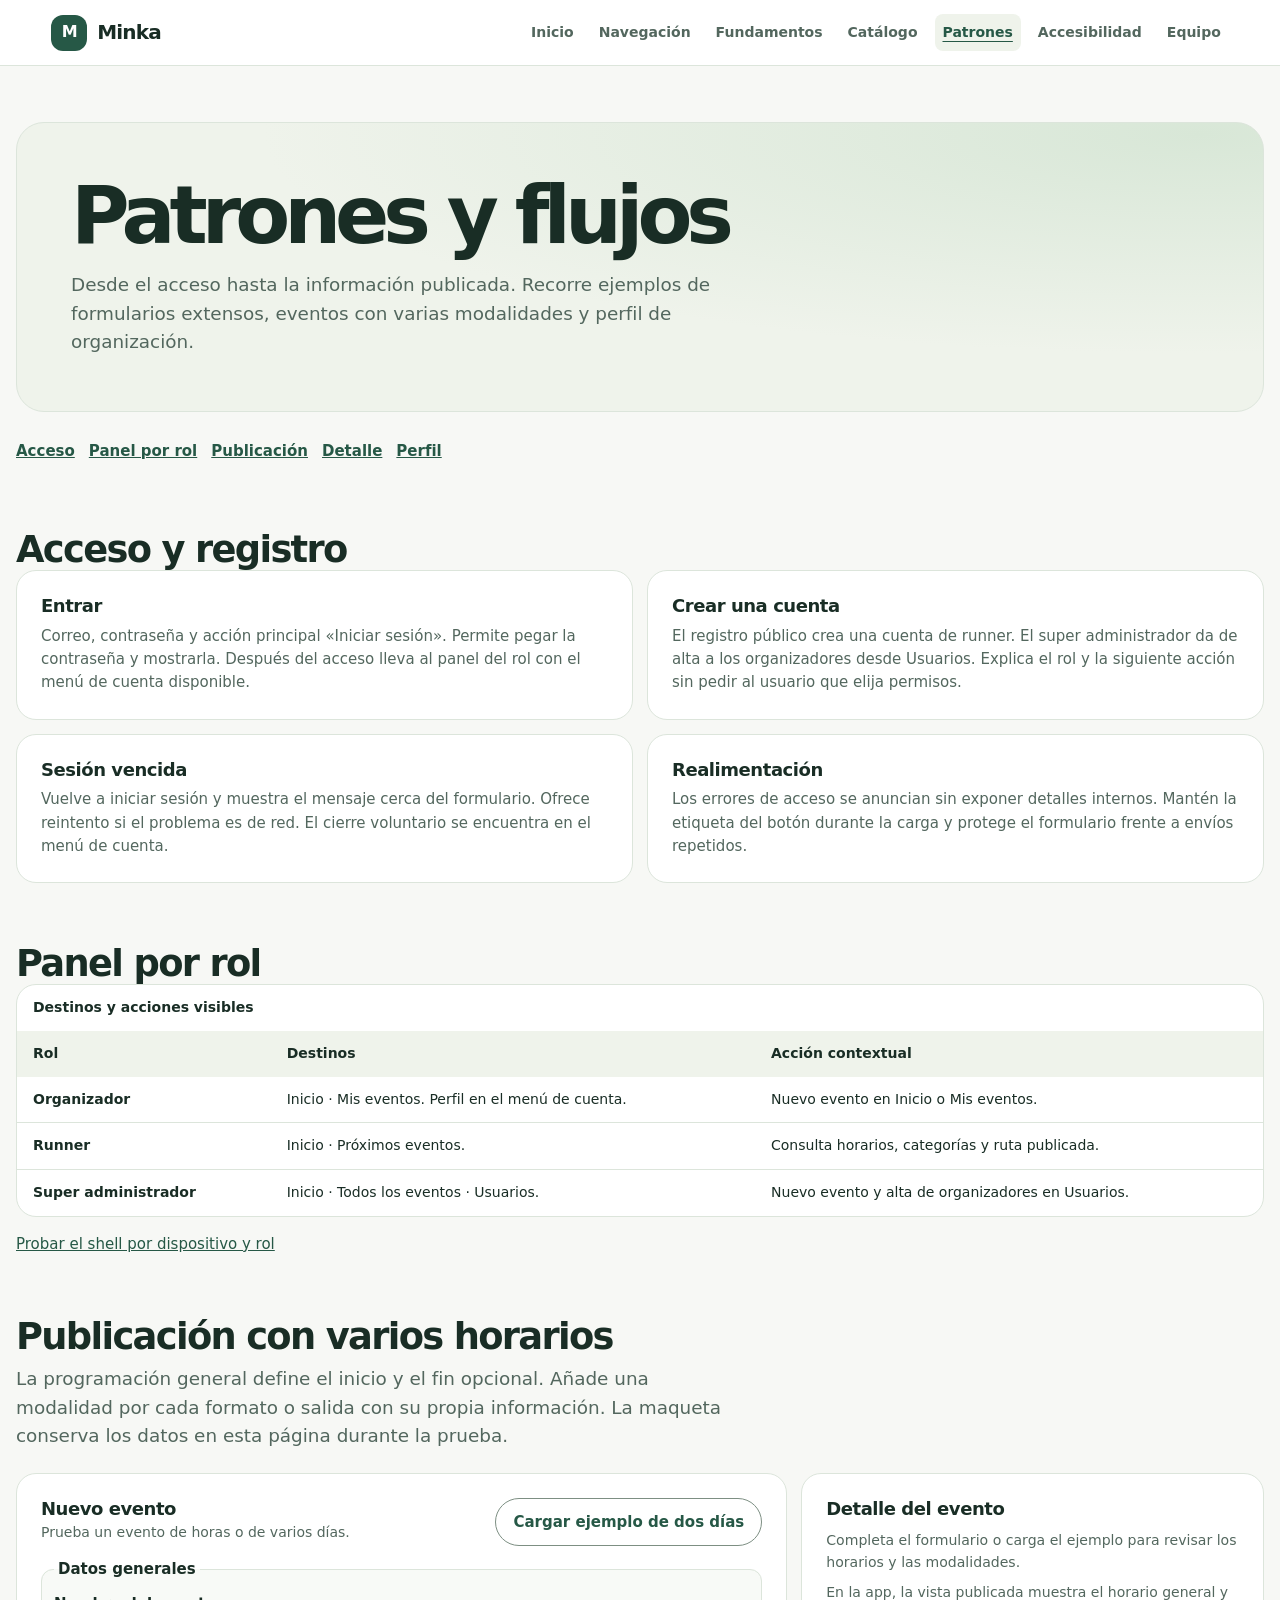
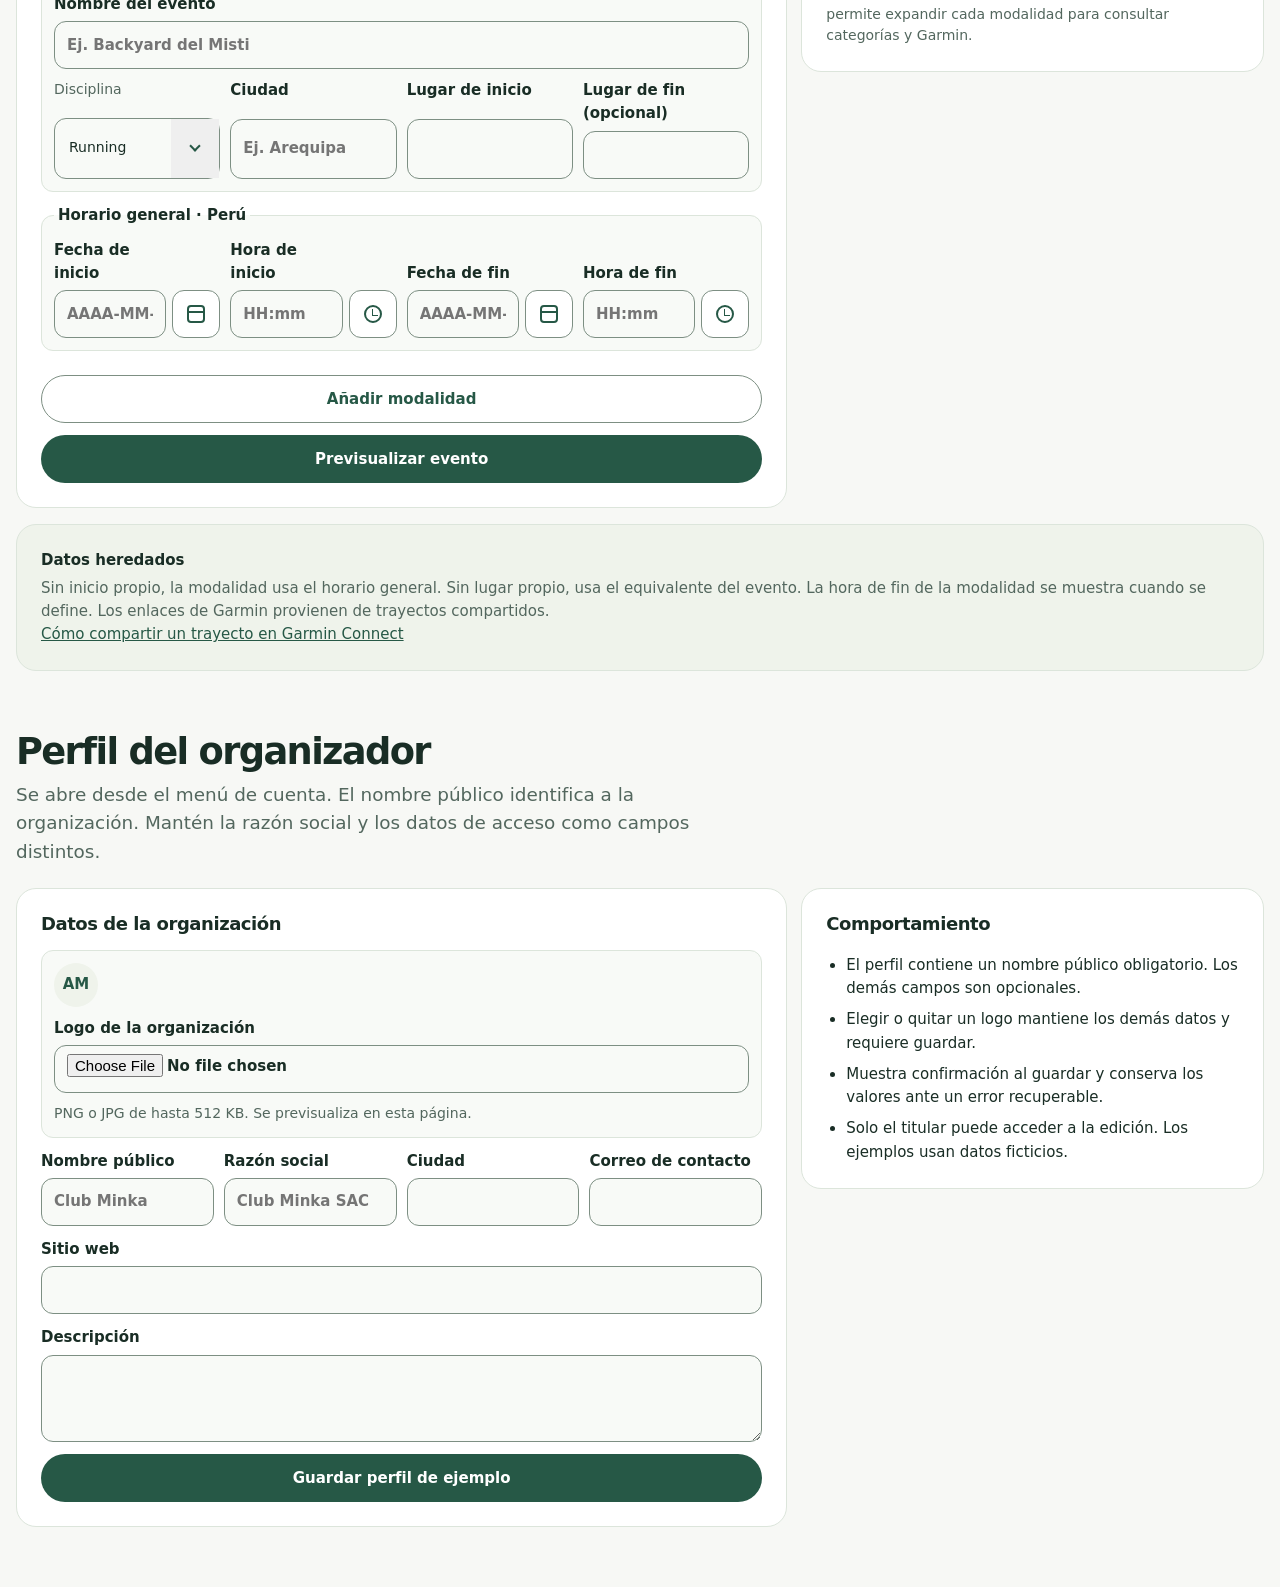
<file: design-system/patrones.html>
<!doctype html>
<html lang="es-PE">
    <head>
        <meta charset="utf-8" />
        <meta name="viewport" content="width=device-width, initial-scale=1" />
        <meta
            name="description"
            content="Desde el acceso hasta la información publicada. Recorre ejemplos de formularios extensos, eventos con varias modalidades y perfil de organización."
        />
        <title>Patrones y flujos · Sistema de diseño Minka</title>
        <link rel="stylesheet" href="tokens.css" />
        <link rel="stylesheet" href="design-system.css" />
        <link rel="stylesheet" href="reference.css" />
        <script src="patrones.js" defer></script>
        <link rel="stylesheet" href="controles.css" />
        <script src="controles.js" defer></script>
    </head>
    <body>
        <a class="skip" href="#contenido">Ir al contenido</a>
        <header class="site-header reference-site">
            <div class="site-inner">
                <a class="brand" href="index.html"><span class="mark" aria-hidden="true">M</span> Minka</a>
                <nav class="reference-nav" aria-label="Capítulos del sistema de diseño">
                    <a href="index.html">Inicio</a>
                    <a href="index.html#navegacion">Navegación</a>
                    <a href="fundamentos.html">Fundamentos</a>
                    <a href="catalogo.html">Catálogo</a>
                    <a href="patrones.html" aria-current="page">Patrones</a>
                    <a href="accesibilidad.html">Accesibilidad</a>
                    <a href="equipo.html">Equipo</a>
                </nav>
            </div>
        </header>
        <main class="reference" id="contenido" tabindex="-1">
            <header class="intro">
                <h1>Patrones y flujos</h1>
                <p>
                    Desde el acceso hasta la información publicada. Recorre ejemplos de formularios
                    extensos, eventos con varias modalidades y perfil de organización.
                </p>
            </header>
            <nav class="chapter-bar" aria-label="Flujos de ejemplo">
                <a href="#acceso">Acceso</a><a href="#panel">Panel por rol</a
                ><a href="#publicacion">Publicación</a><a href="#detalle">Detalle</a
                ><a href="#perfil">Perfil</a>
            </nav>

            <section class="doc-section" id="acceso">
                <h2>Acceso y registro</h2>
                <div class="spec-grid">
                    <article class="spec">
                        <h3>Entrar</h3>
                        <p>
                            Correo, contraseña y acción principal «Iniciar sesión». Permite pegar la
                            contraseña y mostrarla. Después del acceso lleva al panel del rol con el menú de
                            cuenta disponible.
                        </p>
                    </article>
                    <article class="spec">
                        <h3>Crear una cuenta</h3>
                        <p>
                            El registro público crea una cuenta de runner. El super administrador da de alta
                            a los organizadores desde Usuarios. Explica el rol y la siguiente acción sin
                            pedir al usuario que elija permisos.
                        </p>
                    </article>
                    <article class="spec">
                        <h3>Sesión vencida</h3>
                        <p>
                            Vuelve a iniciar sesión y muestra el mensaje cerca del formulario. Ofrece
                            reintento si el problema es de red. El cierre voluntario se encuentra en el menú
                            de cuenta.
                        </p>
                    </article>
                    <article class="spec">
                        <h3>Realimentación</h3>
                        <p>
                            Los errores de acceso se anuncian sin exponer detalles internos. Mantén la
                            etiqueta del botón durante la carga y protege el formulario frente a envíos
                            repetidos.
                        </p>
                    </article>
                </div>
            </section>

            <section class="doc-section" id="panel">
                <h2>Panel por rol</h2>
                <div class="table-wrap">
                    <table class="reference-table">
                        <caption>
                            Destinos y acciones visibles
                        </caption>
                        <thead>
                            <tr>
                                <th scope="col">Rol</th>
                                <th scope="col">Destinos</th>
                                <th scope="col">Acción contextual</th>
                            </tr>
                        </thead>
                        <tbody>
                            <tr>
                                <th scope="row">Organizador</th>
                                <td>Inicio · Mis eventos. Perfil en el menú de cuenta.</td>
                                <td>Nuevo evento en Inicio o Mis eventos.</td>
                            </tr>
                            <tr>
                                <th scope="row">Runner</th>
                                <td>Inicio · Próximos eventos.</td>
                                <td>Consulta horarios, categorías y ruta publicada.</td>
                            </tr>
                            <tr>
                                <th scope="row">Super administrador</th>
                                <td>Inicio · Todos los eventos · Usuarios.</td>
                                <td>Nuevo evento y alta de organizadores en Usuarios.</td>
                            </tr>
                        </tbody>
                    </table>
                </div>
                <p><a href="index.html#navegacion">Probar el shell por dispositivo y rol</a></p>
            </section>

            <section class="doc-section" id="publicacion">
                <h2>Publicación con varios horarios</h2>
                <p class="lede">
                    La programación general define el inicio y el fin opcional. Añade una modalidad por cada
                    formato o salida con su propia información. La maqueta conserva los datos en esta página
                    durante la prueba.
                </p>
                <div class="pattern-layout">
                    <article class="sample">
                        <form id="event-lab" class="demo-form">
                            <header>
                                <div>
                                    <h3>Nuevo evento</h3>
                                    <p>Prueba un evento de horas o de varios días.</p>
                                </div>
                                <button type="button" class="button secondary" id="event-example">
                                    Cargar ejemplo de dos días
                                </button>
                            </header>
                            <fieldset class="specimen">
                                <legend>Datos generales</legend>
                                <label
                                    >Nombre del evento<input
                                        name="title"
                                        maxlength="120"
                                        required
                                        placeholder="Ej. Backyard del Misti"
                                /></label>
                                <div class="demo-field-grid">
                                    <label
                                        >Disciplina<select name="sport" data-searchable>
                                            <option>Running</option>
                                            <option>Atletismo</option>
                                            <option>Trail</option>
                                            <option>Triatlón</option>
                                            <option>Duatlón</option>
                                            <option>Ciclismo</option>
                                            <option>Natación</option>
                                            <option>Fitness competitivo</option>
                                            <option>Otra disciplina</option>
                                        </select></label
                                    >
                                    <label
                                        >Ciudad<input
                                            name="city"
                                            maxlength="100"
                                            required
                                            placeholder="Ej. Arequipa"
                                    /></label>
                                    <label
                                        >Lugar de inicio<input name="location" maxlength="160" required
                                    /></label>
                                    <label
                                        >Lugar de fin (opcional)<input name="finish" maxlength="160"
                                    /></label>
                                </div>
                            </fieldset>
                            <fieldset class="specimen">
                                <legend>Horario general · Perú</legend>
                                <div class="demo-field-grid">
                                    <label
                                        >Fecha de inicio<input name="startDay" type="date" required
                                    /></label>
                                    <label
                                        >Hora de inicio<input name="startTime" type="time" required
                                    /></label>
                                    <label>Fecha de fin<input name="endDay" type="date" /></label>
                                    <label>Hora de fin<input name="endTime" type="time" /></label>
                                </div>
                            </fieldset>
                            <div class="demo-modalities" id="event-modalities"></div>
                            <button type="button" class="button secondary" id="add-event-modality">
                                Añadir modalidad
                            </button>
                            <p
                                class="example-notice error"
                                id="event-error"
                                role="alert"
                                tabindex="-1"
                                hidden
                            ></p>
                            <button type="submit" class="button primary">Previsualizar evento</button>
                        </form>
                    </article>
                    <aside class="sample" id="detalle">
                        <h3 id="event-result-heading" tabindex="-1">Detalle del evento</h3>
                        <div class="preview-result" id="event-result" aria-live="polite">
                            <p>
                                Completa el formulario o carga el ejemplo para revisar los horarios y las
                                modalidades.
                            </p>
                        </div>
                        <p>
                            En la app, la vista publicada muestra el horario general y permite expandir cada
                            modalidad para consultar categorías y Garmin.
                        </p>
                    </aside>
                </div>
                <template id="modality-template">
                    <fieldset class="specimen" data-modality>
                        <legend></legend>
                        <label
                            >Nombre de la modalidad<input
                                name="name"
                                maxlength="80"
                                required
                                placeholder="Ej. Backyard"
                        /></label>
                        <label
                            >Categorías<input
                                name="categories"
                                maxlength="1800"
                                placeholder="General, Máster"
                        /></label>
                        <p>
                            Separa las categorías con comas. Usa horarios propios solo cuando difieran del
                            evento o se conozca su fin.
                        </p>
                        <div class="demo-field-grid">
                            <label>Lugar de inicio propio<input name="location" maxlength="160" /></label>
                            <label>Lugar de fin propio<input name="finish" maxlength="160" /></label>
                            <label>Fecha de inicio<input name="startDay" type="date" /></label>
                            <label>Hora de inicio<input name="startTime" type="time" /></label>
                            <label>Fecha de fin<input name="endDay" type="date" /></label>
                            <label>Hora de fin<input name="endTime" type="time" /></label>
                        </div>
                        <label
                            >Ruta en Garmin Connect<input
                                name="garminUrl"
                                type="url"
                                maxlength="512"
                                placeholder="https://connect.garmin.com/modern/course/…"
                        /></label>
                        <button type="button" class="button secondary" data-remove-modality>
                            Quitar modalidad
                        </button>
                    </fieldset>
                </template>
                <aside class="note">
                    <strong>Datos heredados</strong>
                    <p>
                        Sin inicio propio, la modalidad usa el horario general. Sin lugar propio, usa el
                        equivalente del evento. La hora de fin de la modalidad se muestra cuando se define.
                        Los enlaces de Garmin provienen de trayectos compartidos.
                    </p>
                    <p>
                        <a href="https://support.garmin.com/en-US/?faq=HqVNg0t5pG7KFnmqKH0hHA"
                            >Cómo compartir un trayecto en Garmin Connect</a
                        >
                    </p>
                </aside>
            </section>

            <section class="doc-section" id="perfil">
                <h2>Perfil del organizador</h2>
                <p class="lede">
                    Se abre desde el menú de cuenta. El nombre público identifica a la organización. Mantén
                    la razón social y los datos de acceso como campos distintos.
                </p>
                <div class="pattern-layout">
                    <article class="sample">
                        <form id="profile-lab" class="demo-form">
                            <h3>Datos de la organización</h3>
                            <div class="specimen">
                                <div class="sample-row">
                                    <img
                                        class="profile-logo"
                                        id="profile-photo-preview"
                                        alt="Logo de ejemplo"
                                        width="72"
                                        height="72"
                                        hidden
                                    />
                                    <span
                                        class="example-avatar"
                                        id="profile-logo-fallback"
                                        aria-label="Iniciales del logo de ejemplo"
                                        >AM</span
                                    >
                                </div>
                                <label
                                    >Logo de la organización<input
                                        type="file"
                                        id="profile-photo"
                                        accept="image/png,image/jpeg"
                                /></label>
                                <p>PNG o JPG de hasta 512 KB. Se previsualiza en esta página.</p>
                                <button type="button" class="button secondary" id="profile-remove" hidden>
                                    Quitar logo
                                </button>
                            </div>
                            <div class="demo-field-grid">
                                <label
                                    >Nombre público<input
                                        name="name"
                                        maxlength="120"
                                        required
                                        placeholder="Club Minka"
                                /></label>
                                <label
                                    >Razón social<input
                                        name="legalName"
                                        maxlength="180"
                                        placeholder="Club Minka SAC"
                                /></label>
                                <label>Ciudad<input name="city" maxlength="100" /></label>
                                <label
                                    >Correo de contacto<input name="email" type="email" maxlength="254"
                                /></label>
                            </div>
                            <label>Sitio web<input name="website" type="url" maxlength="300" /></label>
                            <label
                                >Descripción<textarea
                                    name="description"
                                    rows="3"
                                    maxlength="800"
                                ></textarea>
                            </label>
                            <p id="profile-feedback" role="status" hidden></p>
                            <button type="submit" class="button primary">Guardar perfil de ejemplo</button>
                        </form>
                    </article>
                    <aside class="sample">
                        <h3>Comportamiento</h3>
                        <ul class="rule-list">
                            <li>
                                El perfil contiene un nombre público obligatorio. Los demás campos son
                                opcionales.
                            </li>
                            <li>Elegir o quitar un logo mantiene los demás datos y requiere guardar.</li>
                            <li>
                                Muestra confirmación al guardar y conserva los valores ante un error
                                recuperable.
                            </li>
                            <li>
                                Solo el titular puede acceder a la edición. Los ejemplos usan datos
                                ficticios.
                            </li>
                        </ul>
                    </aside>
                </div>
            </section>
        </main>
    </body>
</html>
</file>
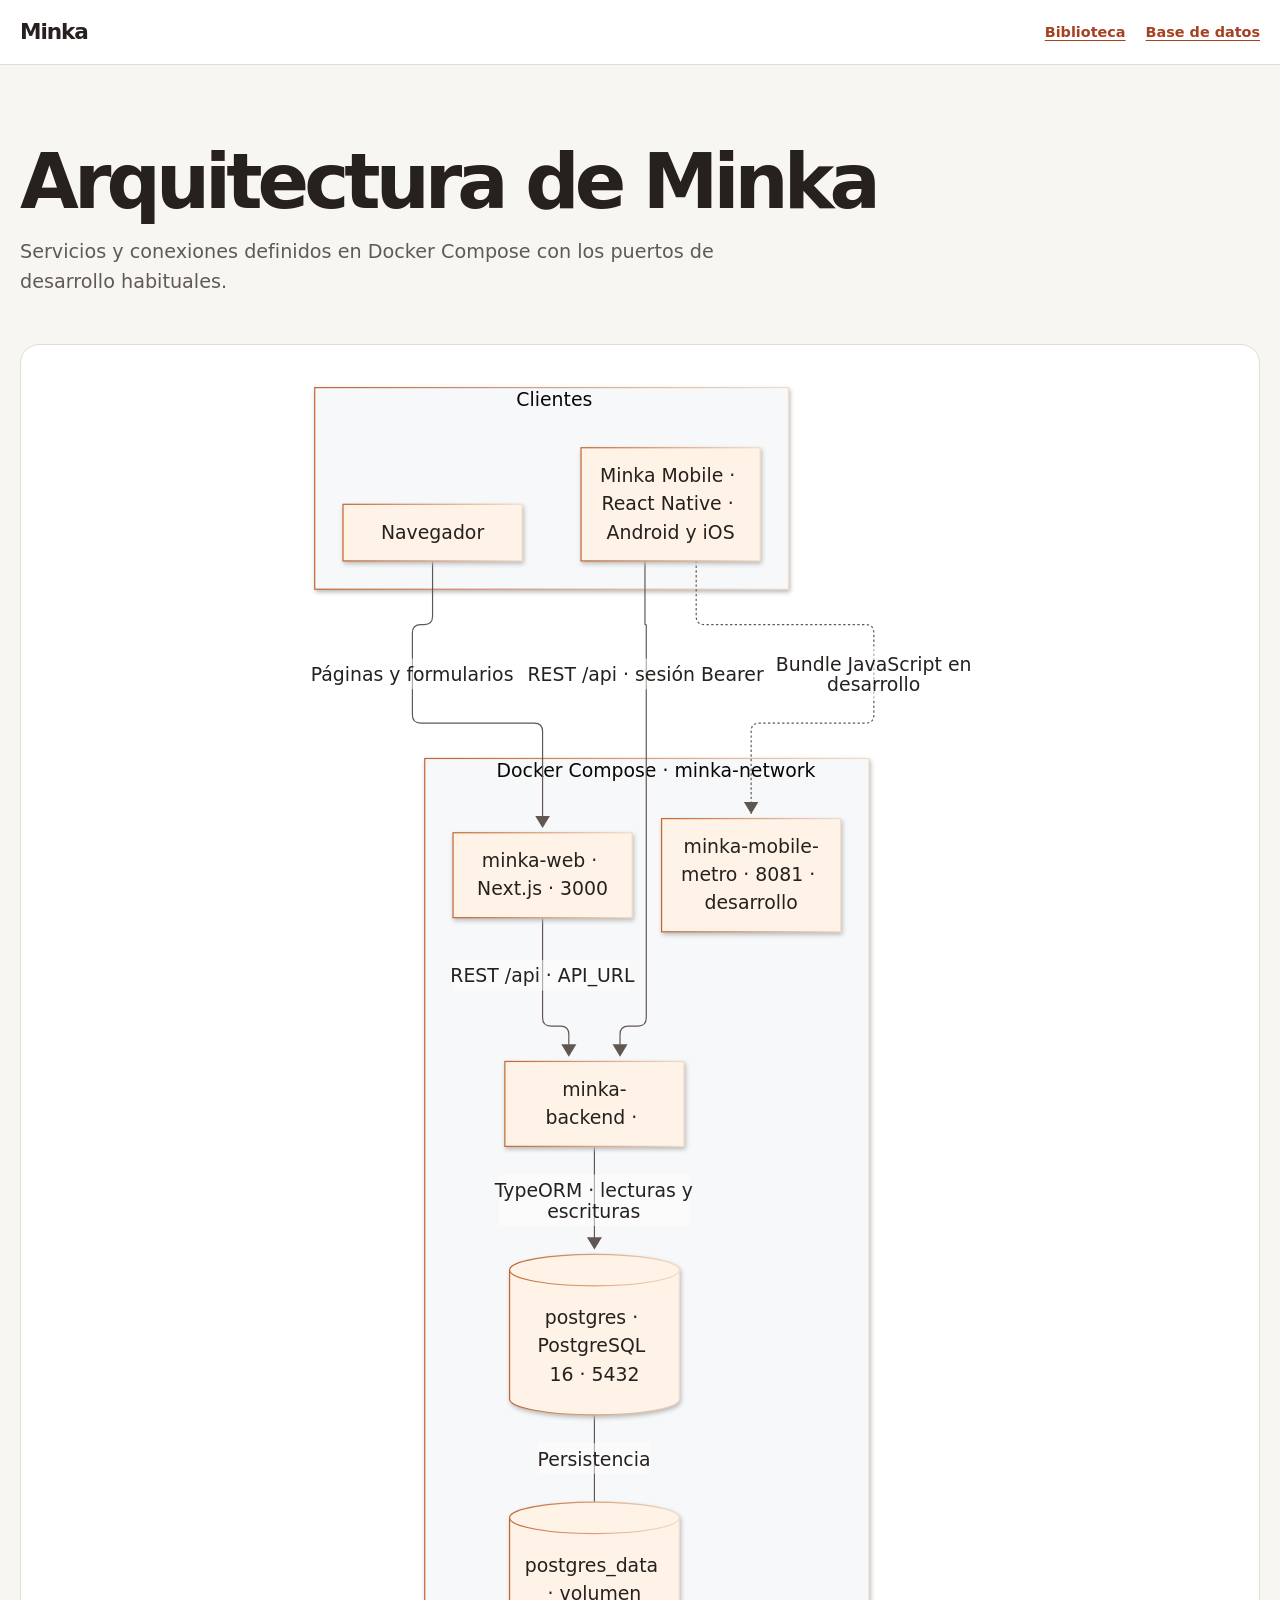
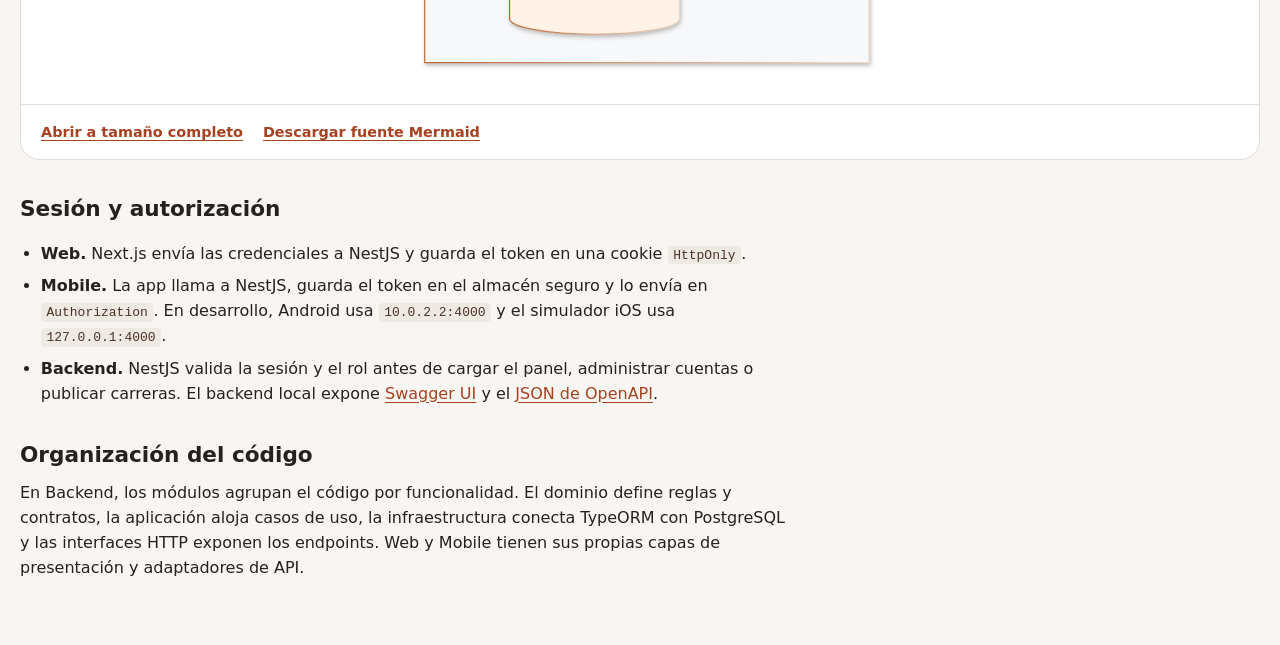
<file: diagramas/arquitectura.html>
<!doctype html>
<html lang="es">
<head>
    <meta charset="utf-8">
    <meta name="viewport" content="width=device-width, initial-scale=1">
    <title>Arquitectura · Minka</title>
    <link rel="stylesheet" href="diagramas.css">
</head>
<body>
    <header class="site-header">
        <div class="page header-row">
            <a class="wordmark" href="index.html">Minka</a>
            <nav aria-label="Diagramas">
                <a href="index.html">Biblioteca</a>
                <a href="base-de-datos.html">Base de datos</a>
            </nav>
        </div>
    </header>

    <main class="page">
        <div class="page-heading">
            <h1>Arquitectura de Minka</h1>
            <p>Servicios y conexiones definidos en Docker Compose con los puertos de desarrollo habituales.</p>
        </div>

        <figure class="diagram-panel">
            <div class="diagram-stage diagram-stage-flow" tabindex="0" role="region" aria-label="Diagrama de servicios">
                <img src="recursos/arquitectura.svg" alt="El navegador se conecta a Next.js, que consulta NestJS. Mobile consulta NestJS y recibe el bundle de Metro en desarrollo. NestJS accede a PostgreSQL mediante TypeORM y la base persiste sus datos en postgres_data.">
            </div>
            <figcaption class="diagram-links">
                <a href="recursos/arquitectura.svg">Abrir a tamaño completo</a>
                <a href="recursos/arquitectura.mmd" download>Descargar fuente Mermaid</a>
            </figcaption>
        </figure>

        <section class="notes" aria-labelledby="sesion">
            <h2 id="sesion">Sesión y autorización</h2>
            <ul>
                <li><strong>Web.</strong> Next.js envía las credenciales a NestJS y guarda el token en una cookie <code>HttpOnly</code>.</li>
                <li><strong>Mobile.</strong> La app llama a NestJS, guarda el token en el almacén seguro y lo envía en <code>Authorization</code>. En desarrollo, Android usa <code>10.0.2.2:4000</code> y el simulador iOS usa <code>127.0.0.1:4000</code>.</li>
                <li><strong>Backend.</strong> NestJS valida la sesión y el rol antes de cargar el panel, administrar cuentas o publicar carreras. El backend local expone <a href="http://localhost:4000/api/docs">Swagger UI</a> y el <a href="http://localhost:4000/api/docs-json">JSON de OpenAPI</a>.</li>
            </ul>
        </section>

        <section class="notes" aria-labelledby="codigo">
            <h2 id="codigo">Organización del código</h2>
            <p>En Backend, los módulos agrupan el código por funcionalidad. El dominio define reglas y contratos, la aplicación aloja casos de uso, la infraestructura conecta TypeORM con PostgreSQL y las interfaces HTTP exponen los endpoints. Web y Mobile tienen sus propias capas de presentación y adaptadores de API.</p>
        </section>
    </main>
</body>
</html>
</file>
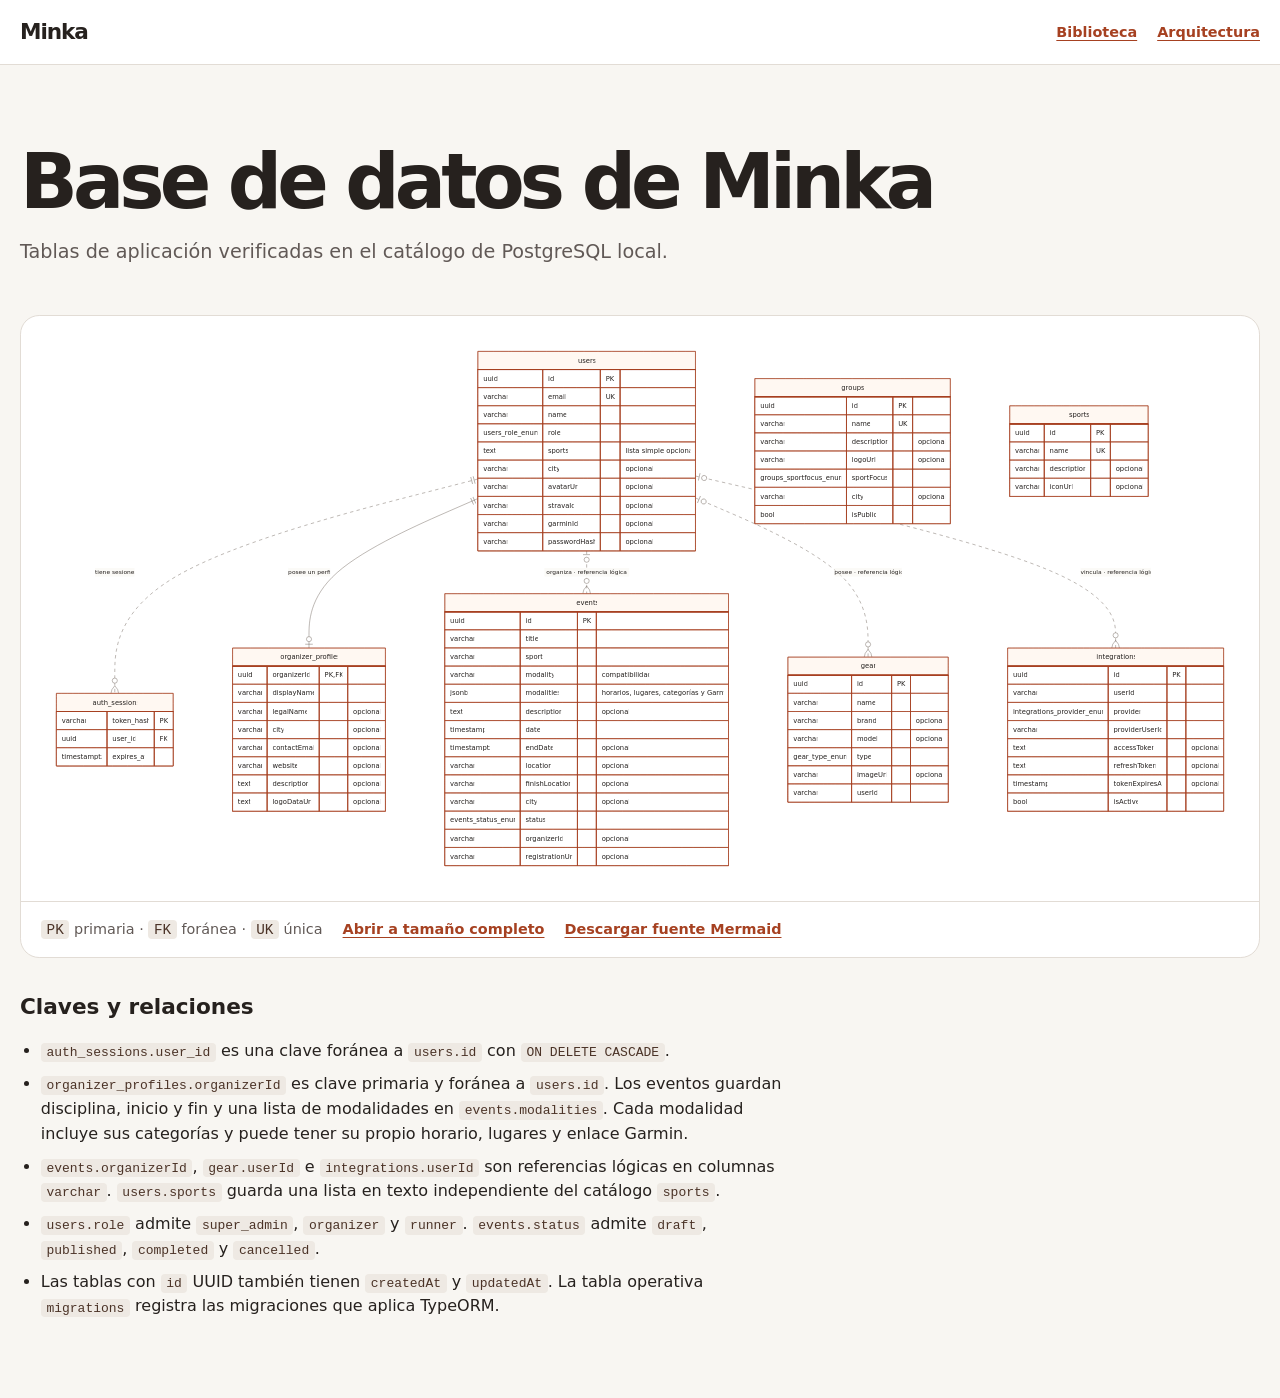
<file: diagramas/base-de-datos.html>
<!doctype html>
<html lang="es">
<head>
    <meta charset="utf-8">
    <meta name="viewport" content="width=device-width, initial-scale=1">
    <title>Base de datos · Minka</title>
    <link rel="stylesheet" href="diagramas.css">
</head>
<body>
    <header class="site-header">
        <div class="page header-row">
            <a class="wordmark" href="index.html">Minka</a>
            <nav aria-label="Diagramas">
                <a href="index.html">Biblioteca</a>
                <a href="arquitectura.html">Arquitectura</a>
            </nav>
        </div>
    </header>

    <main class="page">
        <div class="page-heading">
            <h1>Base de datos de Minka</h1>
            <p>Tablas de aplicación verificadas en el catálogo de PostgreSQL local.</p>
        </div>

        <figure class="diagram-panel">
            <div class="diagram-stage diagram-stage-erd" tabindex="0" role="region" aria-label="Diagrama de tablas con desplazamiento horizontal">
                <img src="recursos/base-de-datos.svg" alt="La tabla users tiene sesiones en auth_sessions y puede tener un perfil de organizador en organizer_profiles. Events, gear e integrations referencian usuarios de forma lógica. Groups y sports son tablas independientes.">
            </div>
            <figcaption class="diagram-links">
                <span><code>PK</code> primaria · <code>FK</code> foránea · <code>UK</code> única</span>
                <a href="recursos/base-de-datos.svg">Abrir a tamaño completo</a>
                <a href="recursos/base-de-datos.mmd" download>Descargar fuente Mermaid</a>
            </figcaption>
        </figure>

        <section class="notes" aria-labelledby="relaciones">
            <h2 id="relaciones">Claves y relaciones</h2>
            <ul>
                <li><code>auth_sessions.user_id</code> es una clave foránea a <code>users.id</code> con <code>ON DELETE CASCADE</code>.</li>
                <li><code>organizer_profiles.organizerId</code> es clave primaria y foránea a <code>users.id</code>. Los eventos guardan disciplina, inicio y fin y una lista de modalidades en <code>events.modalities</code>. Cada modalidad incluye sus categorías y puede tener su propio horario, lugares y enlace Garmin.</li>
                <li><code>events.organizerId</code>, <code>gear.userId</code> e <code>integrations.userId</code> son referencias lógicas en columnas <code>varchar</code>. <code>users.sports</code> guarda una lista en texto independiente del catálogo <code>sports</code>.</li>
                <li><code>users.role</code> admite <code>super_admin</code>, <code>organizer</code> y <code>runner</code>. <code>events.status</code> admite <code>draft</code>, <code>published</code>, <code>completed</code> y <code>cancelled</code>.</li>
                <li>Las tablas con <code>id</code> UUID también tienen <code>createdAt</code> y <code>updatedAt</code>. La tabla operativa <code>migrations</code> registra las migraciones que aplica TypeORM.</li>
            </ul>
        </section>
    </main>
</body>
</html>
</file>
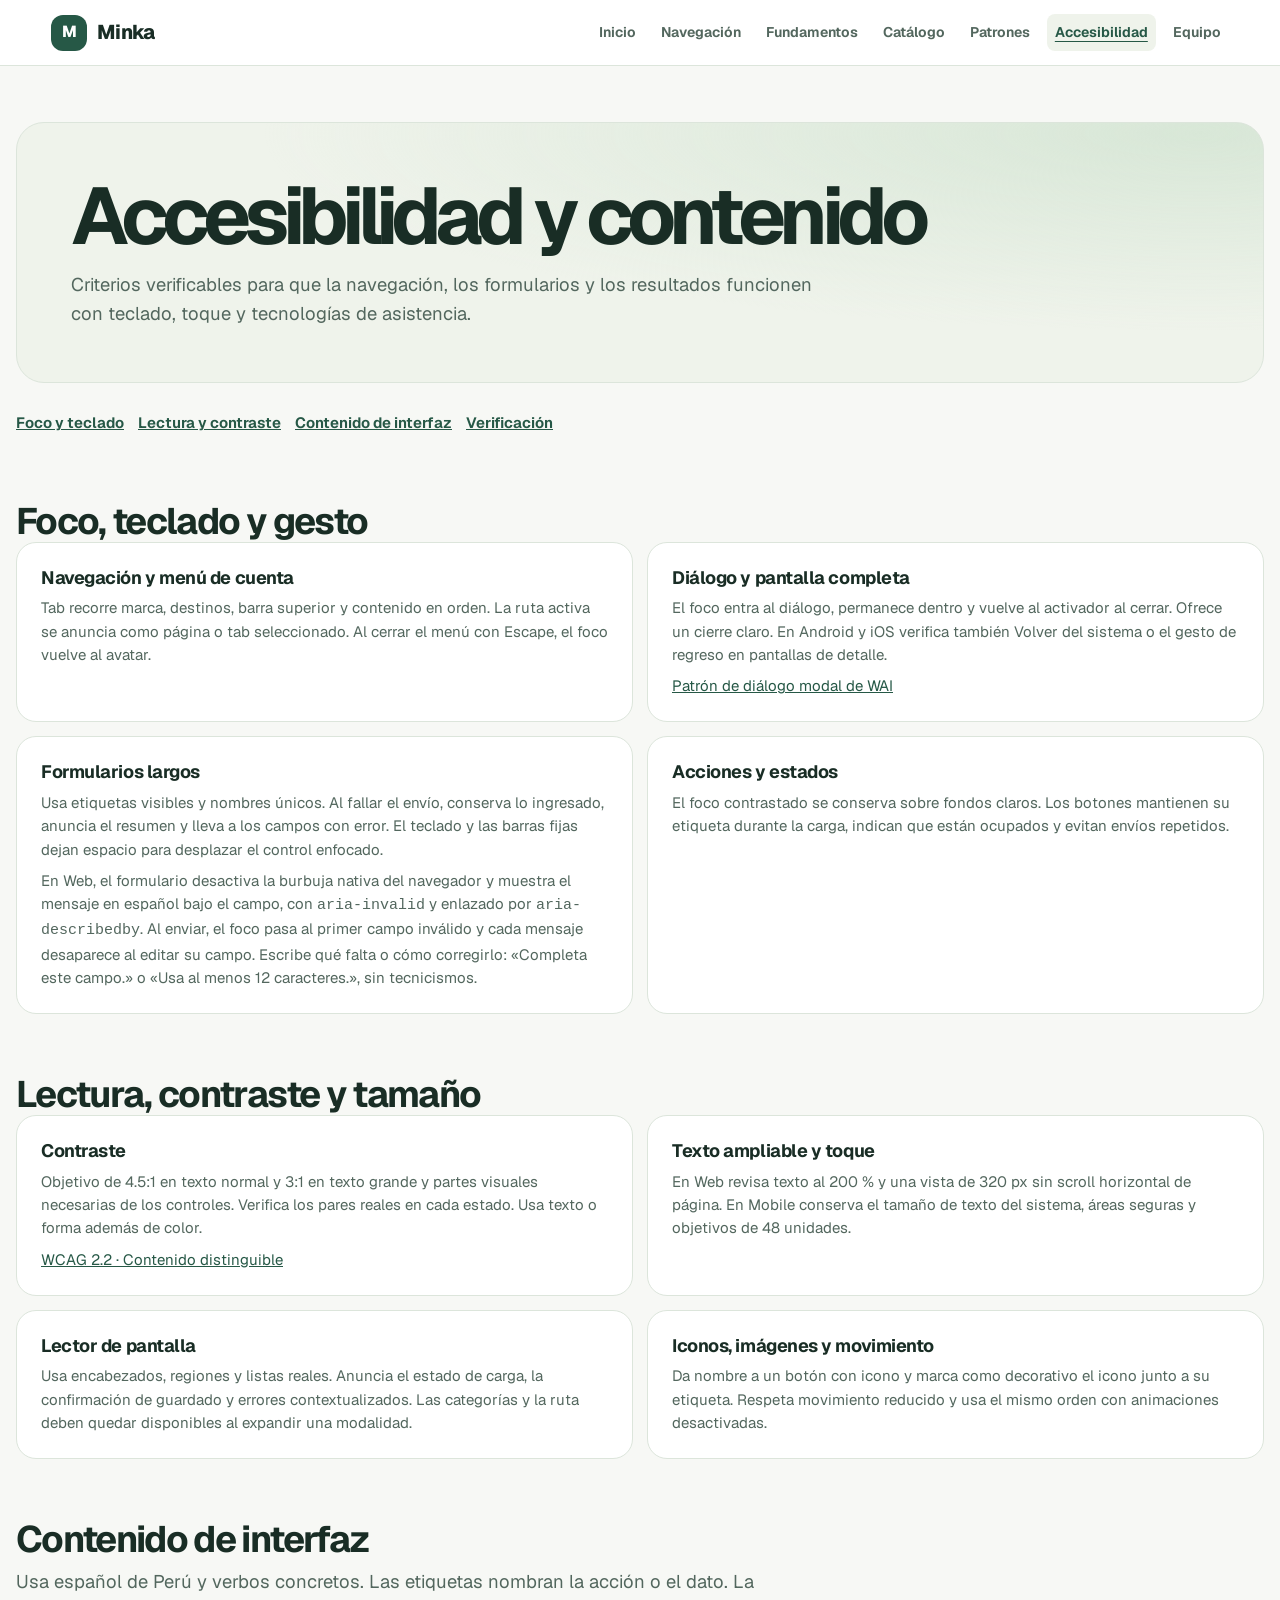
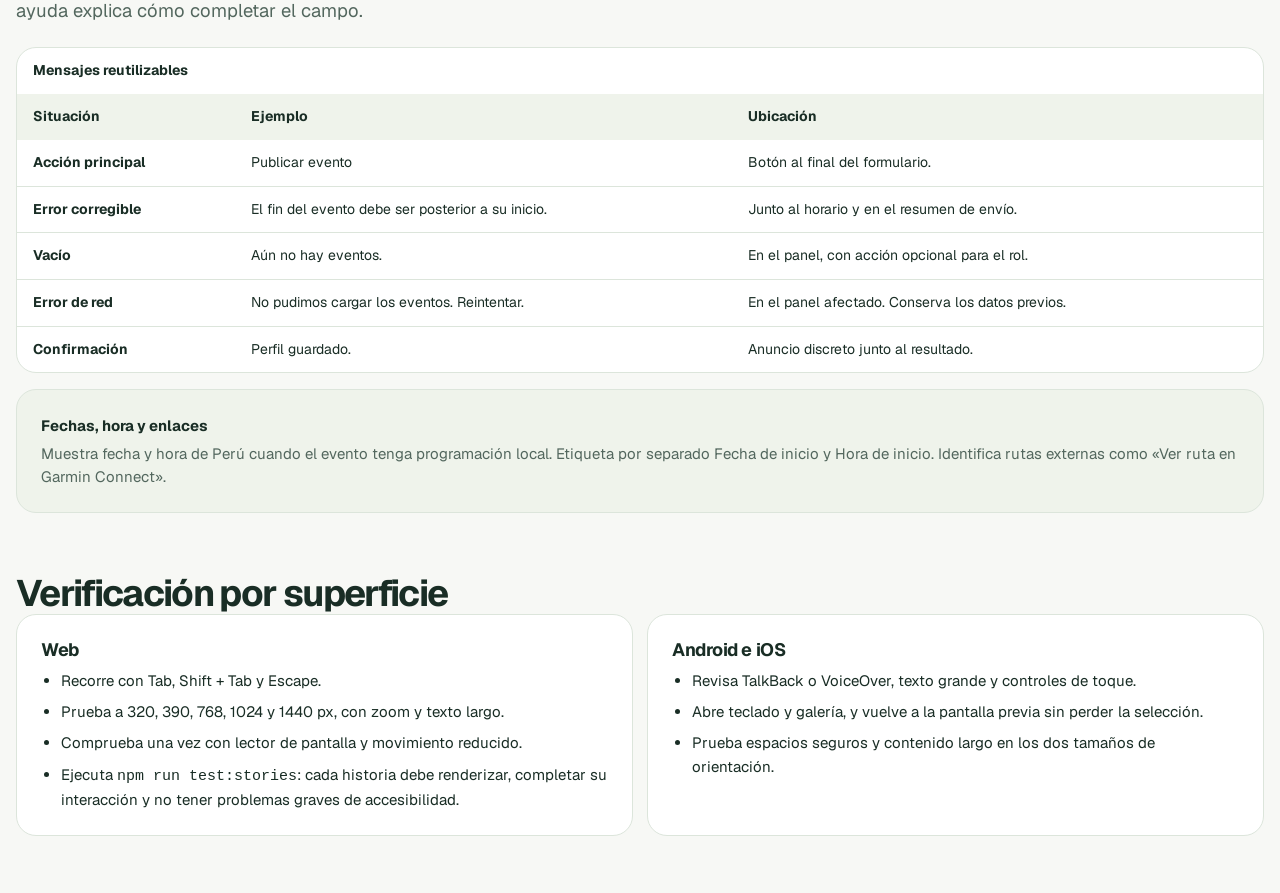
<file: docs/design-system/accesibilidad.html>
<!doctype html>
<html lang="es-PE">
    <head>
        <meta charset="utf-8" />
        <meta name="viewport" content="width=device-width, initial-scale=1" />
        <meta
            name="description"
            content="Criterios verificables para que la navegación, los formularios y los resultados funcionen con teclado, toque y tecnologías de asistencia."
        />
        <title>Accesibilidad y contenido · Sistema de diseño Minka</title>
        <link rel="stylesheet" href="tokens.css" />
        <link rel="stylesheet" href="design-system.css" />
        <link rel="stylesheet" href="reference.css" />
    </head>
    <body>
        <a class="skip" href="#contenido">Ir al contenido</a>
        <header class="site-header reference-site">
            <div class="site-inner">
                <a class="brand" href="index.html"><span class="mark" aria-hidden="true">M</span> Minka</a>
                <nav class="reference-nav" aria-label="Capítulos del sistema de diseño">
                    <a href="index.html">Inicio</a>
                    <a href="index.html#navegacion">Navegación</a>
                    <a href="fundamentos.html">Fundamentos</a>
                    <a href="catalogo.html">Catálogo</a>
                    <a href="patrones.html">Patrones</a>
                    <a href="accesibilidad.html" aria-current="page">Accesibilidad</a>
                    <a href="equipo.html">Equipo</a>
                </nav>
            </div>
        </header>
        <main class="reference" id="contenido" tabindex="-1">
            <header class="intro">
                <h1>Accesibilidad y contenido</h1>
                <p>
                    Criterios verificables para que la navegación, los formularios y los resultados
                    funcionen con teclado, toque y tecnologías de asistencia.
                </p>
            </header>
            <nav class="chapter-bar" aria-label="Temas de accesibilidad">
                <a href="#teclado">Foco y teclado</a><a href="#lectura">Lectura y contraste</a
                ><a href="#contenido-ui">Contenido de interfaz</a><a href="#verificacion">Verificación</a>
            </nav>

            <section class="doc-section" id="teclado">
                <h2>Foco, teclado y gesto</h2>
                <div class="spec-grid">
                    <article class="spec">
                        <h3>Navegación y menú de cuenta</h3>
                        <p>
                            Tab recorre marca, destinos, barra superior y contenido en orden. La ruta activa
                            se anuncia como página o tab seleccionado. Al cerrar el menú con Escape, el foco
                            vuelve al avatar.
                        </p>
                    </article>
                    <article class="spec">
                        <h3>Diálogo y pantalla completa</h3>
                        <p>
                            El foco entra al diálogo, permanece dentro y vuelve al activador al cerrar.
                            Ofrece un cierre claro. En Android y iOS verifica también Volver del sistema o
                            el gesto de regreso en pantallas de detalle.
                        </p>
                        <p>
                            <a href="https://www.w3.org/WAI/ARIA/apg/patterns/dialog-modal/"
                                >Patrón de diálogo modal de WAI</a
                            >
                        </p>
                    </article>
                    <article class="spec">
                        <h3>Formularios largos</h3>
                        <p>
                            Usa etiquetas visibles y nombres únicos. Al fallar el envío, conserva lo
                            ingresado, anuncia el resumen y lleva a los campos con error. El teclado y las
                            barras fijas dejan espacio para desplazar el control enfocado.
                        </p>
                        <p>
                            En Web, el formulario desactiva la burbuja nativa del navegador y muestra el
                            mensaje en español bajo el campo, con <code>aria-invalid</code> y enlazado por
                            <code>aria-describedby</code>. Al enviar, el foco pasa al primer campo inválido y
                            cada mensaje desaparece al editar su campo. Escribe qué falta o cómo corregirlo:
                            «Completa este campo.» o «Usa al menos 12 caracteres.», sin tecnicismos.
                        </p>
                    </article>
                    <article class="spec">
                        <h3>Acciones y estados</h3>
                        <p>
                            El foco contrastado se conserva sobre fondos claros. Los botones mantienen su
                            etiqueta durante la carga, indican que están ocupados y evitan envíos repetidos.
                        </p>
                    </article>
                </div>
            </section>

            <section class="doc-section" id="lectura">
                <h2>Lectura, contraste y tamaño</h2>
                <div class="spec-grid">
                    <article class="spec">
                        <h3>Contraste</h3>
                        <p>
                            Objetivo de 4.5:1 en texto normal y 3:1 en texto grande y partes visuales
                            necesarias de los controles. Verifica los pares reales en cada estado. Usa texto
                            o forma además de color.
                        </p>
                        <p>
                            <a href="https://www.w3.org/TR/WCAG22/#distinguishable"
                                >WCAG 2.2 · Contenido distinguible</a
                            >
                        </p>
                    </article>
                    <article class="spec">
                        <h3>Texto ampliable y toque</h3>
                        <p>
                            En Web revisa texto al 200 % y una vista de 320 px sin scroll horizontal de
                            página. En Mobile conserva el tamaño de texto del sistema, áreas seguras y
                            objetivos de 48 unidades.
                        </p>
                    </article>
                    <article class="spec">
                        <h3>Lector de pantalla</h3>
                        <p>
                            Usa encabezados, regiones y listas reales. Anuncia el estado de carga, la
                            confirmación de guardado y errores contextualizados. Las categorías y la ruta
                            deben quedar disponibles al expandir una modalidad.
                        </p>
                    </article>
                    <article class="spec">
                        <h3>Iconos, imágenes y movimiento</h3>
                        <p>
                            Da nombre a un botón con icono y marca como decorativo el icono junto a su
                            etiqueta. Respeta movimiento reducido y usa el mismo orden con animaciones
                            desactivadas.
                        </p>
                    </article>
                </div>
            </section>

            <section class="doc-section" id="contenido-ui">
                <h2>Contenido de interfaz</h2>
                <p class="lede">
                    Usa español de Perú y verbos concretos. Las etiquetas nombran la acción o el dato. La
                    ayuda explica cómo completar el campo.
                </p>
                <div class="table-wrap">
                    <table class="reference-table">
                        <caption>
                            Mensajes reutilizables
                        </caption>
                        <thead>
                            <tr>
                                <th scope="col">Situación</th>
                                <th scope="col">Ejemplo</th>
                                <th scope="col">Ubicación</th>
                            </tr>
                        </thead>
                        <tbody>
                            <tr>
                                <th scope="row">Acción principal</th>
                                <td>Publicar evento</td>
                                <td>Botón al final del formulario.</td>
                            </tr>
                            <tr>
                                <th scope="row">Error corregible</th>
                                <td>El fin del evento debe ser posterior a su inicio.</td>
                                <td>Junto al horario y en el resumen de envío.</td>
                            </tr>
                            <tr>
                                <th scope="row">Vacío</th>
                                <td>Aún no hay eventos.</td>
                                <td>En el panel, con acción opcional para el rol.</td>
                            </tr>
                            <tr>
                                <th scope="row">Error de red</th>
                                <td>No pudimos cargar los eventos. Reintentar.</td>
                                <td>En el panel afectado. Conserva los datos previos.</td>
                            </tr>
                            <tr>
                                <th scope="row">Confirmación</th>
                                <td>Perfil guardado.</td>
                                <td>Anuncio discreto junto al resultado.</td>
                            </tr>
                        </tbody>
                    </table>
                </div>
                <aside class="note">
                    <strong>Fechas, hora y enlaces</strong>
                    <p>
                        Muestra fecha y hora de Perú cuando el evento tenga programación local. Etiqueta por
                        separado Fecha de inicio y Hora de inicio. Identifica rutas externas como «Ver ruta
                        en Garmin Connect».
                    </p>
                </aside>
            </section>

            <section class="doc-section" id="verificacion">
                <h2>Verificación por superficie</h2>
                <div class="spec-grid">
                    <article class="spec">
                        <h3>Web</h3>
                        <ul class="rule-list">
                            <li>Recorre con Tab, Shift + Tab y Escape.</li>
                            <li>Prueba a 320, 390, 768, 1024 y 1440 px, con zoom y texto largo.</li>
                            <li>Comprueba una vez con lector de pantalla y movimiento reducido.</li>
                            <li>
                                Ejecuta <code>npm run test:stories</code>: cada historia debe renderizar, completar su
                                interacción y no tener problemas graves de accesibilidad.
                            </li>
                        </ul>
                    </article>
                    <article class="spec">
                        <h3>Android e iOS</h3>
                        <ul class="rule-list">
                            <li>Revisa TalkBack o VoiceOver, texto grande y controles de toque.</li>
                            <li>
                                Abre teclado y galería, y vuelve a la pantalla previa sin perder la
                                selección.
                            </li>
                            <li>
                                Prueba espacios seguros y contenido largo en los dos tamaños de orientación.
                            </li>
                        </ul>
                    </article>
                </div>
            </section>
        </main>
    </body>
</html>
</file>
<file: diagramas/diagramas.css>
:root {
    color-scheme: light;
    font-family: system-ui, sans-serif;
    color: #26211e;
    background: #f8f6f2;
    --surface: #fff;
    --muted: #615956;
    --border: #e2dcd5;
    --accent: #a64121;
}

*, *::before, *::after { box-sizing: border-box; }

body { margin: 0; line-height: 1.55; }

a { color: var(--accent); text-underline-offset: .2em; }

a:focus-visible, [tabindex]:focus-visible {
    outline: 3px solid var(--accent);
    outline-offset: 4px;
}

.page {
    width: min(100% - 2.5rem, 88rem);
    margin-inline: auto;
}

main.page { padding-block: clamp(2.25rem, 6vw, 5.5rem) 4rem; }

.site-header {
    background: var(--surface);
    border-bottom: 1px solid var(--border);
}

.header-row, nav {
    display: flex;
    align-items: center;
    flex-wrap: wrap;
    gap: .75rem 1.25rem;
}

.header-row {
    justify-content: space-between;
    min-height: 4rem;
    padding-block: .75rem;
    color: var(--muted);
    font-size: .9rem;
}

.wordmark {
    color: #26211e;
    font-size: 1.35rem;
    font-weight: 800;
    letter-spacing: -.05em;
    text-decoration: none;
}

nav a { font-weight: 600; }

.page-heading { margin-bottom: clamp(1.5rem, 4vw, 3rem); }

h1, h2, p { margin: 0; }

h1 {
    max-width: 22ch;
    font-size: clamp(2.5rem, 6vw, 4.75rem);
    line-height: 1.04;
    letter-spacing: -.065em;
    text-wrap: balance;
}

.page-heading p {
    max-width: 62ch;
    margin-top: 1rem;
    color: var(--muted);
    font-size: clamp(1rem, 2vw, 1.2rem);
}

.diagram-grid {
    display: grid;
    grid-template-columns: repeat(auto-fit, minmax(min(100%, 22rem), 1fr));
    gap: 1.25rem;
    list-style: none;
    margin: 0;
    padding: 0;
}

.diagram-card, .diagram-panel {
    display: block;
    margin: 0;
    overflow: hidden;
    background: var(--surface);
    border: 1px solid var(--border);
    border-radius: 1.2rem;
}

.diagram-card {
    height: 100%;
    color: inherit;
    text-decoration: none;
    transition: border-color 150ms ease, box-shadow 150ms ease;
}

.diagram-card:hover {
    border-color: var(--accent);
    box-shadow: 0 .7rem 1.8rem #33241612;
}

.card-preview {
    display: grid;
    place-items: center;
    height: clamp(10rem, 23vw, 17rem);
    padding: 1rem;
    background: radial-gradient(#d5cbc0 1px, transparent 1px) 0 0 / 14px 14px #f7f4ef;
    border-bottom: 1px solid var(--border);
}

.card-preview img {
    width: 100%;
    height: 100%;
    object-fit: contain;
    min-height: 0;
    pointer-events: none;
}

.card-content { padding: 1.4rem; }

.card-content h2 {
    display: flex;
    justify-content: space-between;
    gap: .75rem;
    font-size: 1.35rem;
}

.card-content h2 span { color: var(--accent); }
.card-content p { margin-top: .35rem; color: var(--muted); }

.diagram-stage {
    overflow: auto;
    padding: clamp(.75rem, 3vw, 2rem);
}

.diagram-stage:focus-visible { outline-offset: -4px; }

.diagram-stage img { display: block; margin-inline: auto; }

.diagram-stage-flow img { width: 100%; max-width: 42rem; min-width: 24rem; }
.diagram-stage-erd img { width: 100%; min-width: 68rem; }

.diagram-links {
    display: flex;
    flex-wrap: wrap;
    align-items: center;
    gap: .5rem 1.25rem;
    padding: 1rem 1.25rem;
    border-top: 1px solid var(--border);
    color: var(--muted);
    font-size: .9rem;
}

.diagram-links a { font-weight: 600; }

.notes { max-width: 76ch; margin-top: 2rem; }
.notes h2 { margin-bottom: .6rem; font-size: 1.35rem; }
.notes ul { padding-inline-start: 1.3rem; }
.notes li + li { margin-top: .5rem; }

code {
    padding: .12rem .35rem;
    border-radius: .25rem;
    background: #eee9e3;
    color: #4b3327;
    overflow-wrap: anywhere;
}

@media (prefers-reduced-motion: reduce) {
    .diagram-card { transition: none; }
}
</file>
<file: design-system/tokens.css>
:root {
    color-scheme: light;
    --canvas: #f7f8f5;
    --surface: #ffffff;
    --surface-subtle: #eff3eb;
    --field: #f8faf7;
    --border: #dce5db;
    --border-strong: #7d8f83;
    --ink: #192d25;
    --muted: #53675e;
    --brand: #265846;
    --brand-hover: #1c4436;
    --success: #24603f;
    --success-bg: #eaf3e9;
    --warning: #844c16;
    --warning-bg: #f9eedc;
    --danger: #a82e31;
    --danger-bg: #fff4f4;
    --info: #235472;
    --info-bg: #eaf3f8;

    --font: system-ui, -apple-system, BlinkMacSystemFont, sans-serif;
    --space-1: 4px;
    --space-2: 8px;
    --space-3: 12px;
    --space-4: 16px;
    --space-5: 20px;
    --space-6: 24px;
    --space-8: 32px;
    --space-10: 40px;
    --space-12: 48px;
    --radius-compact: 8px;
    --radius-field: 12px;
    --radius-panel: 20px;
    --radius-hero: 28px;
    --radius-pill: 999px;
    --focus: 2px solid var(--brand);
    --shadow: 0 12px 40px #192d2510;
    --sidebar-width: 232px;
    --rail-width: 72px;
    --topbar-height: 64px;
    --mobile-bar-height: 56px;
    --target-size: 48px;
    --type-caption: 12px;
    --type-label: 14px;
    --type-body: 16px;
    --type-section: 24px;
    --type-display-mobile: 32px;
    --type-display-web: 48px;
    --line-tight: 1.08;
    --line-heading: 1.2;
    --line-body: 1.5;
    --weight-regular: 400;
    --weight-label: 650;
    --weight-heading: 700;
    --weight-display: 780;
    --breakpoint-tablet: 768px;
    --breakpoint-desktop: 1024px;
    --motion-fast: 140ms;
    --motion-standard: 220ms;
    --layer-topbar: 4;
    --layer-popover: 6;
}
</file>
<file: design-system/design-system.css>
* {
    box-sizing: border-box;
}
[hidden] {
    display: none !important;
}
html {
    scroll-padding-top: 90px;
}
body {
    margin: 0;
    background: var(--canvas);
    color: var(--ink);
    font: 15px/1.55 var(--font);
}
a {
    color: var(--brand);
}
button,
input,
select {
    font: inherit;
}
button,
summary {
    cursor: pointer;
}
button:disabled {
    cursor: default;
}
h1,
h2,
h3,
p {
    margin: 0;
}
:focus-visible {
    outline: var(--focus);
    outline-offset: 3px;
}
main:focus-visible {
    outline: none;
}
.skip {
    position: fixed;
    z-index: 10;
    top: 8px;
    left: 8px;
    padding: 12px 16px;
    transform: translateY(-150%);
    background: var(--surface);
}
.skip:focus {
    transform: none;
}
.site-header {
    position: sticky;
    inset-block-start: 0;
    z-index: 5;
    background: var(--surface);
    border-bottom: 1px solid var(--border);
}
.site-inner {
    max-width: 1460px;
    margin: auto;
    min-height: 65px;
    padding: 8px clamp(16px, 4vw, 56px);
    display: flex;
    align-items: center;
    justify-content: space-between;
    gap: 16px;
}
.brand {
    display: inline-flex;
    gap: 10px;
    align-items: center;
    color: var(--ink);
    font-size: 20px;
    font-weight: 780;
    text-decoration: none;
    letter-spacing: -0.04em;
}
.mark {
    display: grid;
    place-items: center;
    width: 36px;
    aspect-ratio: 1;
    background: var(--brand);
    border-radius: 12px;
    color: white;
    font-size: 16px;
}
.text-link {
    font-weight: 650;
    text-underline-offset: 4px;
}
.doc-layout {
    max-width: 1460px;
    display: grid;
    grid-template-columns: 184px minmax(0, 1fr);
    column-gap: clamp(16px, 4vw, 56px);
    margin: auto;
    padding: clamp(20px, 4vw, 54px) clamp(16px, 4vw, 56px) 64px;
}
.doc-nav {
    position: sticky;
    top: 86px;
    align-self: start;
    display: grid;
    gap: 4px;
}
.doc-nav a {
    padding: 11px 14px;
    color: var(--muted);
    text-decoration: none;
    border-radius: var(--radius-field);
    font-weight: 650;
}
.doc-nav a:hover,
.doc-nav a:focus-visible {
    background: var(--surface-subtle);
    color: var(--brand);
}
.intro {
    background: radial-gradient(ellipse at 95% 4%, #d8e7d7, transparent 56%), var(--surface-subtle);
    border: 1px solid var(--border);
    border-radius: var(--radius-hero);
    padding: clamp(24px, 6vw, 72px);
    display: grid;
    justify-items: start;
    gap: 16px;
}
.tag,
.status {
    width: fit-content;
    border-radius: 999px;
    padding: 5px 11px;
    font-size: 13px;
    font-weight: 700;
    line-height: 1.35;
}
.tag {
    color: var(--brand);
    background: var(--surface);
    border: 1px solid var(--border);
}
.intro h1 {
    font-size: clamp(2.55rem, 7vw, 5rem);
    letter-spacing: -0.075em;
    line-height: 0.98;
    max-width: 12ch;
}
.intro h1 span {
    color: var(--brand);
}
.intro p,
.lede {
    color: var(--muted);
    font-size: clamp(1rem, 1.8vw, 1.15rem);
    max-width: 62ch;
}
.intro-actions,
.sample-row {
    display: flex;
    flex-wrap: wrap;
    gap: 10px;
}
.intro-actions {
    margin-top: 6px;
}
.doc-section {
    margin-top: clamp(38px, 7vw, 74px);
}
.doc-section > h2 {
    font-size: clamp(1.8rem, 4vw, 2.55rem);
    letter-spacing: -0.06em;
    line-height: 1.12;
}
.lede {
    margin: 8px 0 22px;
}
.swatches {
    display: grid;
    grid-template-columns: repeat(5, minmax(0, 1fr));
    gap: 12px;
    margin-bottom: 16px;
}
.swatch {
    display: grid;
    gap: 3px;
    background: var(--surface);
    border: 1px solid var(--border);
    border-radius: 16px;
    padding: 10px;
}
.swatch span {
    display: block;
    aspect-ratio: 2 / 1;
    border: 1px solid var(--border);
    border-radius: 9px;
    margin-bottom: 5px;
}
.swatch code,
.scale,
.spec p,
.sample p,
.note p,
.muted {
    color: var(--muted);
}
.spec-grid,
.component-board {
    display: grid;
    grid-template-columns: repeat(2, minmax(0, 1fr));
    gap: 14px;
}
.spec,
.sample,
.note {
    background: var(--surface);
    border-radius: var(--radius-panel);
    border: 1px solid var(--border);
    padding: clamp(16px, 3vw, 24px);
}
.spec h3,
.sample h3 {
    line-height: 1.2;
    margin-bottom: 8px;
    font-size: 18px;
    letter-spacing: -0.025em;
}
.spec p + p {
    margin-top: 8px;
}
.scale {
    font-size: 14px;
}
.nav-specs,
.note {
    margin-top: 16px;
}
.note {
    background: var(--surface-subtle);
}
.note strong {
    display: block;
    margin-bottom: 4px;
}
.button {
    min-height: var(--target-size);
    display: inline-flex;
    align-items: center;
    justify-content: center;
    gap: 8px;
    padding: 9px 17px;
    border: 1px solid transparent;
    border-radius: 999px;
    font-weight: 700;
    text-decoration: none;
    line-height: 1.2;
}
.primary {
    color: #fff;
    background: var(--brand);
}
.primary:hover {
    background: var(--brand-hover);
}
.secondary {
    background: var(--surface);
    border-color: var(--border-strong);
    color: var(--brand);
}
.secondary:hover {
    background: var(--surface-subtle);
}
.button:disabled {
    color: var(--muted);
    background: var(--field);
    border-color: var(--border);
}
.wire {
    display: grid;
    gap: 7px;
    margin-top: 14px;
    padding: 12px;
    border: 1px solid var(--border);
    border-radius: 13px;
    background: var(--canvas);
}
.wire div,
.wire-split {
    display: grid;
    gap: 7px;
    grid-template-columns: repeat(3, minmax(0, 1fr));
}
.wire i {
    display: block;
    min-height: 19px;
    border-radius: 5px;
    background: #dce7db;
}
.wire > i:first-child {
    min-height: 33px;
    background: #ccddcc;
}
.wire-split {
    grid-template-columns: 1.35fr 1fr;
}
.wire-split > i {
    height: 84px;
}
.sample {
    display: grid;
    align-content: start;
    gap: 8px;
}
.sample h3 {
    margin-bottom: 3px;
}
label {
    font-weight: 650;
}
.sample p {
    font-size: 14px;
}
input:not([type='radio']),
select {
    border: 1px solid var(--border-strong);
    min-height: var(--target-size);
    border-radius: var(--radius-field);
    background: var(--field);
    color: var(--ink);
    padding: 8px 12px;
    min-width: 0;
}
.password-field {
    display: flex;
    border: 1px solid var(--border-strong);
    border-radius: var(--radius-field);
    background: var(--field);
}
.password-field input {
    border: 0;
    flex: 1;
}
.password-field button {
    border: 0;
    background: none;
    color: var(--brand);
    padding: 0 12px;
    border-radius: var(--radius-field);
    font-weight: 700;
}
.status.success {
    color: var(--success);
    background: var(--success-bg);
}
.status.warning {
    color: var(--warning);
    background: var(--warning-bg);
}
.status.danger {
    color: var(--danger);
    background: var(--danger-bg);
}
.table-wrap {
    overflow-x: auto;
    background: var(--surface);
    border: 1px solid var(--border);
    border-radius: var(--radius-panel);
    margin-bottom: 16px;
}
table {
    border-collapse: collapse;
    width: 100%;
    text-align: left;
    font-size: 14px;
}
th,
td {
    padding: 12px 16px;
    vertical-align: top;
}
thead {
    background: var(--surface-subtle);
}
tbody tr + tr {
    border-top: 1px solid var(--border);
}
@media (max-width: 950px) {
    .doc-layout {
        grid-template-columns: minmax(0, 1fr);
        row-gap: 18px;
    }
    .doc-nav {
        position: static;
        display: flex;
        flex-wrap: wrap;
        gap: 4px;
    }
    .doc-nav a {
        padding: 8px;
    }
}
@media (max-width: 600px) {
    .swatches {
        grid-template-columns: repeat(3, minmax(0, 1fr));
        gap: 8px;
    }
    .spec-grid,
    .component-board {
        grid-template-columns: minmax(0, 1fr);
    }
    th,
    td {
        padding: 10px;
    }
}

.panel-demo {
    margin-top: 14px;
}
.panel-demo-header {
    display: flex;
    align-items: center;
    justify-content: space-between;
    flex-wrap: wrap;
    gap: 12px;
}
.panel-demo-header h3 {
    margin: 0;
}
.panel-example {
    min-height: 125px;
    background: var(--canvas);
    border: 1px solid var(--border);
    border-radius: var(--radius-field);
    padding: 12px;
}
.panel-error {
    display: grid;
    justify-items: start;
    gap: 5px;
}
.panel-error strong {
    color: var(--danger);
}
.skeleton {
    display: grid;
    gap: 10px;
    padding: 6px;
}
.skeleton span {
    background: var(--surface-subtle);
    height: 16px;
    border-radius: 7px;
}
.skeleton span:last-child {
    width: 65%;
}

.sample {
    min-width: 0;
    grid-template-columns: minmax(0, 1fr);
}

.password-field input {
    width: 0;
}
</file>
<file: design-system/preview.css>
.lab {
    border: 1px solid var(--border);
    border-radius: var(--radius-panel);
    background: var(--surface);
    overflow: clip;
    box-shadow: var(--shadow);
}
.lab-controls {
    display: flex;
    justify-content: space-between;
    align-items: end;
    flex-wrap: wrap;
    padding: 14px 16px;
    gap: 14px;
}
.segments {
    border: 0;
    padding: 0;
    margin: 0;
    display: flex;
    flex-wrap: wrap;
    gap: 4px;
}
.segments legend,
.role-control label {
    margin-bottom: 3px;
    font-size: 13px;
    font-weight: 680;
}
.segments label {
    display: inline-flex;
    position: relative;
    align-items: stretch;
    cursor: pointer;
}
.segments input {
    position: absolute;
    opacity: 0;
}
.segments span {
    display: grid;
    align-items: center;
    min-height: 48px;
    padding: 6px 12px;
    border: 1px solid var(--border);
    border-radius: 10px;
    color: var(--muted);
    font-size: 14px;
}
.segments input:checked + span {
    border-color: var(--brand);
    background: var(--surface-subtle);
    color: var(--brand);
}
.segments input:focus-visible + span {
    outline: var(--focus);
    outline-offset: 2px;
}
.role-control {
    display: grid;
}
.stage {
    overflow-x: auto;
    padding: clamp(10px, 2vw, 18px);
    background: #edf2eb;
    border-top: 1px solid var(--border);
}
.app-preview {
    display: grid;
    grid-template-columns: var(--sidebar-width) minmax(0, 1fr);
    min-width: 740px;
    max-width: 1140px;
    min-height: 420px;
    margin: auto;
    background: var(--canvas);
    border: 1px solid var(--border);
    border-radius: 18px;
    overflow: hidden;
}
.app-sidebar {
    background: var(--surface);
    border-inline-end: 1px solid var(--border);
    display: flex;
    flex-direction: column;
    gap: 24px;
    padding: 13px 12px;
}
.app-brand {
    padding-inline-start: 5px;
    min-height: 36px;
}
.app-destinations {
    display: grid;
    gap: 4px;
}
.app-tabs {
    display: none;
}
.app-preview[data-signed-out] .app-destinations {
    visibility: hidden;
}
.app-destinations button {
    display: flex;
    gap: 10px;
    align-items: center;
    padding: 8px 12px;
    min-height: var(--target-size);
    border: 0;
    border-radius: 10px;
    background: none;
    text-align: start;
    color: var(--muted);
    font-size: 14px;
    font-weight: 650;
}
.app-destinations button > span:first-child {
    font-size: 19px;
    line-height: 1;
}
.app-destinations button:hover,
.app-destinations button[aria-current='page'] {
    background: var(--surface-subtle);
    color: var(--brand);
}
.app-topbar {
    position: relative;
    z-index: 1;
    min-height: var(--topbar-height);
    display: flex;
    align-items: center;
    justify-content: space-between;
    gap: 8px;
    padding: 6px 16px;
    background: var(--surface);
    border-bottom: 1px solid var(--border);
}
.app-route {
    min-width: 0;
    overflow-wrap: anywhere;
}
.app-actions {
    flex: none;
    display: flex;
    gap: 8px;
    align-items: center;
}
.new-race span:first-child {
    font-size: 20px;
}
.account-menu {
    position: relative;
}
.account-menu summary {
    display: grid;
    place-items: center;
    width: var(--target-size);
    aspect-ratio: 1;
    border-radius: 50%;
    background: var(--surface-subtle);
    color: var(--brand);
    font-weight: 750;
    list-style: none;
}
.account-menu summary::-webkit-details-marker {
    display: none;
}
.account-popup {
    position: absolute;
    inset-inline-end: 0;
    inset-block-start: calc(100% + 6px);
    min-width: 190px;
    display: grid;
    gap: 3px;
    border: 1px solid var(--border);
    border-radius: 13px;
    padding: 12px;
    background: var(--surface);
    box-shadow: var(--shadow);
}
.account-popup .muted {
    font-size: 13px;
}
.account-popup button,
.account-popup a {
    display: block;
    margin-top: 5px;
    min-height: var(--target-size);
    padding: 5px 8px;
    text-align: start;
    border: 0;
    border-top: 1px solid var(--border);
    background: var(--surface);
    color: var(--brand);
    font-weight: 650;
}
.app-content {
    min-width: 0;
    padding: 16px;
}
.preview-hero {
    display: grid;
    grid-template-columns: minmax(0, 1fr) minmax(0, 1fr);
    background: var(--surface-subtle);
    border: 1px solid var(--border);
    border-radius: 15px;
    overflow: hidden;
}
.preview-hero div {
    display: grid;
    align-content: center;
    gap: 8px;
    padding: clamp(14px, 3vw, 24px);
}
.preview-hero h3 {
    font-size: clamp(1.3rem, 2.7vw, 2rem);
    letter-spacing: -0.055em;
    line-height: 1.08;
}
.preview-hero p {
    font-size: 13px;
    color: var(--muted);
}
.preview-hero img {
    width: 100%;
    height: 100%;
    min-height: 148px;
    max-height: 225px;
    object-fit: cover;
    object-position: center;
}
.metrics {
    display: flex;
    gap: 10px;
    margin-top: 12px;
}
.metrics div {
    flex: 1;
    padding: 12px;
    border: 1px solid var(--border);
    border-radius: 12px;
    background: var(--surface);
}
.metrics span {
    display: block;
    color: var(--muted);
    font-weight: 600;
    font-size: 12px;
}
.metrics strong {
    font-size: 22px;
}
.app-card {
    background: var(--surface);
    border: 1px solid var(--border);
    border-radius: 14px;
    padding: 14px;
}
.empty-state {
    display: grid;
    gap: 5px;
    text-align: center;
    justify-items: center;
    padding: 22px 12px;
}
.empty-state > span {
    color: var(--brand);
    font-size: 24px;
}
.empty-state p,
.sample-list p,
.demo-account p {
    color: var(--muted);
    font-size: 13px;
}
.sample-list {
    list-style: none;
    margin: 0;
    padding: 0;
}
.sample-list li,
.demo-account {
    display: flex;
    align-items: start;
    justify-content: space-between;
    gap: 8px;
    padding: 12px 0;
    overflow-wrap: anywhere;
}
.sample-list li + li,
.demo-account + .demo-account {
    border-top: 1px solid var(--border);
}
.status {
    flex: none;
}
.stage-caption {
    margin-top: 8px;
    color: var(--muted);
    font-size: 13px;
}
.app-preview[data-device='tablet'] {
    grid-template-columns: var(--rail-width) minmax(0, 1fr);
    min-width: 510px;
    max-width: 730px;
}
.app-preview[data-device='tablet'] .app-brand {
    padding-inline-start: 0;
    justify-content: center;
}
.app-preview[data-device='tablet'] .nav-label {
    position: absolute;
    width: 1px;
    height: 1px;
    padding: 0;
    overflow: hidden;
    clip-path: inset(50%);
    white-space: nowrap;
}
.app-preview[data-device='tablet'] .app-destinations button {
    padding: 8px 0;
    justify-content: center;
    position: relative;
}
.app-preview[data-device='tablet'] .app-destinations button:focus-visible .nav-label {
    clip-path: none;
    inline-size: max-content;
    block-size: auto;
    left: calc(100% + 9px);
    z-index: 2;
    padding: 5px 8px;
    border-radius: 8px;
    background: var(--brand);
    color: #fff;
}
.app-preview[data-device='mobile'] {
    display: flex;
    flex-direction: column;
    justify-content: space-between;
    min-width: 0;
    max-width: 390px;
    min-height: 468px;
}
.app-preview[data-device='mobile'] .app-sidebar {
    display: none;
}
.app-preview[data-device='mobile'] .app-tabs {
    border-top: 1px solid var(--border);
    background: var(--surface);
    padding: 0 5px max(4px, env(safe-area-inset-bottom));
}
.app-preview[data-device='mobile'] .action-text {
    display: none;
}
.app-preview[data-device='mobile'] .app-topbar {
    min-height: var(--mobile-bar-height);
    padding: max(4px, env(safe-area-inset-top)) 12px 4px;
}
.app-preview[data-device='mobile'] .new-race {
    width: var(--target-size);
    padding: 0;
    font-size: 21px;
}
.app-preview[data-device='mobile'] .app-tabs {
    display: flex;
}
.app-preview[data-device='mobile'] .app-destinations button {
    flex: 1;
    min-width: 0;
    min-height: var(--mobile-bar-height);
    flex-direction: column;
    justify-content: center;
    text-align: center;
    gap: 2px;
    padding: 5px 4px;
    font-size: 11px;
    line-height: 1.15;
    overflow-wrap: anywhere;
}
.app-preview[data-device='mobile'] .preview-hero {
    grid-template-columns: minmax(0, 1fr);
}
.app-preview[data-device='mobile'] .preview-hero img {
    order: -1;
    min-height: 0;
    height: 120px;
}
.app-preview[data-device='mobile'] .app-content {
    padding: 12px;
}
dialog {
    width: min(100% - 32px, 490px);
    margin: auto;
    border: 1px solid var(--border);
    border-radius: 20px;
    padding: 20px;
    color: var(--ink);
    background: var(--surface);
    box-shadow: var(--shadow);
}
dialog::backdrop {
    background: #152c2266;
}
dialog form {
    display: grid;
    gap: 10px;
}
dialog header {
    display: flex;
    justify-content: space-between;
    align-items: start;
    gap: 10px;
    margin-bottom: 6px;
}
dialog header p {
    color: var(--muted);
    font-size: 13px;
}
dialog button[type='submit'] {
    justify-self: start;
    margin-top: 8px;
}
@media (max-width: 520px) {
    .lab-controls {
        align-items: start;
    }
    .segments span {
        padding: 6px 8px;
        font-size: 13px;
    }
}

.account-popup a {
    display: flex;
    align-items: center;
    text-decoration: underline;
    text-underline-offset: 4px;
}
</file>
<file: design-system/reference.css>
.reference {
    width: min(100% - 32px, 78rem);
    margin: auto;
    padding: clamp(20px, 5vw, 56px) 0 60px;
}
.reference h2 {
    font-size: clamp(1.65rem, 3vw, 2.3rem);
    letter-spacing: -0.045em;
}
.reference h3 {
    color: var(--ink);
}
.reference .intro {
    padding: clamp(24px, 5vw, 54px);
}
.reference .intro h1 {
    max-width: 18ch;
}
.reference .doc-section {
    margin-top: clamp(34px, 6vw, 60px);
}
.reference-nav {
    display: flex;
    gap: 4px 9px;
    flex-wrap: wrap;
    align-items: center;
}
.reference-nav a {
    padding: 8px;
    border-radius: 8px;
    text-decoration: none;
    color: var(--muted);
    font-size: 0.875rem;
    font-weight: 650;
}
.reference-nav a:hover,
.reference-nav [aria-current='page'] {
    color: var(--brand);
    background: var(--surface-subtle);
    text-decoration: underline;
    text-underline-offset: 4px;
}
.chapter-grid {
    display: grid;
    grid-template-columns: repeat(2, minmax(0, 1fr));
    gap: 12px;
    margin-top: 16px;
}
.chapter-grid a {
    display: grid;
    align-content: start;
    gap: 6px;
    padding: clamp(14px, 3vw, 24px);
    border: 1px solid var(--border);
    border-radius: var(--radius-panel);
    background: var(--surface);
    color: var(--ink);
    text-decoration: none;
}
.chapter-grid a:hover {
    border-color: var(--brand);
    color: var(--brand);
}
.chapter-grid strong {
    font-size: 1.1rem;
}
.chapter-grid a span {
    color: var(--muted);
}
.chapter-bar {
    padding-top: 22px;
    display: flex;
    flex-wrap: wrap;
    gap: 8px 14px;
    margin-bottom: 10px;
}
.chapter-bar a {
    padding: 6px 0;
    font-weight: 650;
}
.token-grid {
    display: grid;
    grid-template-columns: repeat(4, minmax(0, 1fr));
    gap: 10px;
}
.token-card {
    display: grid;
    gap: 4px;
    padding: 12px;
    border: 1px solid var(--border);
    border-radius: 16px;
    background: var(--surface);
    font-size: 0.875rem;
}
.token-card code {
    color: var(--muted);
    overflow-wrap: anywhere;
}
.token-preview {
    min-height: 62px;
    display: grid;
    place-items: center;
    border: 1px solid var(--border);
    border-radius: 10px;
    padding: 8px;
    font-weight: 750;
}
.type-list {
    display: grid;
    gap: 3px;
}
.type-list > div {
    display: grid;
    grid-template-columns: minmax(8rem, 0.68fr) minmax(0, 1fr);
    align-items: center;
    column-gap: 12px;
    padding-block: 10px;
    border-bottom: 1px solid var(--border);
}
.type-list small {
    color: var(--muted);
}
.type-list .display-text {
    font-size: clamp(1.55rem, 4vw, 2.75rem);
    font-weight: 780;
    letter-spacing: -0.055em;
    line-height: 1.04;
}
.type-list .heading-text {
    font-size: 1.375rem;
    font-weight: 720;
}
.type-list .label-text {
    font-size: 0.8rem;
    font-weight: 700;
}
.space-list {
    display: flex;
    flex-wrap: wrap;
    gap: 10px;
    padding: 0;
    margin-block: 12px 0;
    list-style: none;
}
.space-list li {
    display: grid;
    justify-items: center;
    align-content: end;
    min-width: 48px;
    gap: 5px;
    color: var(--muted);
}
.space-list i {
    min-height: var(--size);
    width: min(var(--size), 100%);
    background: var(--brand);
    border-radius: 3px;
}
.size-samples {
    display: flex;
    align-items: end;
    flex-wrap: wrap;
    gap: 12px;
    margin-block: 12px 0;
}
.size-samples span {
    display: grid;
    justify-items: center;
    gap: 5px;
    font-size: 0.82rem;
    color: var(--muted);
}
.size-samples b {
    width: 48px;
    height: 48px;
    display: grid;
    place-items: center;
    background: var(--surface-subtle);
    color: var(--brand);
    border: 1px solid var(--border);
}
.layout-ruler {
    display: grid;
    grid-template-columns: repeat(3, minmax(0, 1fr));
    gap: 12px;
    margin-top: 12px;
}
.layout-ruler > div {
    min-width: 0;
    display: grid;
    gap: 6px;
}
.layout-ruler strong {
    font-size: 0.85rem;
}
.layout-ruler .ruler {
    min-height: 75px;
    display: grid;
    gap: 5px;
    border: 1px solid var(--border);
    border-radius: 9px;
    padding: 6px;
    background: var(--field);
}
.ruler span {
    min-width: 0;
    border-radius: 4px;
    background: #d4e1d4;
}
.ruler .ruler-section {
    display: grid;
    grid-auto-flow: column;
    grid-auto-columns: minmax(0, 1fr);
    gap: 4px;
    background: transparent;
}
.ruler-narrow {
    grid-template-rows: 10px 1fr 10px;
}
.ruler-wide {
    grid-template-columns: 22px 1fr;
}
.reference-table caption {
    text-align: left;
    padding: 12px 16px;
    font-weight: 700;
}
.catalogue-tools {
    display: grid;
    gap: 6px;
    max-width: 31rem;
    margin-bottom: 18px;
}
.catalogue-size {
    color: var(--muted);
    font-size: 0.86rem;
}
.component-spec {
    min-width: 0;
    display: grid;
    gap: 9px;
    align-content: start;
}
.specimen {
    min-width: 0;
    padding: 12px;
    display: grid;
    gap: 8px;
    border-radius: 12px;
    border: 1px solid var(--border);
    background: var(--field);
}
.specimen label:is(.choice) {
    display: flex;
    min-height: var(--target-size);
    gap: 8px;
    align-items: center;
}
.choice input[type='radio'],
.choice input[type='checkbox'] {
    accent-color: var(--brand);
    width: 18px;
    height: 18px;
    min-height: auto;
    padding: 0;
}
.specimen .menu-display {
    padding: 8px 0;
}
.comp-tag {
    display: inline-block;
    width: fit-content;
    border-radius: 999px;
    padding: 4px 9px;
    background: var(--surface-subtle);
    color: var(--brand);
    font-size: 12px;
    font-weight: 700;
}
.component-spec .facts {
    display: grid;
    gap: 3px;
    margin: 0;
    font-size: 0.86rem;
    color: var(--muted);
}
.facts dt {
    font-weight: 750;
    color: var(--ink);
}
.facts dd {
    margin: 0;
}
.component-spec [aria-invalid='true'] {
    border-color: var(--danger);
}
.component-spec .invalid-copy {
    color: var(--danger);
}
.reference textarea {
    border: 1px solid var(--border-strong);
    border-radius: var(--radius-field);
    background: var(--field);
    color: var(--ink);
    padding: 8px 12px;
    font: inherit;
    width: 100%;
}
.text-button {
    padding: 8px 10px;
    min-height: var(--target-size);
    font: inherit;
    font-weight: 700;
    color: var(--brand);
    border: 0;
    background: none;
}
.text-button:hover {
    text-decoration: underline;
}
.button.danger {
    color: var(--danger);
    background: var(--danger-bg);
    border-color: var(--danger);
}
.example-notice {
    border: 1px solid var(--border-strong);
    padding: 12px;
    color: var(--ink);
    font-size: 0.9rem;
    border-radius: 12px;
    background: var(--surface);
}
.example-notice.error {
    color: var(--danger);
    background: var(--danger-bg);
    border-color: var(--danger);
}
.example-notice.success {
    color: var(--success);
    background: var(--success-bg);
    border-color: var(--success);
}
.example-table th,
.example-table td {
    padding: 8px;
}
.reference form :where(input:not([type='checkbox'], [type='radio']), select) {
    width: 100%;
}
.example-avatar {
    display: inline-grid;
    place-items: center;
    width: 44px;
    height: 44px;
    border-radius: 50%;
    background: var(--surface-subtle);
    color: var(--brand);
    font-weight: 750;
}
.example-file {
    overflow-wrap: anywhere;
}
.reference details > summary {
    cursor: pointer;
    padding-block: 7px;
    font-weight: 720;
}
.reference details[open] > summary {
    color: var(--brand);
}
.pattern-layout {
    display: grid;
    grid-template-columns: minmax(0, 1.25fr) minmax(0, 0.75fr);
    gap: 14px;
    align-items: start;
}
.pattern-layout .sample {
    padding: clamp(14px, 3vw, 24px);
}
.demo-form {
    display: grid;
    gap: 12px;
}
.demo-form label {
    display: grid;
    gap: 5px;
    min-width: 0;
}
.demo-form fieldset {
    margin: 0;
    min-width: 0;
    border: 1px solid var(--border);
    border-radius: 12px;
    padding: 12px;
}
.demo-form legend {
    padding: 0 4px;
    font-weight: 750;
}
.demo-form header {
    display: flex;
    justify-content: space-between;
    align-items: start;
    flex-wrap: wrap;
    gap: 8px;
}
.demo-field-grid {
    display: grid;
    grid-template-columns: repeat(auto-fit, minmax(min(100%, 140px), 1fr));
    gap: 10px;
}
.demo-modalities,
.demo-form .specimen,
.preview-result {
    display: grid;
    gap: 10px;
}
.preview-result > details {
    border-top: 1px solid var(--border);
    padding: 5px 0 8px;
}
.preview-result p {
    font-size: 0.88rem;
}
.preview-result strong {
    overflow-wrap: anywhere;
}
.rule-list {
    padding-inline-start: 1.25rem;
    margin-block: 8px 0;
}
.rule-list li + li {
    margin-top: 8px;
}
@media (max-width: 780px) {
    .reference-site .site-inner {
        flex-wrap: wrap;
        padding-block: 8px;
        gap: 4px;
    }
    .reference-site .reference-nav {
        width: 100%;
    }
    .token-grid {
        grid-template-columns: repeat(2, minmax(0, 1fr));
    }
    .pattern-layout {
        grid-template-columns: minmax(0, 1fr);
    }
}
@media (max-width: 520px) {
    .chapter-grid {
        grid-template-columns: minmax(0, 1fr);
    }
    .type-list > div {
        grid-template-columns: minmax(0, 1fr);
    }
    .layout-ruler {
        grid-template-columns: minmax(0, 1fr);
    }
    .reference-site {
        position: static;
    }
}
@media (prefers-reduced-motion: reduce) {
    .reference *,
    .doc-layout * {
        scroll-behavior: auto !important;
        animation-duration: 0s !important;
        transition-duration: 0s !important;
    }
}

.reference .metrics {
    display: flex;
    flex-wrap: wrap;
    gap: 8px;
}
.reference .metrics > div {
    flex: 1 1 100px;
    padding: 10px;
    border-radius: 10px;
    background: var(--surface);
    border: 1px solid var(--border);
}
.reference .metrics span {
    display: block;
    font-size: 0.82rem;
    color: var(--muted);
}
.reference .metrics strong {
    font-size: 1.35rem;
}
.reference .empty-state {
    display: grid;
    justify-items: center;
    text-align: center;
    padding: 12px;
}
.reference dialog {
    width: min(100% - 32px, 450px);
    color: var(--ink);
    padding: 20px;
    border-radius: 20px;
    border: 1px solid var(--border);
    box-shadow: var(--shadow);
}
.reference dialog::backdrop {
    background: #192d2566;
}
.reference dialog form {
    display: grid;
    gap: 16px;
}
.reference dialog h2 {
    font-size: 1.6rem;
}
.profile-logo {
    width: 72px;
    height: 72px;
    object-fit: contain;
    border-radius: 12px;
    border: 1px solid var(--border);
    background: var(--surface);
}
</file>
<file: design-system/controles.css>
.minka-select {
    position: relative;
    display: grid;
    min-width: 0;
    gap: 6px;
}

.minka-select > label {
    font-size: 0.875rem;
    font-weight: 500;
    color: var(--muted);
}

.minka-select-input {
    display: flex;
    min-height: 48px;
    align-items: stretch;
    border: 1px solid var(--border-strong);
    border-radius: 12px;
    background: var(--field);
}

.minka-select-input:focus-within {
    outline: 2px solid var(--brand);
    outline-offset: 2px;
}

.minka-select-input input {
    min-width: 0;
    width: 100%;
    padding: 0 0 0 14px;
    outline: none;
    font-size: 0.875rem;
}

.minka-select-input input::placeholder {
    color: var(--muted);
}

.minka-select-input button {
    display: grid;
    width: 48px;
    flex: 0 0 48px;
    place-items: center;
    color: var(--brand);
}

.minka-chevron {
    width: 8px;
    height: 8px;
    border-right: 2px solid currentColor;
    border-bottom: 2px solid currentColor;
    transform: translateY(-2px) rotate(45deg);
}

.minka-select-input:has(input[aria-expanded="true"]) .minka-chevron {
    transform: translateY(2px) rotate(225deg);
}

.minka-select-popup {
    position: absolute;
    z-index: 5;
    inset: calc(100% + 6px) 0 auto;
    display: grid;
    gap: 4px;
    padding: 6px;
    border: 1px solid var(--border);
    border-radius: 14px;
    background: var(--surface);
    box-shadow: 0 12px 32px #192d2526;
}

.minka-select-popup ul {
    max-height: 16rem;
    overflow: auto;
}

.minka-select-popup :is(li, button, p) {
    display: flex;
    min-height: 42px;
    align-items: center;
    padding: 6px 10px;
    border-radius: 8px;
    font-size: 0.875rem;
    text-align: left;
    overflow-wrap: anywhere;
}

.minka-select-popup :is(li, button) { cursor: pointer; }
.minka-select-popup li:is(:hover, .minka-select-active, [aria-selected="true"]) { background: #eaf3e9; }
.minka-select-popup button { color: var(--brand); font-weight: 650; }

.minka-schedule-field { display: grid; min-width: 0; grid-template-columns: minmax(0, 1fr) auto; align-items: end; gap: 6px; }
.minka-picker-trigger { display: grid; width: 48px; height: 48px; place-items: center; border: 1px solid var(--border-strong); border-radius: 12px; background: var(--surface); color: var(--brand); }
.minka-calendar-icon, .minka-clock-icon { position: relative; width: 18px; height: 18px; border: 2px solid currentColor; }
.minka-calendar-icon { border-radius: 4px; }
.minka-calendar-icon::after { position: absolute; top: 4px; right: 0; left: 0; border-top: 2px solid currentColor; content: ''; }
.minka-clock-icon { border-radius: 50%; }
.minka-clock-icon::after { position: absolute; top: 2px; left: 6px; width: 5px; height: 6px; border-bottom: 1.5px solid currentColor; border-left: 1.5px solid currentColor; content: ''; }
.minka-picker-dialog { position: fixed; inset: 0; width: min(24rem, calc(100vw - 2rem)); max-height: calc(100dvh - 2rem); margin: auto; padding: 1rem; overflow-y: auto; border: 1px solid var(--border); border-radius: 20px; background: var(--surface); color: var(--ink); box-shadow: 0 20px 60px #192d2533; }
.minka-picker-dialog::backdrop { background: #192d2559; }
.minka-picker-dialog button { min-height: 40px; min-width: 0; border-radius: 9px; cursor: pointer; }
.minka-picker-dialog button:focus-visible { outline: 2px solid var(--brand); outline-offset: 2px; }
.minka-picker-dialog button[aria-pressed="true"] { background: var(--brand); color: white; }
.minka-picker-heading, .minka-calendar-toolbar { display: flex; align-items: center; justify-content: space-between; gap: 8px; }
.minka-picker-heading h3 { font-size: 1.125rem; font-weight: 750; }
.minka-picker-heading button, .minka-calendar-toolbar button { width: 40px; background: var(--field); font-size: 1.5rem; }
.minka-calendar, .minka-clock { display: grid; gap: 12px; margin-top: 12px; }
.minka-calendar-toolbar strong { text-transform: capitalize; }
.minka-week { display: grid; grid-template-columns: repeat(7, minmax(0, 1fr)); gap: 3px; text-align: center; }
.minka-week span { color: var(--muted); font-size: 0.75rem; }
.minka-week button { background: var(--field); }
.minka-week button[aria-current="date"]:not([aria-pressed="true"]) { outline: 1px solid var(--brand); }
.minka-clock output { color: var(--brand); font-size: 1.75rem; font-weight: 800; text-align: center; }
.minka-time-group { display: grid; gap: 5px; }
.minka-time-options { display: grid; max-height: 128px; grid-template-columns: repeat(6, minmax(0, 1fr)); gap: 4px; overflow: auto; padding: 3px; }
.minka-time-options button { background: var(--field); }
.minka-picker-dialog .minka-picker-action { padding: 0 12px; background: var(--brand); color: white; font-weight: 700; }
.minka-picker-clear { padding: 0 12px; margin-top: 8px; color: var(--brand); text-decoration: underline; }

.minka-select-popup[hidden], .minka-select-popup p[hidden], select[data-searchable][hidden] { display: none !important; }
.minka-select-input input { background: transparent; border: 0; }
.minka-select-popup ul { list-style: none; margin: 0; padding: 0; }
.minka-select-input button, .minka-picker-dialog button { border: 0; }
.minka-picker-dialog button:not(.minka-picker-action) { color: inherit; }
.minka-picker-dialog button[aria-pressed="true"] { color: white; }
</file>
<file: docs/design-system/tokens.css>
@font-face { font-family: 'Geist'; src: url('fonts/Geist-Variable.woff2') format('woff2'); font-weight: 100 900; font-style: normal; font-display: swap; }
@font-face { font-family: 'Geist Mono'; src: url('fonts/GeistMono-Variable.woff2') format('woff2'); font-weight: 100 900; font-style: normal; font-display: swap; }

:root {
    color-scheme: light;
    --canvas: #f7f8f5;
    --surface: #ffffff;
    --surface-subtle: #eff3eb;
    --field: #f8faf7;
    --border: #dce5db;
    --border-strong: #7d8f83;
    --ink: #192d25;
    --muted: #53675e;
    --brand: #265846;
    --brand-hover: #1c4436;
    --success: #24603f;
    --success-bg: #eaf3e9;
    --warning: #844c16;
    --warning-bg: #f9eedc;
    --danger: #a82e31;
    --danger-bg: #fff4f4;
    --info: #235472;
    --info-bg: #eaf3f8;

    --font: Geist, system-ui, -apple-system, 'Segoe UI', Arial, sans-serif;
    --font-mono: 'Geist Mono', ui-monospace, 'SF Mono', Menlo, monospace;
    --space-1: 4px;
    --space-2: 8px;
    --space-3: 12px;
    --space-4: 16px;
    --space-5: 20px;
    --space-6: 24px;
    --space-8: 32px;
    --space-10: 40px;
    --space-12: 48px;
    --radius-compact: 8px;
    --radius-field: 12px;
    --radius-panel: 20px;
    --radius-hero: 28px;
    --radius-pill: 999px;
    --focus: 2px solid var(--brand);
    --shadow: 0 12px 40px #192d2510;
    --sidebar-width: 232px;
    --rail-width: 72px;
    --topbar-height: 64px;
    --mobile-bar-height: 56px;
    --target-size: 48px;
    --type-caption: 12px;
    --type-label: 14px;
    --type-body: 16px;
    --type-section: 24px;
    --type-display-mobile: 32px;
    --type-display-web: 48px;
    --line-tight: 1.08;
    --line-heading: 1.2;
    --line-body: 1.5;
    --weight-regular: 400;
    --weight-label: 650;
    --weight-heading: 700;
    --weight-display: 780;
    --breakpoint-tablet: 768px;
    --breakpoint-desktop: 1024px;
    --motion-fast: 140ms;
    --motion-standard: 220ms;
    --layer-topbar: 4;
    --layer-popover: 6;
}
</file>
<file: docs/design-system/design-system.css>
* {
    box-sizing: border-box;
}
[hidden] {
    display: none !important;
}
html {
    scroll-padding-top: 90px;
}
body {
    margin: 0;
    background: var(--canvas);
    color: var(--ink);
    font: 15px/1.55 var(--font);
}
a {
    color: var(--brand);
}
button,
input,
select {
    font: inherit;
}
button,
summary {
    cursor: pointer;
}
button:disabled {
    cursor: default;
}
h1,
h2,
h3,
p {
    margin: 0;
}
:focus-visible {
    outline: var(--focus);
    outline-offset: 3px;
}
main:focus-visible {
    outline: none;
}
.skip {
    position: fixed;
    z-index: 10;
    top: 8px;
    left: 8px;
    padding: 12px 16px;
    transform: translateY(-150%);
    background: var(--surface);
}
.skip:focus {
    transform: none;
}
.site-header {
    position: sticky;
    inset-block-start: 0;
    z-index: 5;
    background: var(--surface);
    border-bottom: 1px solid var(--border);
}
.site-inner {
    max-width: 1460px;
    margin: auto;
    min-height: 65px;
    padding: 8px clamp(16px, 4vw, 56px);
    display: flex;
    align-items: center;
    justify-content: space-between;
    gap: 16px;
}
.brand {
    display: inline-flex;
    gap: 10px;
    align-items: center;
    color: var(--ink);
    font-size: 20px;
    font-weight: 780;
    text-decoration: none;
    letter-spacing: -0.04em;
}
.mark {
    display: grid;
    place-items: center;
    width: 36px;
    aspect-ratio: 1;
    background: var(--brand);
    border-radius: 12px;
    color: white;
    font-size: 16px;
}
.text-link {
    font-weight: 650;
    text-underline-offset: 4px;
}
.doc-layout {
    max-width: 1460px;
    display: grid;
    grid-template-columns: 184px minmax(0, 1fr);
    column-gap: clamp(16px, 4vw, 56px);
    margin: auto;
    padding: clamp(20px, 4vw, 54px) clamp(16px, 4vw, 56px) 64px;
}
.doc-nav {
    position: sticky;
    top: 86px;
    align-self: start;
    display: grid;
    gap: 4px;
}
.doc-nav a {
    padding: 11px 14px;
    color: var(--muted);
    text-decoration: none;
    border-radius: var(--radius-field);
    font-weight: 650;
}
.doc-nav a:hover,
.doc-nav a:focus-visible {
    background: var(--surface-subtle);
    color: var(--brand);
}
.intro {
    background: radial-gradient(ellipse at 95% 4%, #d8e7d7, transparent 56%), var(--surface-subtle);
    border: 1px solid var(--border);
    border-radius: var(--radius-hero);
    padding: clamp(24px, 6vw, 72px);
    display: grid;
    justify-items: start;
    gap: 16px;
}
.tag,
.status {
    width: fit-content;
    border-radius: 999px;
    padding: 5px 11px;
    font-size: 13px;
    font-weight: 700;
    line-height: 1.35;
}
.tag {
    color: var(--brand);
    background: var(--surface);
    border: 1px solid var(--border);
}
.intro h1 {
    font-size: clamp(2.55rem, 7vw, 5rem);
    letter-spacing: -0.075em;
    line-height: 0.98;
    max-width: 12ch;
}
.intro h1 span {
    color: var(--brand);
}
.intro p,
.lede {
    color: var(--muted);
    font-size: clamp(1rem, 1.8vw, 1.15rem);
    max-width: 62ch;
}
.intro-actions,
.sample-row {
    display: flex;
    flex-wrap: wrap;
    gap: 10px;
}
.intro-actions {
    margin-top: 6px;
}
.doc-section {
    margin-top: clamp(38px, 7vw, 74px);
}
.doc-section > h2 {
    font-size: clamp(1.8rem, 4vw, 2.55rem);
    letter-spacing: -0.06em;
    line-height: 1.12;
}
.lede {
    margin: 8px 0 22px;
}
.swatches {
    display: grid;
    grid-template-columns: repeat(5, minmax(0, 1fr));
    gap: 12px;
    margin-bottom: 16px;
}
.swatch {
    display: grid;
    gap: 3px;
    background: var(--surface);
    border: 1px solid var(--border);
    border-radius: 16px;
    padding: 10px;
}
.swatch span {
    display: block;
    aspect-ratio: 2 / 1;
    border: 1px solid var(--border);
    border-radius: 9px;
    margin-bottom: 5px;
}
.swatch code,
.scale,
.spec p,
.sample p,
.note p,
.muted {
    color: var(--muted);
}
.spec-grid,
.component-board {
    display: grid;
    grid-template-columns: repeat(2, minmax(0, 1fr));
    gap: 14px;
}
.spec,
.sample,
.note {
    background: var(--surface);
    border-radius: var(--radius-panel);
    border: 1px solid var(--border);
    padding: clamp(16px, 3vw, 24px);
}
.spec h3,
.sample h3 {
    line-height: 1.2;
    margin-bottom: 8px;
    font-size: 18px;
    letter-spacing: -0.025em;
}
.spec p + p {
    margin-top: 8px;
}
.scale {
    font-size: 14px;
}
.nav-specs,
.note {
    margin-top: 16px;
}
.note {
    background: var(--surface-subtle);
}
.note strong {
    display: block;
    margin-bottom: 4px;
}
.button {
    min-height: var(--target-size);
    display: inline-flex;
    align-items: center;
    justify-content: center;
    gap: 8px;
    padding: 9px 17px;
    border: 1px solid transparent;
    border-radius: 999px;
    font-weight: 700;
    text-decoration: none;
    line-height: 1.2;
}
.primary {
    color: #fff;
    background: var(--brand);
}
.primary:hover {
    background: var(--brand-hover);
}
.secondary {
    background: var(--surface);
    border-color: var(--border-strong);
    color: var(--brand);
}
.secondary:hover {
    background: var(--surface-subtle);
}
.button:disabled {
    color: var(--muted);
    background: var(--field);
    border-color: var(--border);
}
.wire {
    display: grid;
    gap: 7px;
    margin-top: 14px;
    padding: 12px;
    border: 1px solid var(--border);
    border-radius: 13px;
    background: var(--canvas);
}
.wire div,
.wire-split {
    display: grid;
    gap: 7px;
    grid-template-columns: repeat(3, minmax(0, 1fr));
}
.wire i {
    display: block;
    min-height: 19px;
    border-radius: 5px;
    background: #dce7db;
}
.wire > i:first-child {
    min-height: 33px;
    background: #ccddcc;
}
.wire-split {
    grid-template-columns: 1.35fr 1fr;
}
.wire-split > i {
    height: 84px;
}
.sample {
    display: grid;
    align-content: start;
    gap: 8px;
}
.sample h3 {
    margin-bottom: 3px;
}
label {
    font-weight: 650;
}
.sample p {
    font-size: 14px;
}
input:not([type='radio'], [type='checkbox'], [type='file'], [type='hidden']),
select,
.reference textarea {
    --control-stroke: var(--border-strong);
    border: 1px solid var(--control-stroke);
    min-height: var(--target-size);
    border-radius: var(--radius-field);
    background: var(--surface);
    color: var(--ink);
    padding: 8px 12px;
    min-width: 0;
}
:is(input:not([type='radio'], [type='checkbox'], [type='file'], [type='hidden']), select, .reference textarea):focus-visible {
    --control-stroke: var(--brand);
    outline: none;
    box-shadow: inset 0 0 0 1px var(--control-stroke);
}
:is(input, .reference textarea)[aria-invalid='true'] {
    --control-stroke: var(--danger);
    background: var(--danger-bg);
}
input::placeholder,
textarea::placeholder {
    color: var(--muted);
}
.password-field {
    display: flex;
    border: 1px solid var(--border-strong);
    border-radius: var(--radius-field);
    background: var(--surface);
}
.password-field:has(:focus-visible) {
    border-color: var(--brand);
    box-shadow: inset 0 0 0 1px var(--brand);
}
.password-field input,
.password-field input:focus-visible {
    border: 0;
    background: transparent;
    box-shadow: none;
    flex: 1;
}
.password-field button {
    border: 0;
    background: none;
    color: var(--brand);
    padding: 0 12px;
    border-radius: var(--radius-field);
    font-weight: 700;
}
.status.success {
    color: var(--success);
    background: var(--success-bg);
}
.status.warning {
    color: var(--warning);
    background: var(--warning-bg);
}
.status.danger {
    color: var(--danger);
    background: var(--danger-bg);
}
.table-wrap {
    overflow-x: auto;
    background: var(--surface);
    border: 1px solid var(--border);
    border-radius: var(--radius-panel);
    margin-bottom: 16px;
}
table {
    border-collapse: collapse;
    width: 100%;
    text-align: left;
    font-size: 14px;
}
th,
td {
    padding: 12px 16px;
    vertical-align: top;
}
thead {
    background: var(--surface-subtle);
}
tbody tr + tr {
    border-top: 1px solid var(--border);
}
@media (max-width: 950px) {
    .doc-layout {
        grid-template-columns: minmax(0, 1fr);
        row-gap: 18px;
    }
    .doc-nav {
        position: static;
        display: flex;
        flex-wrap: wrap;
        gap: 4px;
    }
    .doc-nav a {
        padding: 8px;
    }
}
@media (max-width: 600px) {
    .swatches {
        grid-template-columns: repeat(3, minmax(0, 1fr));
        gap: 8px;
    }
    .spec-grid,
    .component-board {
        grid-template-columns: minmax(0, 1fr);
    }
    th,
    td {
        padding: 10px;
    }
}

.panel-demo {
    margin-top: 14px;
}
.panel-demo-header {
    display: flex;
    align-items: center;
    justify-content: space-between;
    flex-wrap: wrap;
    gap: 12px;
}
.panel-demo-header h3 {
    margin: 0;
}
.panel-example {
    min-height: 125px;
    background: var(--canvas);
    border: 1px solid var(--border);
    border-radius: var(--radius-field);
    padding: 12px;
}
.panel-error {
    display: grid;
    justify-items: start;
    gap: 5px;
}
.panel-error strong {
    color: var(--danger);
}
.skeleton {
    display: grid;
    gap: 10px;
    padding: 6px;
}
.skeleton span {
    background: var(--surface-subtle);
    height: 16px;
    border-radius: 7px;
}
.skeleton span:last-child {
    width: 65%;
}

.sample {
    min-width: 0;
    grid-template-columns: minmax(0, 1fr);
}

.password-field input {
    width: 0;
}
</file>
<file: docs/design-system/preview.css>
.lab {
    border: 1px solid var(--border);
    border-radius: var(--radius-panel);
    background: var(--surface);
    overflow: clip;
    box-shadow: var(--shadow);
}
.lab-controls {
    display: flex;
    justify-content: space-between;
    align-items: end;
    flex-wrap: wrap;
    padding: 14px 16px;
    gap: 14px;
}
.segments {
    border: 0;
    padding: 0;
    margin: 0;
    display: flex;
    flex-wrap: wrap;
    gap: 4px;
}
.segments legend,
.role-control label {
    margin-bottom: 3px;
    font-size: 13px;
    font-weight: 680;
}
.segments label {
    display: inline-flex;
    position: relative;
    align-items: stretch;
    cursor: pointer;
}
.segments input {
    position: absolute;
    opacity: 0;
}
.segments span {
    display: grid;
    align-items: center;
    min-height: 48px;
    padding: 6px 12px;
    border: 1px solid var(--border);
    border-radius: 10px;
    color: var(--muted);
    font-size: 14px;
}
.segments input:checked + span {
    border-color: var(--brand);
    background: var(--surface-subtle);
    color: var(--brand);
}
.segments input:focus-visible + span {
    outline: var(--focus);
    outline-offset: 2px;
}
.role-control {
    display: grid;
}
.stage {
    overflow-x: auto;
    padding: clamp(10px, 2vw, 18px);
    background: #edf2eb;
    border-top: 1px solid var(--border);
}
.app-preview {
    display: grid;
    grid-template-columns: var(--sidebar-width) minmax(0, 1fr);
    min-width: 740px;
    max-width: 1140px;
    min-height: 420px;
    margin: auto;
    background: var(--canvas);
    border: 1px solid var(--border);
    border-radius: 18px;
    overflow: hidden;
}
.app-sidebar {
    background: var(--surface);
    border-inline-end: 1px solid var(--border);
    display: flex;
    flex-direction: column;
    gap: 24px;
    padding: 13px 12px;
}
.app-brand {
    padding-inline-start: 5px;
    min-height: 36px;
}
.app-destinations {
    display: grid;
    gap: 4px;
}
.app-tabs {
    display: none;
}
.app-preview[data-signed-out] .app-destinations {
    visibility: hidden;
}
.app-destinations button {
    display: flex;
    gap: 10px;
    align-items: center;
    padding: 8px 12px;
    min-height: var(--target-size);
    border: 0;
    border-radius: 10px;
    background: none;
    text-align: start;
    color: var(--muted);
    font-size: 14px;
    font-weight: 650;
}
.app-destinations button > span:first-child {
    font-size: 19px;
    line-height: 1;
}
.app-destinations button:hover,
.app-destinations button[aria-current='page'] {
    background: var(--surface-subtle);
    color: var(--brand);
}
.app-topbar {
    position: relative;
    z-index: 1;
    min-height: var(--topbar-height);
    display: flex;
    align-items: center;
    justify-content: space-between;
    gap: 8px;
    padding: 6px 16px;
    background: var(--surface);
    border-bottom: 1px solid var(--border);
}
.app-route {
    min-width: 0;
    overflow-wrap: anywhere;
}
.app-actions {
    flex: none;
    display: flex;
    gap: 8px;
    align-items: center;
}
.new-race span:first-child {
    font-size: 20px;
}
.account-menu {
    position: relative;
}
.account-menu summary {
    display: grid;
    place-items: center;
    width: var(--target-size);
    aspect-ratio: 1;
    border-radius: 50%;
    background: var(--surface-subtle);
    color: var(--brand);
    font-weight: 750;
    list-style: none;
}
.account-menu summary::-webkit-details-marker {
    display: none;
}
.account-popup {
    position: absolute;
    inset-inline-end: 0;
    inset-block-start: calc(100% + 6px);
    min-width: 190px;
    display: grid;
    gap: 3px;
    border: 1px solid var(--border);
    border-radius: 13px;
    padding: 12px;
    background: var(--surface);
    box-shadow: var(--shadow);
}
.account-popup .muted {
    font-size: 13px;
}
.account-popup button,
.account-popup a {
    display: block;
    margin-top: 5px;
    min-height: var(--target-size);
    padding: 5px 8px;
    text-align: start;
    border: 0;
    border-top: 1px solid var(--border);
    background: var(--surface);
    color: var(--brand);
    font-weight: 650;
}
.app-content {
    min-width: 0;
    padding: 16px;
}
.preview-hero {
    display: grid;
    grid-template-columns: minmax(0, 1fr) minmax(0, 1fr);
    background: var(--surface-subtle);
    border: 1px solid var(--border);
    border-radius: 15px;
    overflow: hidden;
}
.preview-hero div {
    display: grid;
    align-content: center;
    gap: 8px;
    padding: clamp(14px, 3vw, 24px);
}
.preview-hero h3 {
    font-size: clamp(1.3rem, 2.7vw, 2rem);
    letter-spacing: -0.055em;
    line-height: 1.08;
}
.preview-hero p {
    font-size: 13px;
    color: var(--muted);
}
.preview-hero img {
    width: 100%;
    height: 100%;
    min-height: 148px;
    max-height: 225px;
    object-fit: cover;
    object-position: center;
}
.metrics {
    display: flex;
    gap: 10px;
    margin-top: 12px;
}
.metrics div {
    flex: 1;
    padding: 12px;
    border: 1px solid var(--border);
    border-radius: 12px;
    background: var(--surface);
}
.metrics span {
    display: block;
    color: var(--muted);
    font-weight: 600;
    font-size: 12px;
}
.metrics strong {
    font-size: 22px;
}
.app-card {
    background: var(--surface);
    border: 1px solid var(--border);
    border-radius: 14px;
    padding: 14px;
}
.empty-state {
    display: grid;
    gap: 5px;
    text-align: center;
    justify-items: center;
    padding: 22px 12px;
}
.empty-state > span {
    color: var(--brand);
    font-size: 24px;
}
.empty-state p,
.sample-list p,
.demo-account p {
    color: var(--muted);
    font-size: 13px;
}
.sample-list {
    list-style: none;
    margin: 0;
    padding: 0;
}
.sample-list li,
.demo-account {
    display: flex;
    align-items: start;
    justify-content: space-between;
    gap: 8px;
    padding: 12px 0;
    overflow-wrap: anywhere;
}
.sample-list li + li,
.demo-account + .demo-account {
    border-top: 1px solid var(--border);
}
.status {
    flex: none;
}
.stage-caption {
    margin-top: 8px;
    color: var(--muted);
    font-size: 13px;
}
.app-preview[data-device='tablet'] {
    grid-template-columns: var(--rail-width) minmax(0, 1fr);
    min-width: 510px;
    max-width: 730px;
}
.app-preview[data-device='tablet'] .app-brand {
    padding-inline-start: 0;
    justify-content: center;
}
.app-preview[data-device='tablet'] .nav-label {
    position: absolute;
    width: 1px;
    height: 1px;
    padding: 0;
    overflow: hidden;
    clip-path: inset(50%);
    white-space: nowrap;
}
.app-preview[data-device='tablet'] .app-destinations button {
    padding: 8px 0;
    justify-content: center;
    position: relative;
}
.app-preview[data-device='tablet'] .app-destinations button:focus-visible .nav-label {
    clip-path: none;
    inline-size: max-content;
    block-size: auto;
    left: calc(100% + 9px);
    z-index: 2;
    padding: 5px 8px;
    border-radius: 8px;
    background: var(--brand);
    color: #fff;
}
.app-preview[data-device='mobile'] {
    display: flex;
    flex-direction: column;
    justify-content: space-between;
    min-width: 0;
    max-width: 390px;
    min-height: 468px;
}
.app-preview[data-device='mobile'] .app-sidebar {
    display: none;
}
.app-preview[data-device='mobile'] .app-tabs {
    border-top: 1px solid var(--border);
    background: var(--surface);
    padding: 0 5px max(4px, env(safe-area-inset-bottom));
}
.app-preview[data-device='mobile'] .action-text {
    display: none;
}
.app-preview[data-device='mobile'] .app-topbar {
    min-height: var(--mobile-bar-height);
    padding: max(4px, env(safe-area-inset-top)) 12px 4px;
}
.app-preview[data-device='mobile'] .new-race {
    width: var(--target-size);
    padding: 0;
    font-size: 21px;
}
.app-preview[data-device='mobile'] .app-tabs {
    display: flex;
}
.app-preview[data-device='mobile'] .app-destinations button {
    flex: 1;
    min-width: 0;
    min-height: var(--mobile-bar-height);
    flex-direction: column;
    justify-content: center;
    text-align: center;
    gap: 2px;
    padding: 5px 4px;
    font-size: 11px;
    line-height: 1.15;
    overflow-wrap: anywhere;
}
.app-preview[data-device='mobile'] .preview-hero {
    grid-template-columns: minmax(0, 1fr);
}
.app-preview[data-device='mobile'] .preview-hero img {
    order: -1;
    min-height: 0;
    height: 120px;
}
.app-preview[data-device='mobile'] .app-content {
    padding: 12px;
}
dialog {
    width: min(100% - 32px, 490px);
    margin: auto;
    border: 1px solid var(--border);
    border-radius: 20px;
    padding: 20px;
    color: var(--ink);
    background: var(--surface);
    box-shadow: var(--shadow);
}
dialog::backdrop {
    background: #152c2266;
}
dialog form {
    display: grid;
    gap: 10px;
}
dialog header {
    display: flex;
    justify-content: space-between;
    align-items: start;
    gap: 10px;
    margin-bottom: 6px;
}
dialog header p {
    color: var(--muted);
    font-size: 13px;
}
dialog button[type='submit'] {
    justify-self: start;
    margin-top: 8px;
}
@media (max-width: 520px) {
    .lab-controls {
        align-items: start;
    }
    .segments span {
        padding: 6px 8px;
        font-size: 13px;
    }
}

.account-popup a {
    display: flex;
    align-items: center;
    text-decoration: underline;
    text-underline-offset: 4px;
}
</file>
<file: docs/design-system/reference.css>
.reference {
    width: min(100% - 32px, 78rem);
    margin: auto;
    padding: clamp(20px, 5vw, 56px) 0 60px;
}
.reference h2 {
    font-size: clamp(1.65rem, 3vw, 2.3rem);
    letter-spacing: -0.045em;
}
.reference h3 {
    color: var(--ink);
}
.reference .intro {
    padding: clamp(24px, 5vw, 54px);
}
.reference .intro h1 {
    max-width: 18ch;
}
.reference .doc-section {
    margin-top: clamp(34px, 6vw, 60px);
}
.reference-nav {
    display: flex;
    gap: 4px 9px;
    flex-wrap: wrap;
    align-items: center;
}
.reference-nav a {
    padding: 8px;
    border-radius: 8px;
    text-decoration: none;
    color: var(--muted);
    font-size: 0.875rem;
    font-weight: 650;
}
.reference-nav a:hover,
.reference-nav [aria-current='page'] {
    color: var(--brand);
    background: var(--surface-subtle);
    text-decoration: underline;
    text-underline-offset: 4px;
}
.chapter-grid {
    display: grid;
    grid-template-columns: repeat(2, minmax(0, 1fr));
    gap: 12px;
    margin-top: 16px;
}
.chapter-grid a {
    display: grid;
    align-content: start;
    gap: 6px;
    padding: clamp(14px, 3vw, 24px);
    border: 1px solid var(--border);
    border-radius: var(--radius-panel);
    background: var(--surface);
    color: var(--ink);
    text-decoration: none;
}
.chapter-grid a:hover {
    border-color: var(--brand);
    color: var(--brand);
}
.chapter-grid strong {
    font-size: 1.1rem;
}
.chapter-grid a span {
    color: var(--muted);
}
.chapter-bar {
    padding-top: 22px;
    display: flex;
    flex-wrap: wrap;
    gap: 8px 14px;
    margin-bottom: 10px;
}
.chapter-bar a {
    padding: 6px 0;
    font-weight: 650;
}
.token-grid {
    display: grid;
    grid-template-columns: repeat(4, minmax(0, 1fr));
    gap: 10px;
}
.token-card {
    display: grid;
    gap: 4px;
    padding: 12px;
    border: 1px solid var(--border);
    border-radius: 16px;
    background: var(--surface);
    font-size: 0.875rem;
}
.token-card code {
    color: var(--muted);
    overflow-wrap: anywhere;
}
.token-preview {
    min-height: 62px;
    display: grid;
    place-items: center;
    border: 1px solid var(--border);
    border-radius: 10px;
    padding: 8px;
    font-weight: 750;
}
.type-list {
    display: grid;
    gap: 3px;
}
.type-list > div {
    display: grid;
    grid-template-columns: minmax(8rem, 0.68fr) minmax(0, 1fr);
    align-items: center;
    column-gap: 12px;
    padding-block: 10px;
    border-bottom: 1px solid var(--border);
}
.type-list small {
    color: var(--muted);
}
.type-list .display-text {
    font-size: clamp(1.55rem, 4vw, 2.75rem);
    font-weight: 780;
    letter-spacing: -0.055em;
    line-height: 1.04;
}
.type-list .heading-text {
    font-size: 1.375rem;
    font-weight: 720;
}
.type-list .label-text {
    font-size: 0.8rem;
    font-weight: 700;
}
.space-list {
    display: flex;
    flex-wrap: wrap;
    gap: 10px;
    padding: 0;
    margin-block: 12px 0;
    list-style: none;
}
.space-list li {
    display: grid;
    justify-items: center;
    align-content: end;
    min-width: 48px;
    gap: 5px;
    color: var(--muted);
}
.space-list i {
    min-height: var(--size);
    width: min(var(--size), 100%);
    background: var(--brand);
    border-radius: 3px;
}
.size-samples {
    display: flex;
    align-items: end;
    flex-wrap: wrap;
    gap: 12px;
    margin-block: 12px 0;
}
.size-samples span {
    display: grid;
    justify-items: center;
    gap: 5px;
    font-size: 0.82rem;
    color: var(--muted);
}
.size-samples b {
    width: 48px;
    height: 48px;
    display: grid;
    place-items: center;
    background: var(--surface-subtle);
    color: var(--brand);
    border: 1px solid var(--border);
}
.layout-ruler {
    display: grid;
    grid-template-columns: repeat(3, minmax(0, 1fr));
    gap: 12px;
    margin-top: 12px;
}
.layout-ruler > div {
    min-width: 0;
    display: grid;
    gap: 6px;
}
.layout-ruler strong {
    font-size: 0.85rem;
}
.layout-ruler .ruler {
    min-height: 75px;
    display: grid;
    gap: 5px;
    border: 1px solid var(--border);
    border-radius: 9px;
    padding: 6px;
    background: var(--field);
}
.ruler span {
    min-width: 0;
    border-radius: 4px;
    background: #d4e1d4;
}
.ruler .ruler-section {
    display: grid;
    grid-auto-flow: column;
    grid-auto-columns: minmax(0, 1fr);
    gap: 4px;
    background: transparent;
}
.ruler-narrow {
    grid-template-rows: 10px 1fr 10px;
}
.ruler-wide {
    grid-template-columns: 22px 1fr;
}
.reference-table caption {
    text-align: left;
    padding: 12px 16px;
    font-weight: 700;
}
.catalogue-tools {
    display: grid;
    gap: 6px;
    max-width: 31rem;
    margin-bottom: 18px;
}
.catalogue-size {
    color: var(--muted);
    font-size: 0.86rem;
}
.component-spec {
    min-width: 0;
    display: grid;
    gap: 9px;
    align-content: start;
}
.specimen {
    min-width: 0;
    padding: 12px;
    display: grid;
    gap: 8px;
    border-radius: 12px;
    border: 1px solid var(--border);
    background: var(--field);
}
.specimen label:is(.choice) {
    display: flex;
    min-height: var(--target-size);
    gap: 8px;
    align-items: center;
}
.choice input[type='radio'],
.choice input[type='checkbox'] {
    accent-color: var(--brand);
    width: 18px;
    height: 18px;
    min-height: auto;
    padding: 0;
}
.specimen .menu-display {
    padding: 8px 0;
}
.comp-tag {
    display: inline-block;
    width: fit-content;
    border-radius: 999px;
    padding: 4px 9px;
    background: var(--surface-subtle);
    color: var(--brand);
    font-size: 12px;
    font-weight: 700;
}
.component-spec .facts {
    display: grid;
    gap: 3px;
    margin: 0;
    font-size: 0.86rem;
    color: var(--muted);
}
.facts dt {
    font-weight: 750;
    color: var(--ink);
}
.facts dd {
    margin: 0;
}
.component-spec .invalid-copy {
    color: var(--danger);
}
.reference textarea {
    font: inherit;
    width: 100%;
}
.text-button {
    padding: 8px 10px;
    min-height: var(--target-size);
    font: inherit;
    font-weight: 700;
    color: var(--brand);
    border: 0;
    background: none;
}
.text-button:hover {
    text-decoration: underline;
}
.button.danger {
    color: var(--danger);
    background: var(--danger-bg);
    border-color: var(--danger);
}
.example-notice {
    border: 1px solid var(--border-strong);
    padding: 12px;
    color: var(--ink);
    font-size: 0.9rem;
    border-radius: 12px;
    background: var(--surface);
}
.example-notice.error {
    color: var(--danger);
    background: var(--danger-bg);
    border-color: var(--danger);
}
.example-notice.success {
    color: var(--success);
    background: var(--success-bg);
    border-color: var(--success);
}
.example-table th,
.example-table td {
    padding: 8px;
}
.reference form :where(input:not([type='checkbox'], [type='radio']), select) {
    width: 100%;
}
.example-avatar {
    display: inline-grid;
    place-items: center;
    width: 44px;
    height: 44px;
    border-radius: 50%;
    background: var(--surface-subtle);
    color: var(--brand);
    font-weight: 750;
}
.example-file {
    overflow-wrap: anywhere;
}
.reference details > summary {
    cursor: pointer;
    padding-block: 7px;
    font-weight: 720;
}
.reference details[open] > summary {
    color: var(--brand);
}
.pattern-layout {
    display: grid;
    grid-template-columns: minmax(0, 1.25fr) minmax(0, 0.75fr);
    gap: 14px;
    align-items: start;
}
.pattern-layout .sample {
    padding: clamp(14px, 3vw, 24px);
}
.demo-form {
    display: grid;
    gap: 12px;
}
.demo-form label {
    display: grid;
    gap: 5px;
    min-width: 0;
}
.demo-form fieldset {
    margin: 0;
    min-width: 0;
    border: 1px solid var(--border);
    border-radius: 12px;
    padding: 12px;
}
.demo-form legend {
    padding: 0 4px;
    font-weight: 750;
}
.demo-form header {
    display: flex;
    justify-content: space-between;
    align-items: start;
    flex-wrap: wrap;
    gap: 8px;
}
.demo-field-grid {
    display: grid;
    grid-template-columns: repeat(auto-fit, minmax(min(100%, 140px), 1fr));
    gap: 10px;
}
.demo-modalities,
.demo-form .specimen,
.preview-result {
    display: grid;
    gap: 10px;
}
.preview-result > details {
    border-top: 1px solid var(--border);
    padding: 5px 0 8px;
}
.preview-result p {
    font-size: 0.88rem;
}
.preview-result strong {
    overflow-wrap: anywhere;
}
.rule-list {
    padding-inline-start: 1.25rem;
    margin-block: 8px 0;
}
.rule-list li + li {
    margin-top: 8px;
}
@media (max-width: 780px) {
    .reference-site .site-inner {
        flex-wrap: wrap;
        padding-block: 8px;
        gap: 4px;
    }
    .reference-site .reference-nav {
        width: 100%;
    }
    .token-grid {
        grid-template-columns: repeat(2, minmax(0, 1fr));
    }
    .pattern-layout {
        grid-template-columns: minmax(0, 1fr);
    }
}
@media (max-width: 520px) {
    .chapter-grid {
        grid-template-columns: minmax(0, 1fr);
    }
    .type-list > div {
        grid-template-columns: minmax(0, 1fr);
    }
    .layout-ruler {
        grid-template-columns: minmax(0, 1fr);
    }
    .reference-site {
        position: static;
    }
}
@media (prefers-reduced-motion: reduce) {
    .reference *,
    .doc-layout * {
        scroll-behavior: auto !important;
        animation-duration: 0s !important;
        transition-duration: 0s !important;
    }
}

.reference .metrics {
    display: flex;
    flex-wrap: wrap;
    gap: 8px;
}
.reference .metrics > div {
    flex: 1 1 100px;
    padding: 10px;
    border-radius: 10px;
    background: var(--surface);
    border: 1px solid var(--border);
}
.reference .metrics span {
    display: block;
    font-size: 0.82rem;
    color: var(--muted);
}
.reference .metrics strong {
    font-size: 1.35rem;
}
.reference .empty-state {
    display: grid;
    justify-items: center;
    text-align: center;
    padding: 12px;
}
.reference dialog {
    width: min(100% - 32px, 450px);
    color: var(--ink);
    padding: 20px;
    border-radius: 20px;
    border: 1px solid var(--border);
    box-shadow: var(--shadow);
}
.reference dialog::backdrop {
    background: #192d2566;
}
.reference dialog form {
    display: grid;
    gap: 16px;
}
.reference dialog h2 {
    font-size: 1.6rem;
}
.profile-logo {
    width: 72px;
    height: 72px;
    object-fit: contain;
    border-radius: 12px;
    border: 1px solid var(--border);
    background: var(--surface);
}
</file>
<file: docs/design-system/controles.css>
.minka-field-frame {
    --field-stroke: var(--border-strong, #7d8f83);
    display: flex;
    min-width: 0;
    align-items: center;
    border: 1px solid var(--field-stroke);
    border-radius: 12px;
    background: var(--surface, #fff);
    color: var(--ink, #192d25);
}

.minka-field-frame:is(:focus-visible, :has(:focus-visible)) {
    --field-stroke: var(--brand, #265846);
    box-shadow: inset 0 0 0 1px var(--field-stroke);
    outline: none;
}

.minka-field-frame:is([data-invalid="true"], [aria-invalid="true"]) {
    --field-stroke: var(--danger, #a82e31);
    background: var(--danger-bg, #fff4f4);
}

.minka-field-frame input {
    appearance: none;
    width: 100%;
    min-width: 0;
    min-height: 46px;
    padding: 10px 13px;
    border: 0;
    background: transparent;
    outline: none;
    font-size: 0.875rem;
}

.minka-field-frame input::placeholder { color: var(--muted, #53675e); }
.minka-field-frame:has(input:disabled), .minka-field-frame:disabled { opacity: .6; }
.minka-field-frame button:focus-visible {
    outline: none;
    background: #e9f1e9;
    text-decoration: underline;
    text-underline-offset: 3px;
}

.minka-field-frame textarea, textarea.minka-field-frame { width: 100%; resize: vertical; }

.minka-select {
    position: relative;
    display: grid;
    min-width: 0;
    gap: 6px;
}

.minka-select > label {
    font-size: 0.875rem;
    font-weight: 500;
    color: var(--muted);
}

.minka-select-input:has(input[aria-expanded="true"]) {
    --field-stroke: var(--brand);
    box-shadow: inset 0 0 0 1px var(--field-stroke);
}

.minka-select-input button {
    appearance: none;
    display: grid;
    width: 44px;
    min-height: 44px;
    flex: 0 0 44px;
    place-items: center;
    border: 0;
    border-radius: 10px;
    background: transparent;
    color: var(--brand);
}

.minka-select-input button:hover { background: #edf4ee; }

.minka-chevron {
    width: 7px;
    height: 7px;
    border-right: 1.8px solid currentColor;
    border-bottom: 1.8px solid currentColor;
    transform: translateY(-2px) rotate(45deg);
}

.minka-select-input:has(input[aria-expanded="true"]) .minka-chevron {
    transform: translateY(2px) rotate(225deg);
}

.minka-select-popup {
    position: absolute;
    z-index: 6;
    inset: calc(100% + 7px) 0 auto;
    display: grid;
    gap: 4px;
    padding: 5px;
    border: 1px solid var(--border);
    border-radius: 14px;
    background: var(--surface);
    box-shadow: 0 10px 32px #192d2526;
}

.minka-select-popup ul { max-height: 16rem; overflow: auto; }

.minka-select-popup :is(li, button, p) {
    display: flex;
    min-height: 44px;
    align-items: center;
    justify-content: space-between;
    gap: 10px;
    padding: 6px 10px;
    border-radius: 9px;
    font-size: 0.875rem;
    text-align: left;
    overflow-wrap: anywhere;
}

.minka-select-popup :is(li, button) { cursor: pointer; }
.minka-select-popup li:is(:hover, .minka-select-active) { background: #f0f4ef; }
.minka-select-popup li[aria-selected="true"] { background: #eaf3e9; color: var(--brand); font-weight: 650; }
.minka-select-popup li[aria-selected="true"]::after {
    content: "";
    width: 10px;
    height: 6px;
    flex: 0 0 10px;
    border-bottom: 2px solid;
    border-left: 2px solid;
    transform: translateY(-2px) rotate(-45deg);
}
.minka-select-popup button { color: var(--brand); font-weight: 650; }

.minka-schedule-field { min-width: 0; }

.minka-picker-trigger {
    display: grid;
    width: 44px;
    min-height: 44px;
    flex: 0 0 44px;
    place-items: center;
    border: 0;
    border-radius: 10px;
    background: transparent;
    color: var(--brand);
}
.minka-picker-trigger:hover, .minka-picker-trigger[aria-expanded="true"] { background: #edf4ee; }

.minka-calendar-icon, .minka-clock-icon { position: relative; width: 17px; height: 17px; border: 1.7px solid currentColor; }
.minka-calendar-icon { border-radius: 4px; }
.minka-calendar-icon::before { position: absolute; top: -3px; left: 3px; width: 1.5px; height: 4px; border-radius: 8px; background: currentColor; box-shadow: 6px 0; content: ''; }
.minka-calendar-icon::after { position: absolute; top: 4px; right: 0; left: 0; border-top: 1.7px solid currentColor; content: ''; }
.minka-clock-icon { border-radius: 50%; }
.minka-clock-icon::after { position: absolute; top: 2px; left: 5.5px; width: 5px; height: 5.5px; border-bottom: 1.5px solid currentColor; border-left: 1.5px solid currentColor; content: ''; }

.minka-picker-dialog {
    position: fixed;
    inset: 0;
    width: min(25rem, calc(100vw - 1.25rem));
    max-height: calc(100dvh - 1.25rem);
    margin: auto;
    padding: 16px;
    overflow-y: auto;
    border: 1px solid var(--border);
    border-radius: 22px;
    background: var(--surface);
    color: var(--ink);
    box-shadow: 0 24px 72px #192d2538;
}
.minka-picker-dialog::backdrop { background: #192d254d; }
.minka-picker-dialog button { min-height: 40px; min-width: 0; border: 0; border-radius: 10px; color: inherit; cursor: pointer; }
.minka-picker-dialog button:focus-visible { outline: 2px solid var(--brand); outline-offset: -2px; }
.minka-picker-dialog button[aria-pressed="true"] { background: var(--brand); color: #fff; }
.minka-picker-dialog button[aria-pressed="true"]:focus-visible { outline-color: #fff; outline-offset: -4px; }
.minka-picker-heading, .minka-calendar-toolbar { display: flex; align-items: center; justify-content: space-between; gap: 8px; }
.minka-picker-heading { padding-bottom: 11px; border-bottom: 1px solid var(--border); }
.minka-picker-heading h3 { font-size: 1.125rem; font-weight: 750; letter-spacing: -0.025em; }
.minka-picker-heading button, .minka-calendar-toolbar button { width: 40px; background: #eff3eb; color: var(--brand); font-size: 1.375rem; }
.minka-calendar, .minka-clock { display: grid; gap: 12px; margin-top: 12px; }
.minka-calendar-toolbar { display: grid; grid-template-columns: 40px minmax(0, 1fr) 40px; }
.minka-calendar-toolbar strong { text-align: center; text-transform: capitalize; font-size: 1rem; }
.minka-week { display: grid; grid-template-columns: repeat(7, minmax(0, 1fr)); gap: 3px; text-align: center; }
.minka-week span { color: var(--muted); font-size: 0.75rem; font-weight: 600; }
.minka-week button { background: transparent; font-variant-numeric: tabular-nums; }
.minka-week button:hover:not([aria-pressed="true"]) { background: #edf4ee; }
.minka-week button[aria-current="date"]:not([aria-pressed="true"]) { box-shadow: inset 0 0 0 1px var(--brand); color: var(--brand); font-weight: 700; }

.minka-clock-display { display: grid; grid-template-columns: 1fr auto 1fr; align-items: center; gap: 8px; padding: 9px; border-radius: 16px; background: #eff3eb; color: var(--brand); }
.minka-clock-display button {
    display: grid;
    min-height: 66px;
    justify-items: center;
    padding: 5px;
    background: var(--surface);
    color: var(--brand);
    font-size: 1.45rem;
    font-weight: 750;
    font-variant-numeric: tabular-nums;
}
.minka-clock-display button small { font-size: .73rem; font-weight: 600; }
.minka-clock-display button[aria-pressed="true"] { background: var(--brand); }
.minka-time-group { display: grid; gap: 4px; }
.minka-time-options { display: grid; height: 136px; grid-template-columns: repeat(6, minmax(0, 1fr)); align-content: start; gap: 3px; overflow: auto; padding: 3px; }
.minka-time-options button { background: #f4f7f2; font-variant-numeric: tabular-nums; }
.minka-time-options button:hover:not([aria-pressed="true"]) { background: #eaf3e9; }
.minka-picker-dialog .minka-picker-action { justify-self: end; padding: 0 16px; background: var(--brand); color: #fff; font-size: .875rem; font-weight: 700; }
.minka-picker-dialog .minka-picker-action:focus-visible { outline-color: #fff; outline-offset: -4px; }
.minka-picker-clear { padding: 0 10px; margin-top: 6px; color: var(--brand); font-size: .875rem; text-decoration: underline; }

.minka-upload {
    display: grid;
    grid-template-columns: auto minmax(0, 1fr) auto;
    align-items: center;
    gap: 10px 16px;
    padding: 16px;
    border: 1px solid var(--border);
    border-radius: 20px;
    background: var(--surface);
}
.minka-upload-tile { display: grid; width: 64px; height: 64px; place-items: center; overflow: hidden; border: 1px solid var(--border); border-radius: 16px; background: #eff3eb; color: var(--brand); }
.minka-upload-tile img { width: 100%; height: 100%; object-fit: contain; background: #fff; }
.minka-upload-icon { position: relative; width: 19px; height: 17px; margin-top: 3px; border: 1.7px solid currentColor; border-top: 0; border-radius: 0 0 4px 4px; }
.minka-upload-icon::before { position: absolute; left: 7px; top: -6px; width: 1.7px; height: 13px; background: currentColor; content: ''; }
.minka-upload-icon::after { position: absolute; left: 4px; top: -7px; width: 8px; height: 8px; border-top: 1.7px solid currentColor; border-left: 1.7px solid currentColor; transform: rotate(45deg); content: ''; }
.minka-upload-title { color: var(--ink); font-size: .9375rem; font-weight: 650; line-height: 1.3; }
.minka-upload-help, .minka-upload-filename, .minka-upload-error { margin-top: 2px; color: var(--muted); font-size: .8125rem; line-height: 1.4; overflow-wrap: anywhere; }
.minka-upload-filename { color: var(--brand); }
.minka-upload-actions { display: flex; align-items: center; gap: 8px; }
.minka-upload :is(.minka-upload-button, .minka-upload-remove) { display: inline-flex; min-height: 44px; align-items: center; justify-content: center; padding: 0 20px; border: 1.5px solid transparent; border-radius: 999px; font-size: .875rem; font-weight: 650; cursor: pointer; white-space: nowrap; transition: background-color 140ms, border-color 140ms, color 140ms; }
.minka-upload .minka-upload-button { border-color: var(--brand); color: var(--brand); background: transparent; }
.minka-upload .minka-upload-button:hover { background: #eff3eb; }
.minka-upload .minka-upload-remove { background: transparent; color: var(--muted); }
.minka-upload .minka-upload-remove:hover { color: var(--danger); background: var(--danger-bg); }
.minka-upload-button:has(input:focus-visible), .minka-upload-remove:focus-visible { outline: 2px solid var(--brand); outline-offset: 2px; }
.minka-upload-button:has(input:disabled), .minka-upload-remove:disabled { opacity: .55; cursor: default; }
.minka-upload-error { grid-column: 1 / -1; color: var(--danger); }
@media (width < 560px) {
    .minka-upload { grid-template-columns: auto minmax(0, 1fr); }
    .minka-upload-actions { grid-column: 1 / -1; }
    .minka-upload :is(.minka-upload-button, .minka-upload-remove) { flex: 1; }
}

.minka-schedule-field { min-width: 0; }

.minka-picker-trigger {
    display: grid;
    width: 44px;
    min-height: 44px;
    flex: 0 0 44px;
    place-items: center;
    border: 0;
    border-radius: 10px;
    background: transparent;
    color: var(--brand);
}
.minka-picker-trigger:hover, .minka-picker-trigger[aria-expanded="true"] { background: #edf4ee; }

.minka-calendar-icon, .minka-clock-icon { position: relative; width: 17px; height: 17px; border: 1.7px solid currentColor; }
.minka-calendar-icon { border-radius: 4px; }
.minka-calendar-icon::before { position: absolute; top: -3px; left: 3px; width: 1.5px; height: 4px; border-radius: 8px; background: currentColor; box-shadow: 6px 0; content: ''; }
.minka-calendar-icon::after { position: absolute; top: 4px; right: 0; left: 0; border-top: 1.7px solid currentColor; content: ''; }
.minka-clock-icon { border-radius: 50%; }
.minka-clock-icon::after { position: absolute; top: 2px; left: 5.5px; width: 5px; height: 5.5px; border-bottom: 1.5px solid currentColor; border-left: 1.5px solid currentColor; content: ''; }

.minka-picker-dialog {
    position: fixed;
    inset: 0;
    width: min(25rem, calc(100vw - 1.25rem));
    max-height: calc(100dvh - 1.25rem);
    margin: auto;
    padding: 16px;
    overflow-y: auto;
    border: 1px solid var(--border);
    border-radius: 22px;
    background: var(--surface);
    color: var(--ink);
    box-shadow: 0 24px 72px #192d2538;
}
.minka-picker-dialog::backdrop { background: #192d254d; }
.minka-picker-dialog button { min-height: 40px; min-width: 0; border: 0; border-radius: 10px; color: inherit; cursor: pointer; }
.minka-picker-dialog button:focus-visible { outline: 2px solid var(--brand); outline-offset: -2px; }
.minka-picker-dialog button[aria-pressed="true"] { background: var(--brand); color: #fff; }
.minka-picker-dialog button[aria-pressed="true"]:focus-visible { outline-color: #fff; outline-offset: -4px; }
.minka-picker-heading, .minka-calendar-toolbar { display: flex; align-items: center; justify-content: space-between; gap: 8px; }
.minka-picker-heading { padding-bottom: 11px; border-bottom: 1px solid var(--border); }
.minka-picker-heading h3 { font-size: 1.125rem; font-weight: 750; letter-spacing: -0.025em; }
.minka-picker-heading button, .minka-calendar-toolbar button { width: 40px; background: #eff3eb; color: var(--brand); font-size: 1.375rem; }
.minka-calendar, .minka-clock { display: grid; gap: 12px; margin-top: 12px; }
.minka-calendar-toolbar { display: grid; grid-template-columns: 40px minmax(0, 1fr) 40px; }
.minka-calendar-toolbar strong { text-align: center; text-transform: capitalize; font-size: 1rem; }
.minka-week { display: grid; grid-template-columns: repeat(7, minmax(0, 1fr)); gap: 3px; text-align: center; }
.minka-week span { color: var(--muted); font-size: 0.75rem; font-weight: 600; }
.minka-week button { background: transparent; font-variant-numeric: tabular-nums; }
.minka-week button:hover:not([aria-pressed="true"]) { background: #edf4ee; }
.minka-week button[aria-current="date"]:not([aria-pressed="true"]) { box-shadow: inset 0 0 0 1px var(--brand); color: var(--brand); font-weight: 700; }

.minka-clock-display { display: grid; grid-template-columns: 1fr auto 1fr; align-items: center; gap: 8px; padding: 9px; border-radius: 16px; background: #eff3eb; color: var(--brand); }
.minka-clock-display button {
    display: grid;
    min-height: 66px;
    justify-items: center;
    padding: 5px;
    background: var(--surface);
    color: var(--brand);
    font-size: 1.45rem;
    font-weight: 750;
    font-variant-numeric: tabular-nums;
}
.minka-clock-display button small { font-size: .73rem; font-weight: 600; }
.minka-clock-display button[aria-pressed="true"] { background: var(--brand); }
.minka-time-group { display: grid; gap: 4px; }
.minka-time-options { display: grid; height: 136px; grid-template-columns: repeat(6, minmax(0, 1fr)); align-content: start; gap: 3px; overflow: auto; padding: 3px; }
.minka-time-options button { background: #f4f7f2; font-variant-numeric: tabular-nums; }
.minka-time-options button:hover:not([aria-pressed="true"]) { background: #eaf3e9; }
.minka-picker-dialog .minka-picker-action { justify-self: end; padding: 0 16px; background: var(--brand); color: #fff; font-size: .875rem; font-weight: 700; }
.minka-picker-dialog .minka-picker-action:focus-visible { outline-color: #fff; outline-offset: -4px; }
.minka-picker-clear { padding: 0 10px; margin-top: 6px; color: var(--brand); font-size: .875rem; text-decoration: underline; }

.minka-upload {
    display: grid;
    grid-template-columns: auto minmax(0, 1fr);
    align-items: center;
    gap: 10px 12px;
    padding: 14px;
    border: 1px dashed var(--border-strong);
    border-radius: 16px;
    background: #f7faf6;
}
.minka-upload-tile { display: grid; width: 56px; height: 56px; place-items: center; overflow: hidden; border-radius: 12px; background: #e8f1e9; color: var(--brand); }
.minka-upload-tile img { width: 56px; height: 56px; object-fit: contain; background: #fff; }
.minka-upload-icon { position: relative; width: 19px; height: 17px; margin-top: 3px; border: 1.7px solid currentColor; border-top: 0; border-radius: 0 0 4px 4px; }
.minka-upload-icon::before { position: absolute; left: 7px; top: -6px; width: 1.7px; height: 13px; background: currentColor; content: ''; }
.minka-upload-icon::after { position: absolute; left: 4px; top: -7px; width: 8px; height: 8px; border-top: 1.7px solid currentColor; border-left: 1.7px solid currentColor; transform: rotate(45deg); content: ''; }
.minka-upload-title { color: var(--ink); font-size: .875rem; font-weight: 700; }
.minka-upload-help, .minka-upload-filename, .minka-upload-error { color: var(--muted); font-size: .8rem; overflow-wrap: anywhere; }
.minka-upload-filename { margin-top: 2px; color: var(--brand); }
.minka-upload-actions { display: flex; grid-column: 2; flex-wrap: wrap; align-items: center; gap: 6px 10px; }
.minka-upload :is(.minka-upload-button, .minka-upload-remove) { display: inline-flex; min-height: 44px; align-items: center; padding: 0 12px; border: 0; border-radius: 10px; color: var(--brand); font-size: .8rem; font-weight: 700; cursor: pointer; text-align: start; }
.minka-upload .minka-upload-button { background: #e8f1e9; }
.minka-upload .minka-upload-button:hover { background: #deebdf; }
.minka-upload-button:has(input:focus-visible), .minka-upload-remove:focus-visible { outline: 2px solid var(--brand); outline-offset: -2px; }
.minka-upload-button:has(input:disabled), .minka-upload-remove:disabled { opacity: .55; cursor: default; }
.minka-upload .minka-upload-remove:hover { text-decoration: underline; }
.minka-upload-error { grid-column: 2; color: var(--danger); }

.minka-schedule-field { display: grid; gap: 6px; }
.minka-select-popup ul { list-style: none; margin: 0; padding: 0; }
.minka-picker-dialog button { font-family: inherit; }
.minka-file-input {
    position: absolute;
    inset: 0 auto auto 0;
    width: 1px;
    height: 1px;
    min-height: 0;
    padding: 0;
    overflow: hidden;
    clip-path: inset(50%);
}
.minka-upload .minka-upload-button { position: relative; }

.minka-field-frame input:focus-visible {
    box-shadow: none;
    outline: none;
}
.minka-upload .minka-file-input {
    width: 1px;
    height: 1px;
}

.sr-only { position: absolute; width: 1px; height: 1px; margin: -1px; padding: 0; overflow: hidden; clip-path: inset(50%); white-space: nowrap; border: 0; }
</file>
